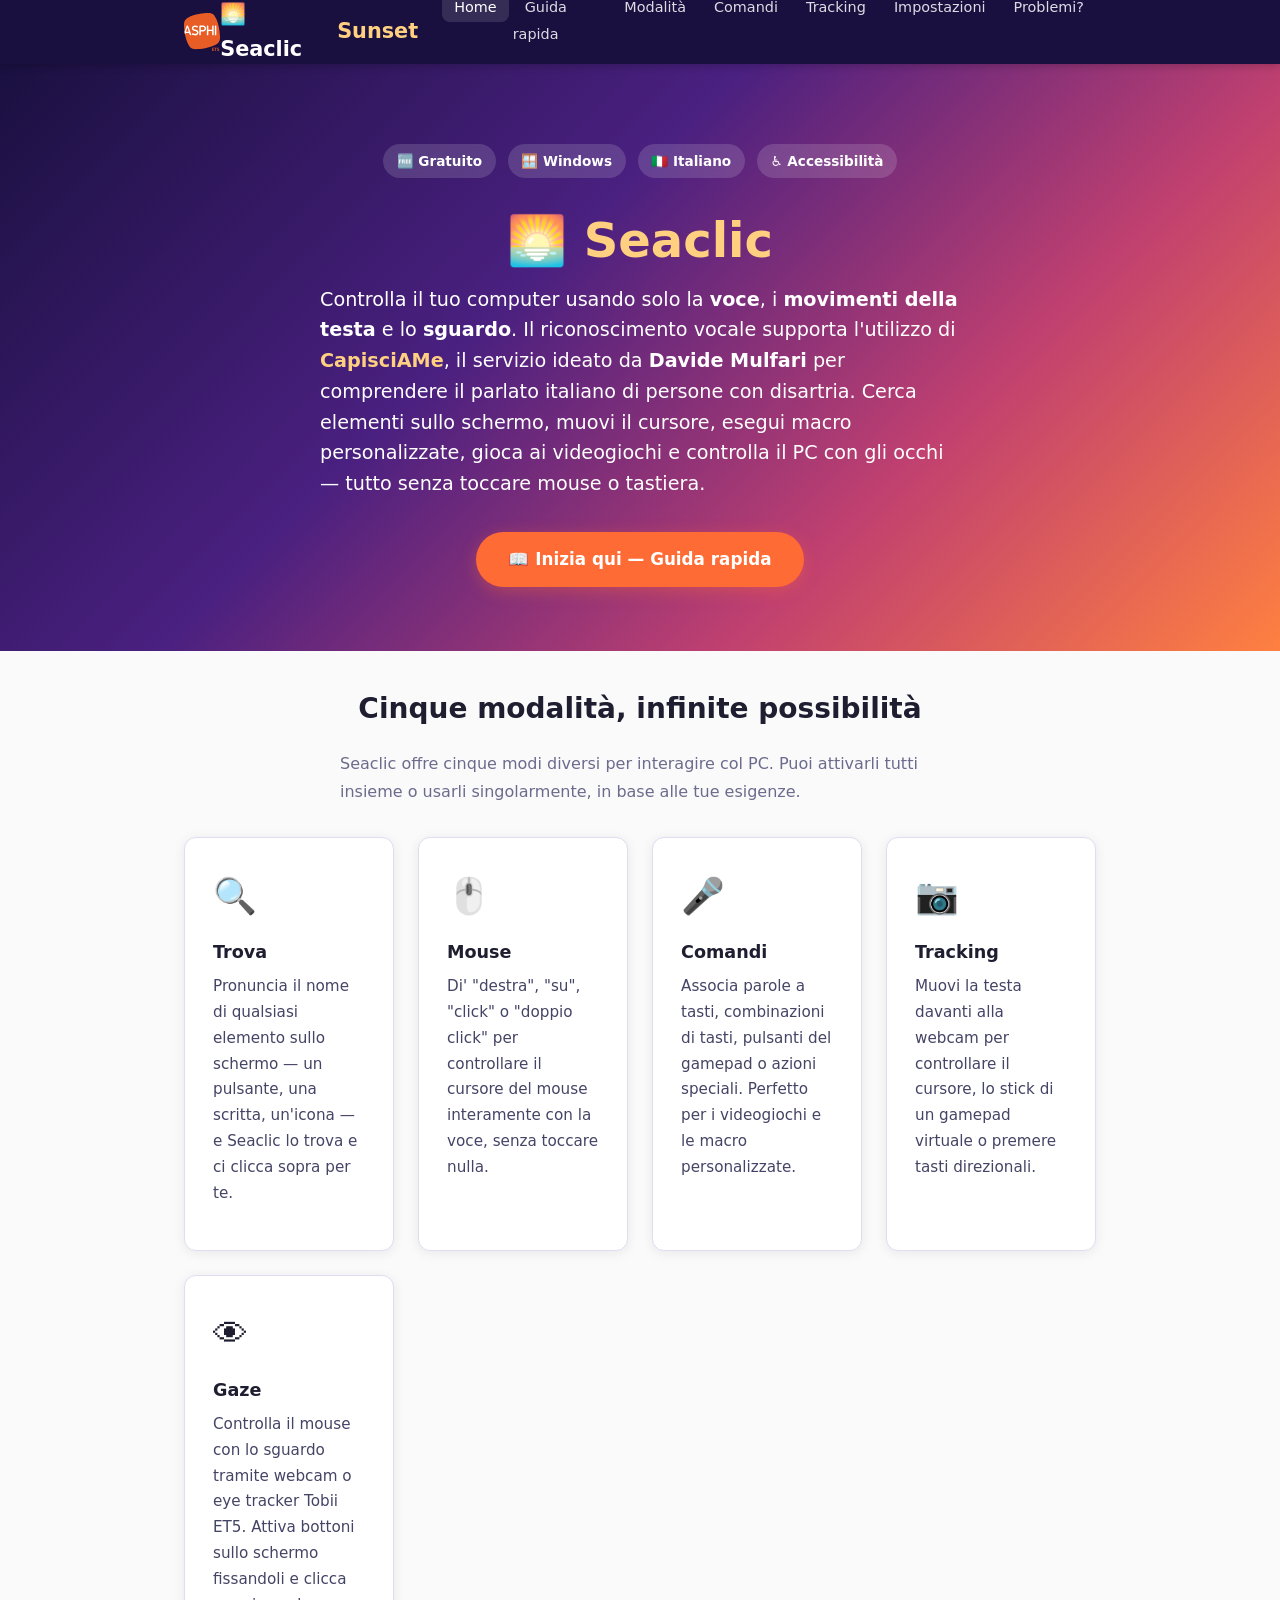
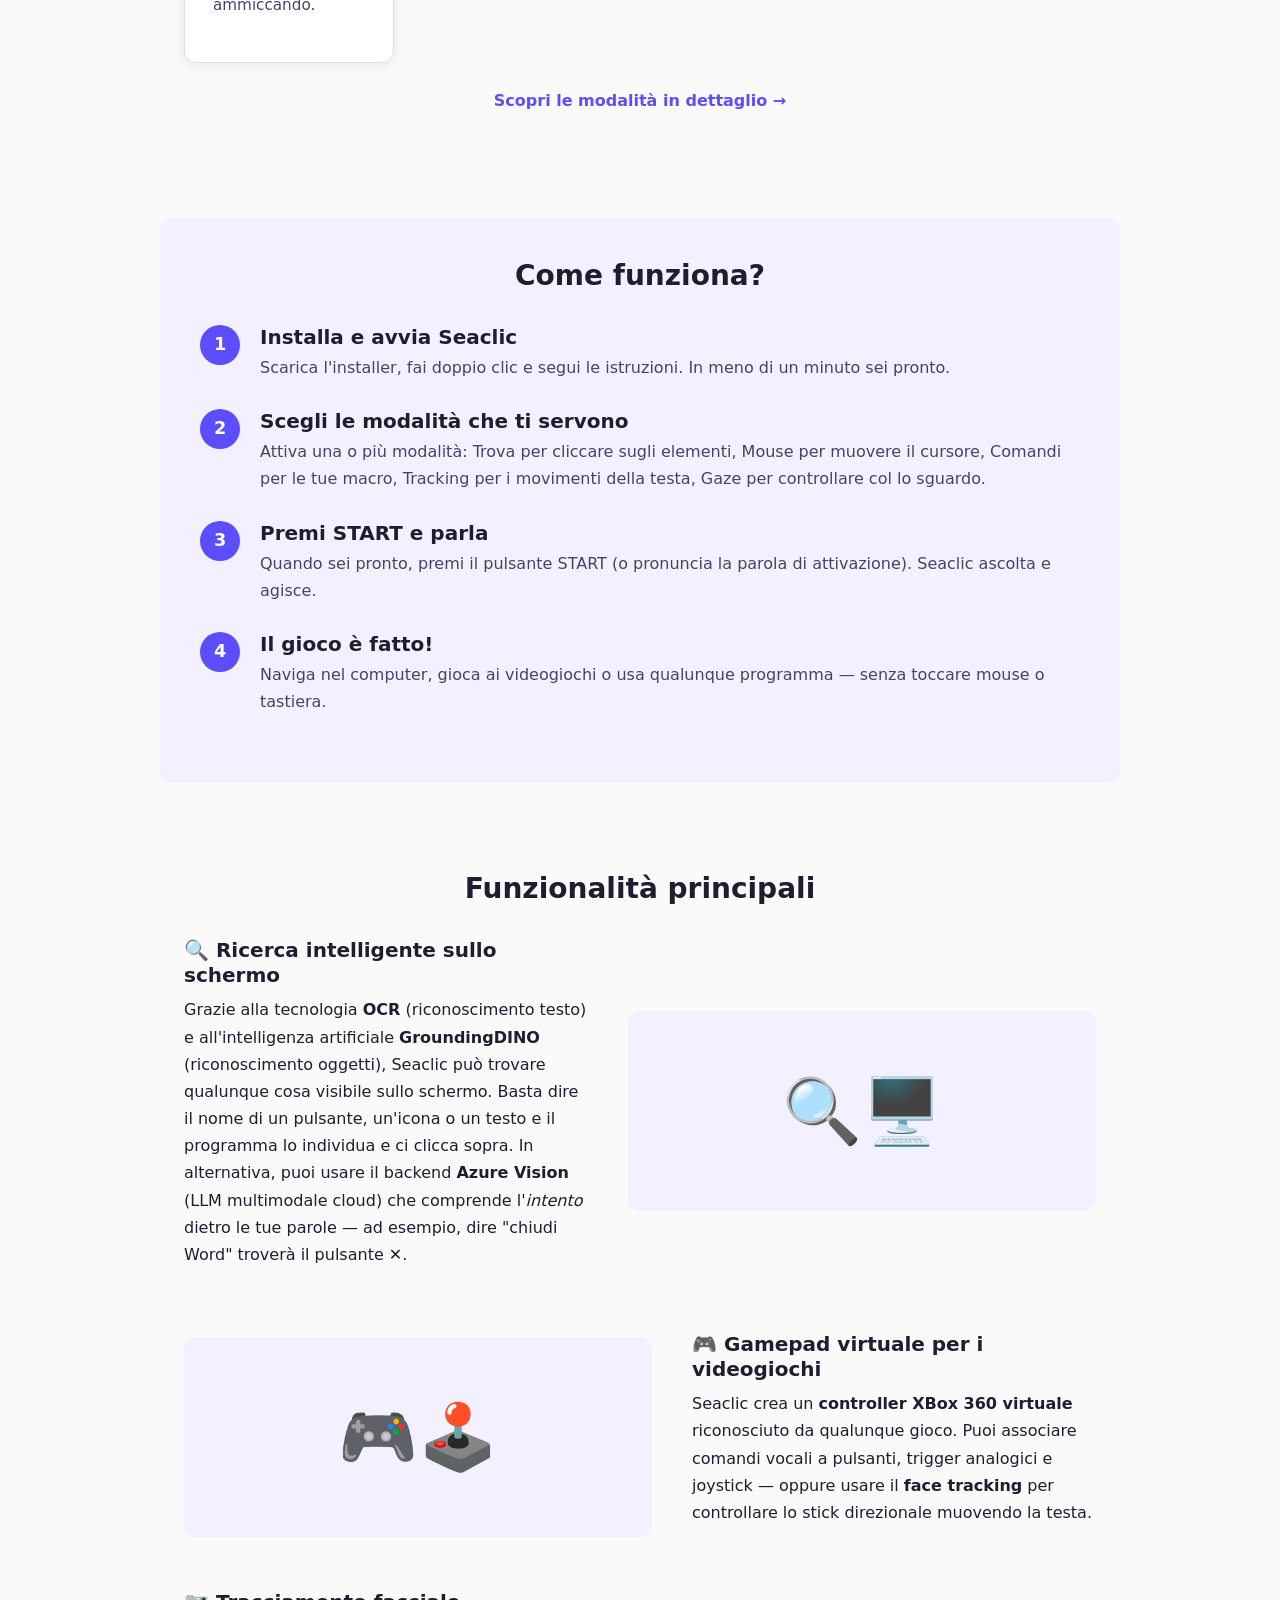
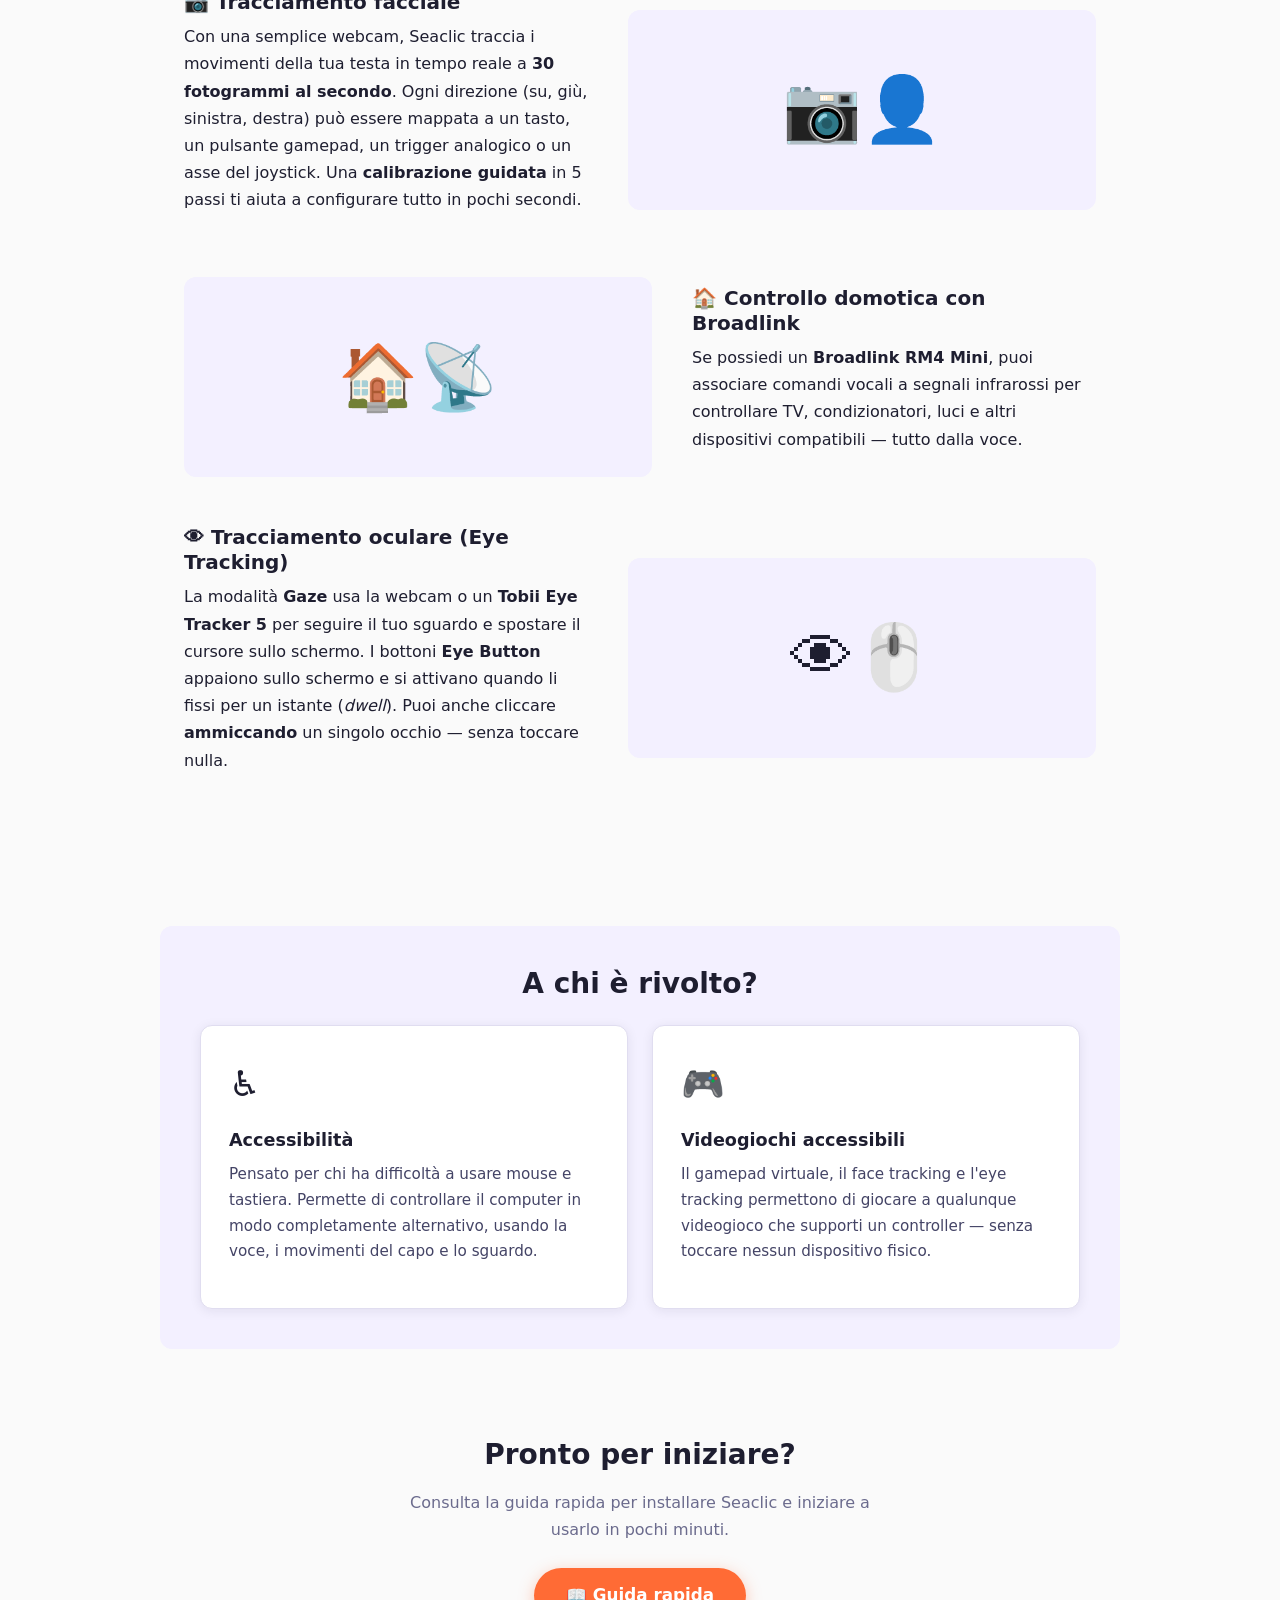
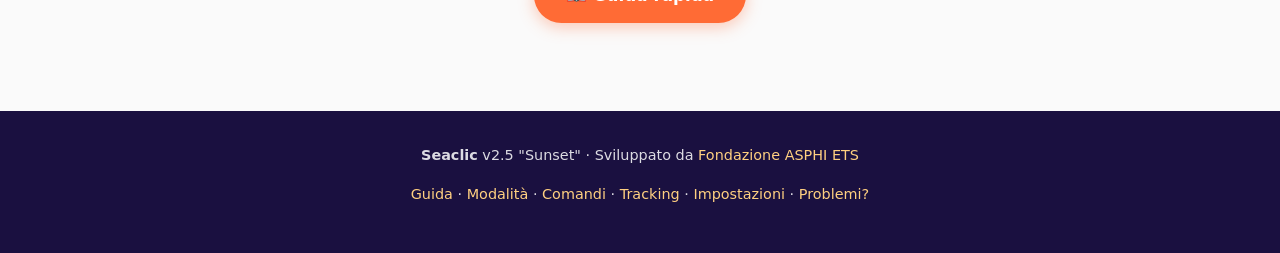
<file: index.html>
<!DOCTYPE html>
<html lang="it">
<head>
  <meta charset="UTF-8">
  <meta name="viewport" content="width=device-width, initial-scale=1.0">
  <title>Seaclic — Controlla il computer con la voce</title>
  <meta name="description" content="Seaclic è un assistente vocale per l'accessibilità che usa il riconoscimento vocale CapisciAMe di Davide Mulfari: controlla il PC con la voce, cerca elementi sullo schermo, muovi il cursore, usa comandi personalizzati, tracciamento facciale e tracciamento oculare (eye tracking).">
  <link rel="stylesheet" href="css/style.css">
</head>
<body>

<a class="skip-link" href="#main-content">Vai al contenuto principale</a>

<!-- ═══ NAVIGAZIONE ══════════════════════════════════════════ -->
<nav class="nav" role="navigation" aria-label="Navigazione principale">
  <div class="nav__inner">
    <a class="nav__asphi" href="https://www.asphi.it/" target="_blank" rel="noopener" aria-label="Fondazione ASPHI ETS"><img src="img/ASPHI_logo.svg" alt="ASPHI" class="nav__logo"></a>
    <a class="nav__brand" href="index.html">🌅 Seaclic <span>Sunset</span></a>
    <button class="nav__toggle" aria-label="Apri menu" aria-expanded="false">☰</button>
    <ul class="nav__links" role="list">
      <li><a href="index.html" class="active">Home</a></li>
      <li><a href="guida.html">Guida rapida</a></li>
      <li><a href="modalita.html">Modalità</a></li>
      <li><a href="comandi.html">Comandi</a></li>
      <li><a href="tracking.html">Tracking</a></li>
      <li><a href="impostazioni.html">Impostazioni</a></li>
      <li><a href="problemi.html">Problemi?</a></li>
    </ul>
  </div>
</nav>

<main id="main-content">

<!-- ═══ HERO ═════════════════════════════════════════════════ -->
<header class="hero">
  <div class="hero__badges">
    <span class="badge">🆓 Gratuito</span>
    <span class="badge">🪟 Windows</span>
    <span class="badge">🇮🇹 Italiano</span>
    <span class="badge">♿ Accessibilità</span>
  </div>
  <h1>🌅 <span>Seaclic</span></h1>
  <p class="hero__sub">
    Controlla il tuo computer usando solo la <strong>voce</strong>, i <strong>movimenti della testa</strong>
    e lo <strong>sguardo</strong>.
    Il riconoscimento vocale supporta l'utilizzo di
    <a href="https://www.maketocare.it/story/capisciame" target="_blank" rel="noopener" style="color:var(--clr-sunset-5)"><strong>CapisciAMe</strong></a>,
    il servizio ideato da <strong>Davide Mulfari</strong> per comprendere il parlato italiano di persone con disartria.
    Cerca elementi sullo schermo, muovi il cursore, esegui macro personalizzate, gioca ai videogiochi
    e controlla il PC con gli occhi — tutto senza toccare mouse o tastiera.
  </p>
  <a class="hero__cta" href="guida.html">📖 Inizia qui — Guida rapida</a>
</header>

<!-- ═══ LE 4 MODALITÀ ════════════════════════════════════════ -->
<section class="container section">
  <h2 class="text-center" style="margin-bottom:1.5rem">Cinque modalità, infinite possibilità</h2>
  <p class="text-muted" style="max-width:600px;margin:0 auto 2rem">
    Seaclic offre cinque modi diversi per interagire col PC. Puoi attivarli tutti insieme o usarli singolarmente, in base alle tue esigenze.
  </p>

  <div class="cards cards--5">
    <div class="card">
      <div class="card__icon">🔍</div>
      <div class="card__title">Trova</div>
      <p class="card__text">
        Pronuncia il nome di qualsiasi elemento sullo schermo — un pulsante, una scritta, un'icona — e Seaclic lo trova e ci clicca sopra per te.
      </p>
    </div>
    <div class="card">
      <div class="card__icon">🖱️</div>
      <div class="card__title">Mouse</div>
      <p class="card__text">
        Di' "destra", "su", "click" o "doppio click" per controllare il cursore del mouse interamente con la voce, senza toccare nulla.
      </p>
    </div>
    <div class="card">
      <div class="card__icon">🎤</div>
      <div class="card__title">Comandi</div>
      <p class="card__text">
        Associa parole a tasti, combinazioni di tasti, pulsanti del gamepad o azioni speciali. Perfetto per i videogiochi e le macro personalizzate.
      </p>
    </div>
    <div class="card">
      <div class="card__icon">📷</div>
      <div class="card__title">Tracking</div>
      <p class="card__text">
        Muovi la testa davanti alla webcam per controllare il cursore, lo stick di un gamepad virtuale o premere tasti direzionali.
      </p>
    </div>
    <div class="card">
      <div class="card__icon">👁</div>
      <div class="card__title">Gaze</div>
      <p class="card__text">
        Controlla il mouse con lo sguardo tramite webcam o eye tracker Tobii ET5. Attiva bottoni sullo schermo fissandoli e clicca ammiccando.
      </p>
    </div>
  </div>

  <p class="text-center" style="margin-top:1.5rem">
    <a href="modalita.html" style="font-weight:600">Scopri le modalità in dettaglio →</a>
  </p>
</section>

<!-- ═══ COME FUNZIONA ════════════════════════════════════════ -->
<section class="container section" style="background:var(--clr-surface-2);border-radius:var(--radius);padding:2.5rem">
  <h2 class="text-center" style="margin-bottom:2rem">Come funziona?</h2>
  <div class="steps">
    <div class="step">
      <div class="step__body">
        <h3>Installa e avvia Seaclic</h3>
        <p>Scarica l'installer, fai doppio clic e segui le istruzioni. In meno di un minuto sei pronto.</p>
      </div>
    </div>
    <div class="step">
      <div class="step__body">
        <h3>Scegli le modalità che ti servono</h3>
        <p>Attiva una o più modalità: Trova per cliccare sugli elementi, Mouse per muovere il cursore, Comandi per le tue macro, Tracking per i movimenti della testa, Gaze per controllare col lo sguardo.</p>
      </div>
    </div>
    <div class="step">
      <div class="step__body">
        <h3>Premi START e parla</h3>
        <p>Quando sei pronto, premi il pulsante START (o pronuncia la parola di attivazione). Seaclic ascolta e agisce.</p>
      </div>
    </div>
    <div class="step">
      <div class="step__body">
        <h3>Il gioco è fatto!</h3>
        <p>Naviga nel computer, gioca ai videogiochi o usa qualunque programma — senza toccare mouse o tastiera.</p>
      </div>
    </div>
  </div>
</section>

<!-- ═══ FEATURE HIGHLIGHTS ═══════════════════════════════════ -->
<section class="container section">
  <h2 class="text-center" style="margin-bottom:2rem">Funzionalità principali</h2>

  <div class="feature-row">
    <div class="feature-row__content">
      <h3>🔍 Ricerca intelligente sullo schermo</h3>
      <p>
        Grazie alla tecnologia <strong>OCR</strong> (riconoscimento testo) e all'intelligenza artificiale
        <strong>GroundingDINO</strong> (riconoscimento oggetti), Seaclic può trovare qualunque cosa visibile sullo schermo.
        Basta dire il nome di un pulsante, un'icona o un testo e il programma lo individua e ci clicca sopra.
        In alternativa, puoi usare il backend <strong>Azure Vision</strong> (LLM multimodale cloud)
        che comprende l'<em>intento</em> dietro le tue parole — ad esempio, dire "chiudi Word" troverà il pulsante ✕.
      </p>
    </div>
    <div class="feature-row__media">🔍🖥️</div>
  </div>

  <div class="feature-row feature-row--reverse">
    <div class="feature-row__content">
      <h3>🎮 Gamepad virtuale per i videogiochi</h3>
      <p>
        Seaclic crea un <strong>controller XBox 360 virtuale</strong> riconosciuto da qualunque gioco.
        Puoi associare comandi vocali a pulsanti, trigger analogici e joystick — oppure usare il <strong>face tracking</strong>
        per controllare lo stick direzionale muovendo la testa.
      </p>
    </div>
    <div class="feature-row__media">🎮🕹️</div>
  </div>

  <div class="feature-row">
    <div class="feature-row__content">
      <h3>📷 Tracciamento facciale</h3>
      <p>
        Con una semplice webcam, Seaclic traccia i movimenti della tua testa in tempo reale a <strong>30 fotogrammi al secondo</strong>.
        Ogni direzione (su, giù, sinistra, destra) può essere mappata a un tasto, un pulsante gamepad, un trigger analogico
        o un asse del joystick. Una <strong>calibrazione guidata</strong> in 5 passi ti aiuta a configurare tutto in pochi secondi.
      </p>
    </div>
    <div class="feature-row__media">📷👤</div>
  </div>

  <div class="feature-row feature-row--reverse">
    <div class="feature-row__content">
      <h3>🏠 Controllo domotica con Broadlink</h3>
      <p>
        Se possiedi un <strong>Broadlink RM4 Mini</strong>, puoi associare comandi vocali a segnali infrarossi
        per controllare TV, condizionatori, luci e altri dispositivi compatibili — tutto dalla voce.
      </p>
    </div>
    <div class="feature-row__media">🏠📡</div>
  </div>

  <div class="feature-row">
    <div class="feature-row__content">
      <h3>👁 Tracciamento oculare (Eye Tracking)</h3>
      <p>
        La modalità <strong>Gaze</strong> usa la webcam o un <strong>Tobii Eye Tracker 5</strong>
        per seguire il tuo sguardo e spostare il cursore sullo schermo.
        I bottoni <strong>Eye Button</strong> appaiono sullo schermo e si attivano quando li fissi per un istante (<em>dwell</em>).
        Puoi anche cliccare <strong>ammiccando</strong> un singolo occhio — senza toccare nulla.
      </p>
    </div>
    <div class="feature-row__media">👁🖱️</div>
  </div>
</section>

<!-- ═══ A CHI È RIVOLTO ══════════════════════════════════════ -->
<section class="container section" style="background:var(--clr-surface-2);border-radius:var(--radius);padding:2.5rem">
  <h2 class="text-center" style="margin-bottom:1.5rem">A chi è rivolto?</h2>
  <div class="cards cards--2">
    <div class="card">
      <div class="card__icon">♿</div>
      <div class="card__title">Accessibilità</div>
      <p class="card__text">
        Pensato per chi ha difficoltà a usare mouse e tastiera. Permette di controllare il computer
        in modo completamente alternativo, usando la voce, i movimenti del capo e lo sguardo.
      </p>
    </div>
    <div class="card">
      <div class="card__icon">🎮</div>
      <div class="card__title">Videogiochi accessibili</div>
      <p class="card__text">
        Il gamepad virtuale, il face tracking e l'eye tracking permettono di giocare a qualunque videogioco
        che supporti un controller — senza toccare nessun dispositivo fisico.
      </p>
    </div>
  </div>
</section>

<!-- ═══ CTA FINALE ═══════════════════════════════════════════ -->
<section class="container section text-center">
  <h2>Pronto per iniziare?</h2>
  <p class="text-muted" style="max-width:500px;margin:.5rem auto 1.5rem">
    Consulta la guida rapida per installare Seaclic e iniziare a usarlo in pochi minuti.
  </p>
  <a class="hero__cta" href="guida.html">📖 Guida rapida</a>
</section>

</main>

<!-- ═══ FOOTER ═══════════════════════════════════════════════ -->
<footer class="footer">
  <p>
    <strong>Seaclic</strong> v2.5 "Sunset" · Sviluppato da
    <a href="https://www.asphi.it/" target="_blank" rel="noopener">Fondazione ASPHI ETS</a>
  </p>
  <p style="margin-top:.5rem">
    <a href="guida.html">Guida</a> · <a href="modalita.html">Modalità</a> · <a href="comandi.html">Comandi</a> ·
    <a href="tracking.html">Tracking</a> · <a href="impostazioni.html">Impostazioni</a> · <a href="problemi.html">Problemi?</a>
  </p>
</footer>

<script src="js/main.js"></script>
</body>
</html>
</file>
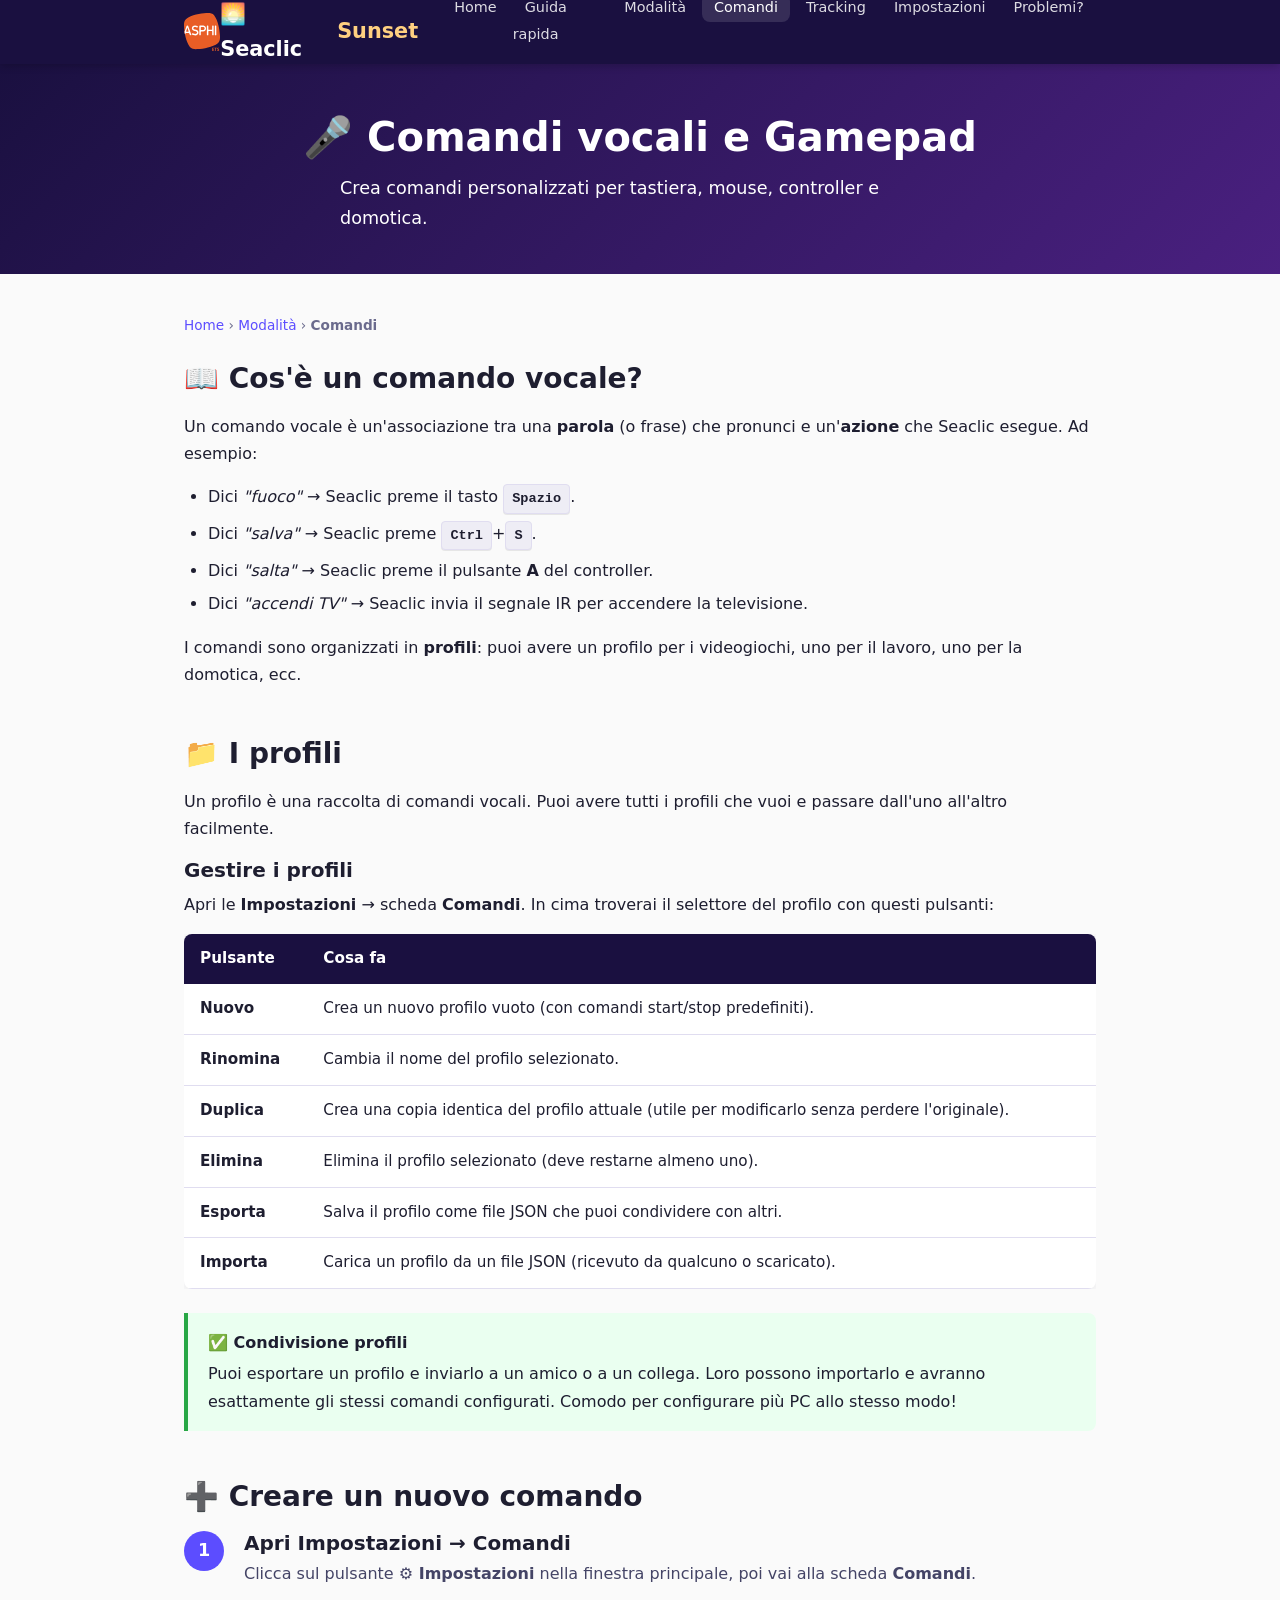
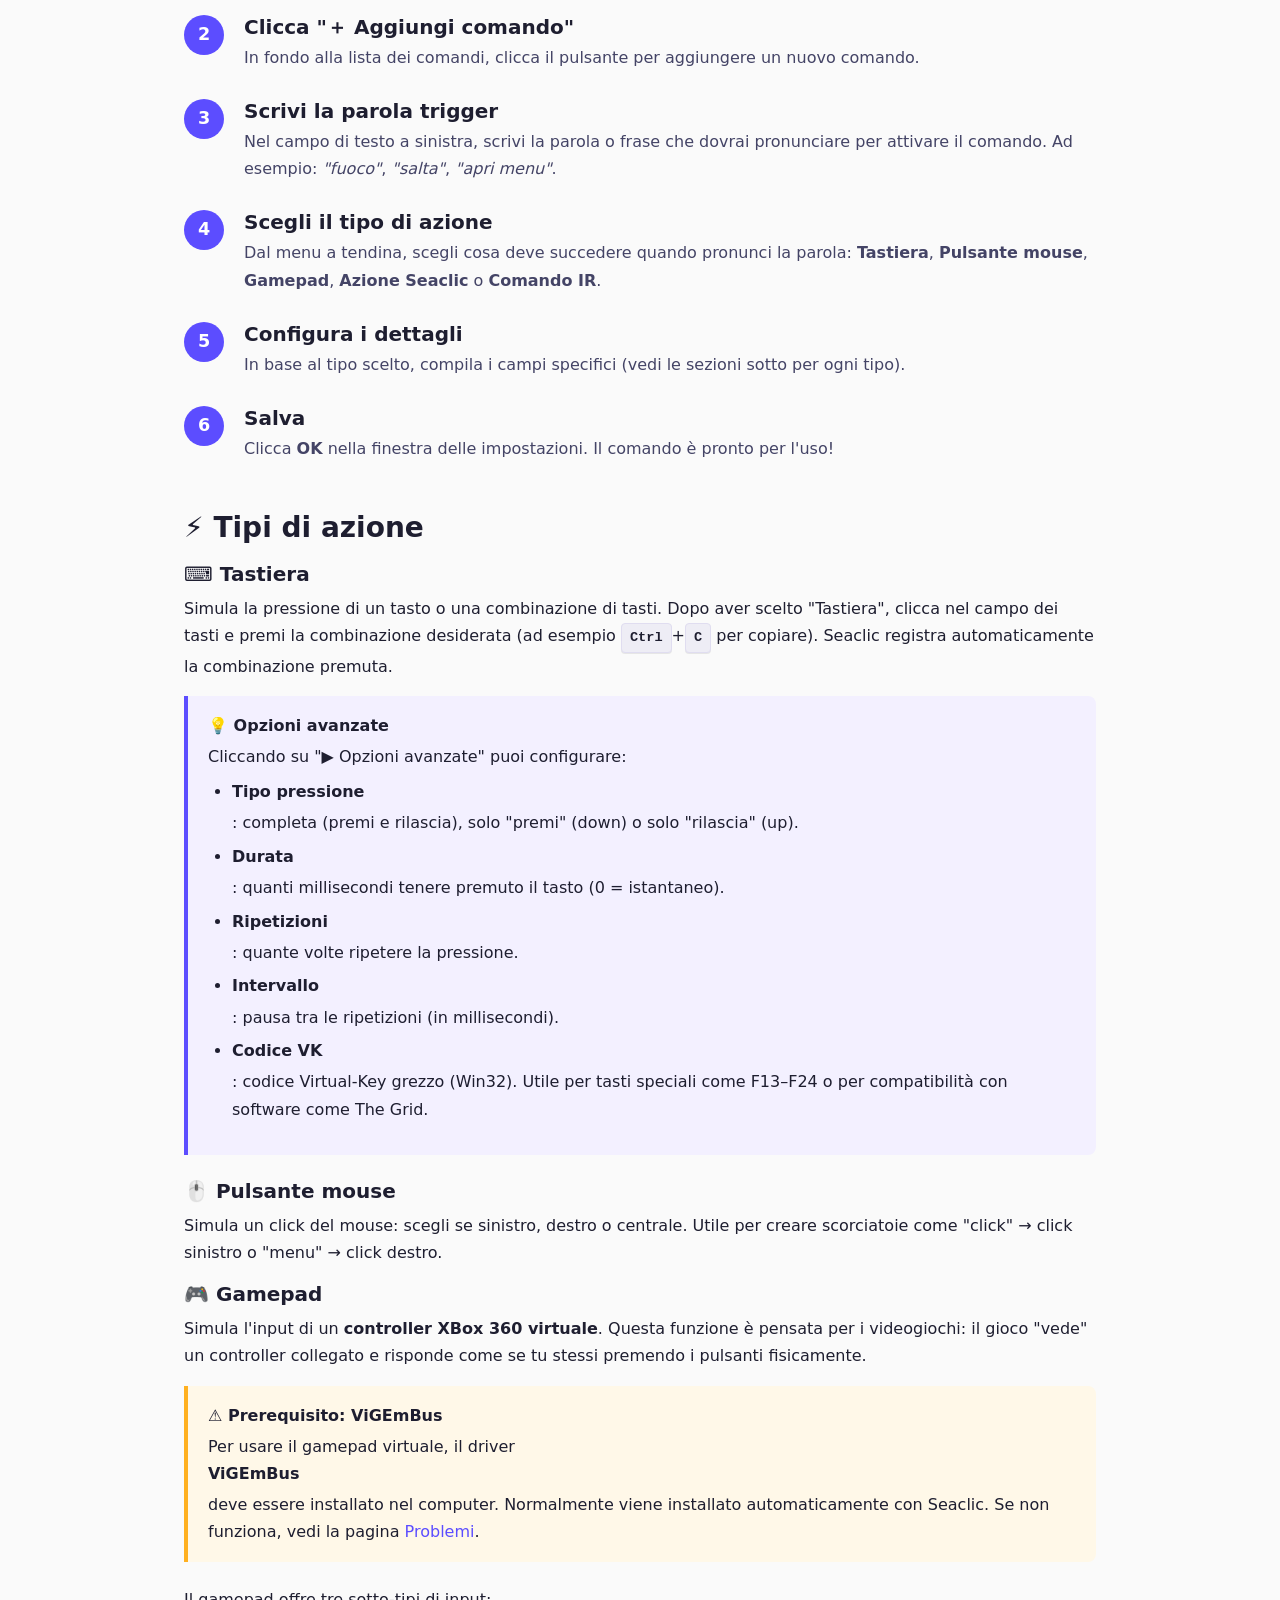
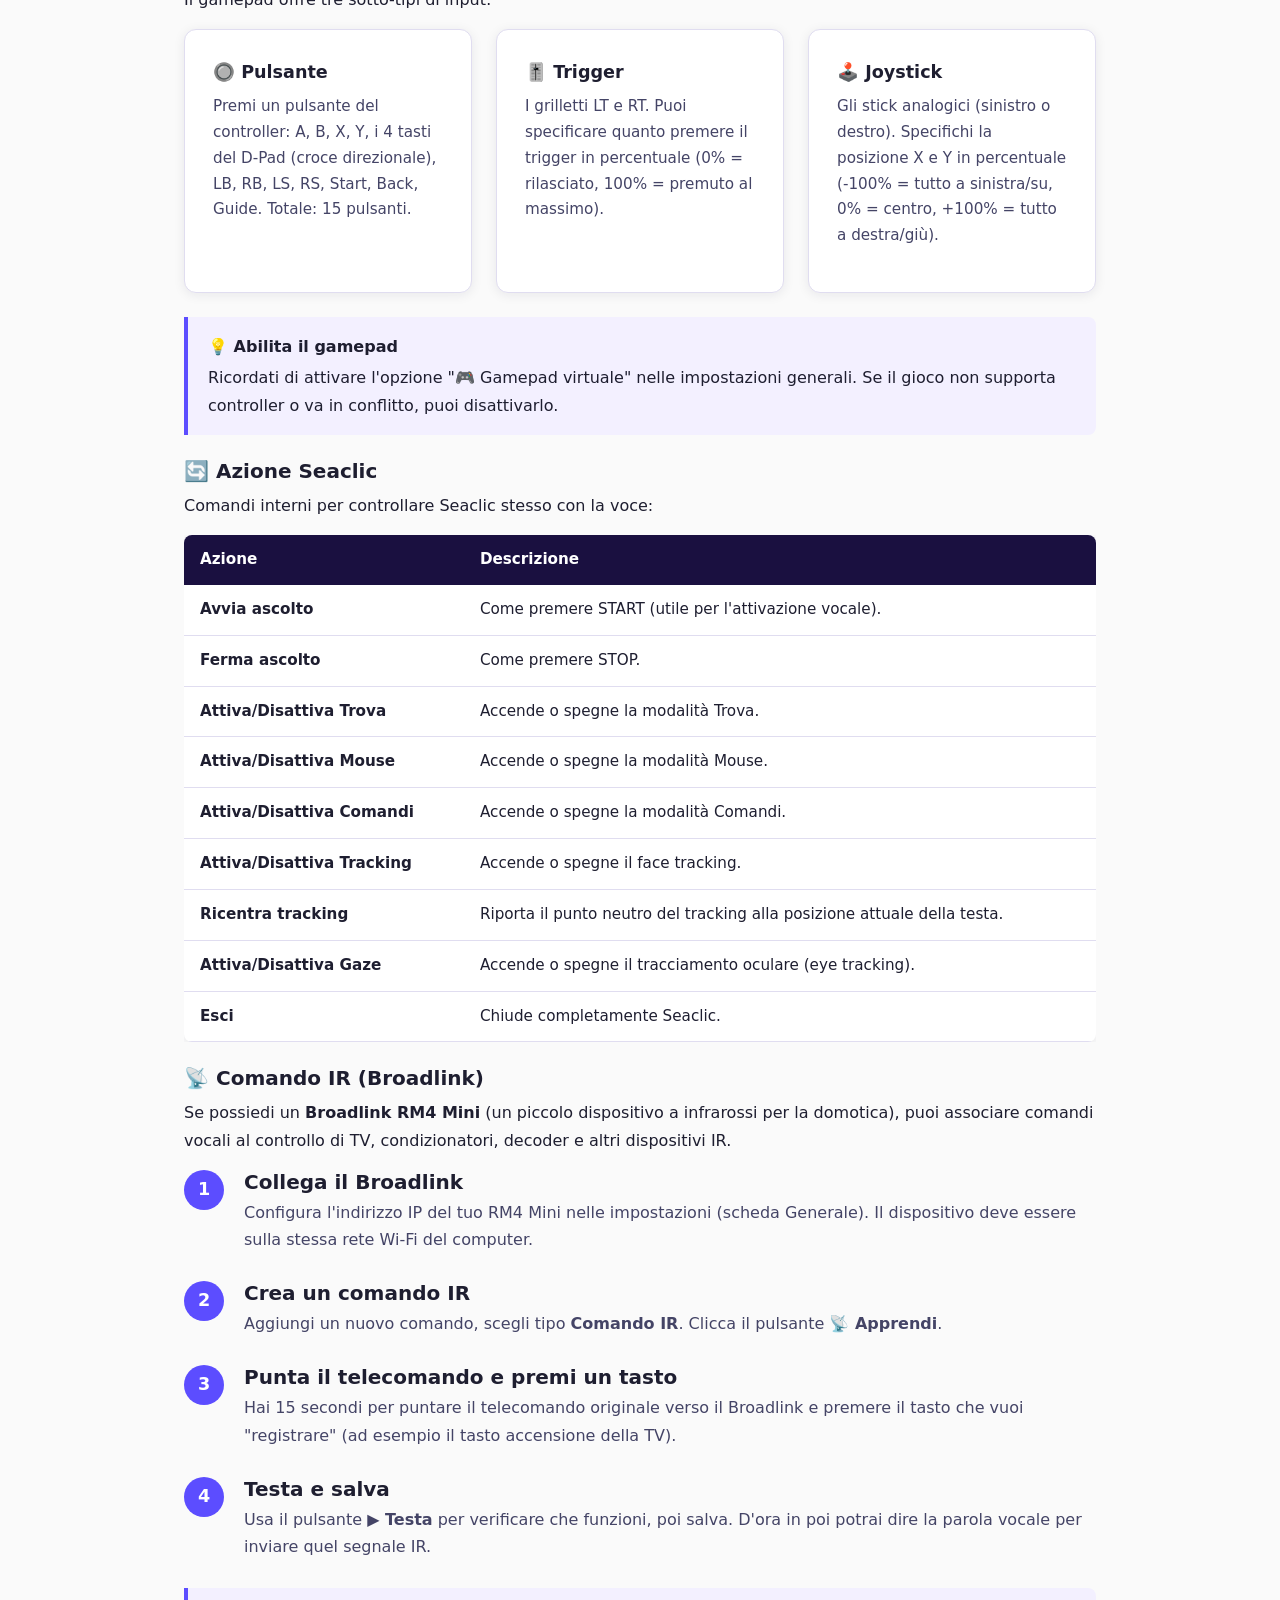
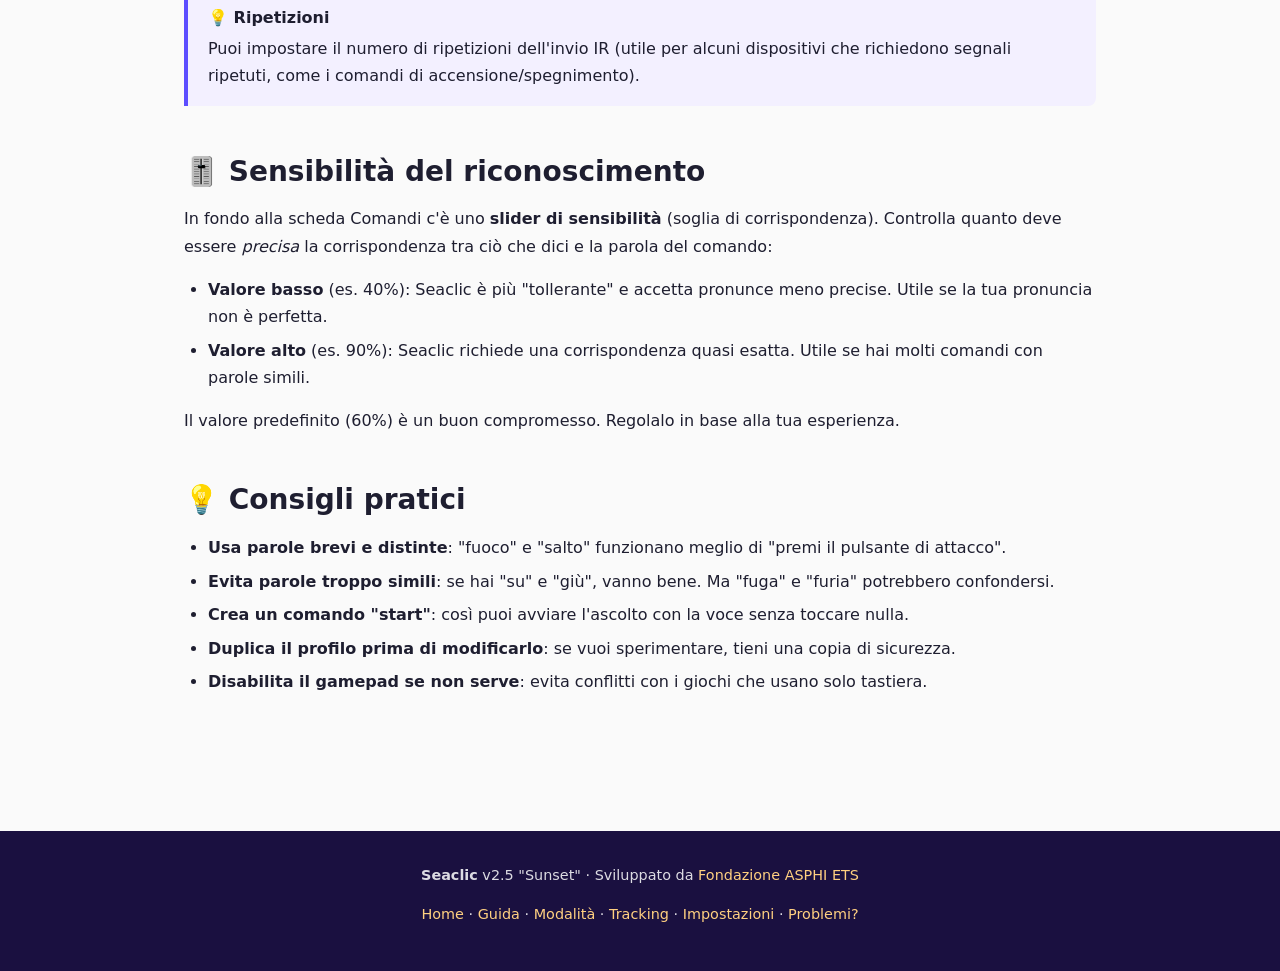
<file: comandi.html>
<!DOCTYPE html>
<html lang="it">
<head>
  <meta charset="UTF-8">
  <meta name="viewport" content="width=device-width, initial-scale=1.0">
  <title>Comandi vocali e Gamepad — Seaclic</title>
  <meta name="description" content="Come creare, gestire e usare i comandi vocali personalizzati in Seaclic, inclusi i profili, il gamepad virtuale e i comandi IR.">
  <link rel="stylesheet" href="css/style.css">
</head>
<body>

<a class="skip-link" href="#main-content">Vai al contenuto principale</a>

<nav class="nav" role="navigation" aria-label="Navigazione principale">
  <div class="nav__inner">
    <a class="nav__asphi" href="https://www.asphi.it/" target="_blank" rel="noopener" aria-label="Fondazione ASPHI ETS"><img src="img/ASPHI_logo.svg" alt="ASPHI" class="nav__logo"></a>
    <a class="nav__brand" href="index.html">🌅 Seaclic <span>Sunset</span></a>
    <button class="nav__toggle" aria-label="Apri menu" aria-expanded="false">☰</button>
    <ul class="nav__links" role="list">
      <li><a href="index.html">Home</a></li>
      <li><a href="guida.html">Guida rapida</a></li>
      <li><a href="modalita.html">Modalità</a></li>
      <li><a href="comandi.html" class="active">Comandi</a></li>
      <li><a href="tracking.html">Tracking</a></li>
      <li><a href="impostazioni.html">Impostazioni</a></li>
      <li><a href="problemi.html">Problemi?</a></li>
    </ul>
  </div>
</nav>

<main id="main-content">

<header class="page-header">
  <h1>🎤 Comandi vocali e Gamepad</h1>
  <p>Crea comandi personalizzati per tastiera, mouse, controller e domotica.</p>
</header>

<div class="container">
  <nav class="breadcrumb" aria-label="Percorso">
    <a href="index.html">Home</a> › <a href="modalita.html">Modalità</a> › <strong>Comandi</strong>
  </nav>

  <!-- ═══ PANORAMICA ═══════════════════════════════════════════ -->
  <section class="section" id="panoramica">
    <h2>📖 Cos'è un comando vocale?</h2>
    <p>
      Un comando vocale è un'associazione tra una <strong>parola</strong> (o frase) che pronunci
      e un'<strong>azione</strong> che Seaclic esegue. Ad esempio:
    </p>
    <ul>
      <li>Dici <em>"fuoco"</em> → Seaclic preme il tasto <kbd>Spazio</kbd>.</li>
      <li>Dici <em>"salva"</em> → Seaclic preme <kbd>Ctrl</kbd>+<kbd>S</kbd>.</li>
      <li>Dici <em>"salta"</em> → Seaclic preme il pulsante <strong>A</strong> del controller.</li>
      <li>Dici <em>"accendi TV"</em> → Seaclic invia il segnale IR per accendere la televisione.</li>
    </ul>
    <p>
      I comandi sono organizzati in <strong>profili</strong>: puoi avere un profilo per i videogiochi,
      uno per il lavoro, uno per la domotica, ecc.
    </p>
  </section>

  <!-- ═══ PROFILI ══════════════════════════════════════════════ -->
  <section class="section" id="profili">
    <h2>📁 I profili</h2>

    <p>
      Un profilo è una raccolta di comandi vocali. Puoi avere tutti i profili che vuoi e passare
      dall'uno all'altro facilmente.
    </p>

    <h3>Gestire i profili</h3>
    <p>
      Apri le <strong>Impostazioni</strong> → scheda <strong>Comandi</strong>.
      In cima troverai il selettore del profilo con questi pulsanti:
    </p>

    <div class="table-wrap">
      <table>
        <thead>
          <tr><th>Pulsante</th><th>Cosa fa</th></tr>
        </thead>
        <tbody>
          <tr><td><strong>Nuovo</strong></td><td>Crea un nuovo profilo vuoto (con comandi start/stop predefiniti).</td></tr>
          <tr><td><strong>Rinomina</strong></td><td>Cambia il nome del profilo selezionato.</td></tr>
          <tr><td><strong>Duplica</strong></td><td>Crea una copia identica del profilo attuale (utile per modificarlo senza perdere l'originale).</td></tr>
          <tr><td><strong>Elimina</strong></td><td>Elimina il profilo selezionato (deve restarne almeno uno).</td></tr>
          <tr><td><strong>Esporta</strong></td><td>Salva il profilo come file JSON che puoi condividere con altri.</td></tr>
          <tr><td><strong>Importa</strong></td><td>Carica un profilo da un file JSON (ricevuto da qualcuno o scaricato).</td></tr>
        </tbody>
      </table>
    </div>

    <div class="info-box info-box--success">
      <strong>✅ Condivisione profili</strong>
      Puoi esportare un profilo e inviarlo a un amico o a un collega. Loro possono importarlo
      e avranno esattamente gli stessi comandi configurati. Comodo per configurare più PC allo stesso modo!
    </div>
  </section>

  <!-- ═══ CREARE UN COMANDO ═══════════════════════════════════ -->
  <section class="section" id="creare-comando">
    <h2>➕ Creare un nuovo comando</h2>

    <div class="steps">
      <div class="step">
        <div class="step__body">
          <h3>Apri Impostazioni → Comandi</h3>
          <p>Clicca sul pulsante <strong>⚙ Impostazioni</strong> nella finestra principale, poi vai alla scheda <strong>Comandi</strong>.</p>
        </div>
      </div>
      <div class="step">
        <div class="step__body">
          <h3>Clicca "＋ Aggiungi comando"</h3>
          <p>In fondo alla lista dei comandi, clicca il pulsante per aggiungere un nuovo comando.</p>
        </div>
      </div>
      <div class="step">
        <div class="step__body">
          <h3>Scrivi la parola trigger</h3>
          <p>
            Nel campo di testo a sinistra, scrivi la parola o frase che dovrai pronunciare per attivare il comando.
            Ad esempio: <em>"fuoco"</em>, <em>"salta"</em>, <em>"apri menu"</em>.
          </p>
        </div>
      </div>
      <div class="step">
        <div class="step__body">
          <h3>Scegli il tipo di azione</h3>
          <p>
            Dal menu a tendina, scegli cosa deve succedere quando pronunci la parola:
            <strong>Tastiera</strong>, <strong>Pulsante mouse</strong>, <strong>Gamepad</strong>,
            <strong>Azione Seaclic</strong> o <strong>Comando IR</strong>.
          </p>
        </div>
      </div>
      <div class="step">
        <div class="step__body">
          <h3>Configura i dettagli</h3>
          <p>In base al tipo scelto, compila i campi specifici (vedi le sezioni sotto per ogni tipo).</p>
        </div>
      </div>
      <div class="step">
        <div class="step__body">
          <h3>Salva</h3>
          <p>Clicca <strong>OK</strong> nella finestra delle impostazioni. Il comando è pronto per l'uso!</p>
        </div>
      </div>
    </div>
  </section>

  <!-- ═══ TIPI DI AZIONE ══════════════════════════════════════ -->
  <section class="section" id="tipi-azione">
    <h2>⚡ Tipi di azione</h2>

    <!-- Tastiera -->
    <h3 id="tastiera">⌨️ Tastiera</h3>
    <p>
      Simula la pressione di un tasto o una combinazione di tasti. Dopo aver scelto "Tastiera",
      clicca nel campo dei tasti e premi la combinazione desiderata (ad esempio <kbd>Ctrl</kbd>+<kbd>C</kbd>
      per copiare). Seaclic registra automaticamente la combinazione premuta.
    </p>
    <div class="info-box">
      <strong>💡 Opzioni avanzate</strong>
      Cliccando su "▶ Opzioni avanzate" puoi configurare:
      <ul style="margin-top:.5rem">
        <li><strong>Tipo pressione</strong>: completa (premi e rilascia), solo "premi" (down) o solo "rilascia" (up).</li>
        <li><strong>Durata</strong>: quanti millisecondi tenere premuto il tasto (0 = istantaneo).</li>
        <li><strong>Ripetizioni</strong>: quante volte ripetere la pressione.</li>
        <li><strong>Intervallo</strong>: pausa tra le ripetizioni (in millisecondi).</li>
        <li><strong>Codice VK</strong>: codice Virtual-Key grezzo (Win32). Utile per tasti speciali come F13–F24 o per compatibilità con software come The Grid.</li>
      </ul>
    </div>

    <!-- Mouse -->
    <h3 id="mouse-button">🖱️ Pulsante mouse</h3>
    <p>
      Simula un click del mouse: scegli se sinistro, destro o centrale. Utile per creare scorciatoie
      come "click" → click sinistro o "menu" → click destro.
    </p>

    <!-- Gamepad -->
    <h3 id="gamepad">🎮 Gamepad</h3>
    <p>
      Simula l'input di un <strong>controller XBox 360 virtuale</strong>. Questa funzione è pensata
      per i videogiochi: il gioco "vede" un controller collegato e risponde come se tu stessi premendo
      i pulsanti fisicamente.
    </p>

    <div class="info-box info-box--warning">
      <strong>⚠️ Prerequisito: ViGEmBus</strong>
      Per usare il gamepad virtuale, il driver <strong>ViGEmBus</strong> deve essere installato nel computer.
      Normalmente viene installato automaticamente con Seaclic. Se non funziona,
      vedi la pagina <a href="problemi.html">Problemi</a>.
    </div>

    <p>Il gamepad offre tre sotto-tipi di input:</p>

    <div class="cards cards--2" style="margin-bottom:1.5rem">
      <div class="card">
        <div class="card__title">🔘 Pulsante</div>
        <p class="card__text">
          Premi un pulsante del controller: A, B, X, Y, i 4 tasti del D-Pad (croce direzionale),
          LB, RB, LS, RS, Start, Back, Guide. Totale: 15 pulsanti.
        </p>
      </div>
      <div class="card">
        <div class="card__title">🎚️ Trigger</div>
        <p class="card__text">
          I grilletti LT e RT. Puoi specificare quanto premere il trigger in percentuale (0% = rilasciato, 100% = premuto al massimo).
        </p>
      </div>
      <div class="card">
        <div class="card__title">🕹️ Joystick</div>
        <p class="card__text">
          Gli stick analogici (sinistro o destro). Specifichi la posizione X e Y in percentuale
          (-100% = tutto a sinistra/su, 0% = centro, +100% = tutto a destra/giù).
        </p>
      </div>
    </div>

    <div class="info-box">
      <strong>💡 Abilita il gamepad</strong>
      Ricordati di attivare l'opzione "🎮 Gamepad virtuale" nelle impostazioni generali.
      Se il gioco non supporta controller o va in conflitto, puoi disattivarlo.
    </div>

    <!-- Azione Seaclic -->
    <h3 id="seaclic-action">🔄 Azione Seaclic</h3>
    <p>
      Comandi interni per controllare Seaclic stesso con la voce:
    </p>
    <div class="table-wrap">
      <table>
        <thead>
          <tr><th>Azione</th><th>Descrizione</th></tr>
        </thead>
        <tbody>
          <tr><td><strong>Avvia ascolto</strong></td><td>Come premere START (utile per l'attivazione vocale).</td></tr>
          <tr><td><strong>Ferma ascolto</strong></td><td>Come premere STOP.</td></tr>
          <tr><td><strong>Attiva/Disattiva Trova</strong></td><td>Accende o spegne la modalità Trova.</td></tr>
          <tr><td><strong>Attiva/Disattiva Mouse</strong></td><td>Accende o spegne la modalità Mouse.</td></tr>
          <tr><td><strong>Attiva/Disattiva Comandi</strong></td><td>Accende o spegne la modalità Comandi.</td></tr>
          <tr><td><strong>Attiva/Disattiva Tracking</strong></td><td>Accende o spegne il face tracking.</td></tr>
          <tr><td><strong>Ricentra tracking</strong></td><td>Riporta il punto neutro del tracking alla posizione attuale della testa.</td></tr>
          <tr><td><strong>Attiva/Disattiva Gaze</strong></td><td>Accende o spegne il tracciamento oculare (eye tracking).</td></tr>
          <tr><td><strong>Esci</strong></td><td>Chiude completamente Seaclic.</td></tr>
        </tbody>
      </table>
    </div>

    <!-- Comando IR -->
    <h3 id="ir-command">📡 Comando IR (Broadlink)</h3>
    <p>
      Se possiedi un <strong>Broadlink RM4 Mini</strong> (un piccolo dispositivo a infrarossi per la domotica),
      puoi associare comandi vocali al controllo di TV, condizionatori, decoder e altri dispositivi IR.
    </p>

    <div class="steps">
      <div class="step">
        <div class="step__body">
          <h3>Collega il Broadlink</h3>
          <p>
            Configura l'indirizzo IP del tuo RM4 Mini nelle impostazioni (scheda Generale).
            Il dispositivo deve essere sulla stessa rete Wi-Fi del computer.
          </p>
        </div>
      </div>
      <div class="step">
        <div class="step__body">
          <h3>Crea un comando IR</h3>
          <p>
            Aggiungi un nuovo comando, scegli tipo <strong>Comando IR</strong>.
            Clicca il pulsante <strong>📡 Apprendi</strong>.
          </p>
        </div>
      </div>
      <div class="step">
        <div class="step__body">
          <h3>Punta il telecomando e premi un tasto</h3>
          <p>
            Hai 15 secondi per puntare il telecomando originale verso il Broadlink e premere il tasto
            che vuoi "registrare" (ad esempio il tasto accensione della TV).
          </p>
        </div>
      </div>
      <div class="step">
        <div class="step__body">
          <h3>Testa e salva</h3>
          <p>
            Usa il pulsante <strong>▶ Testa</strong> per verificare che funzioni, poi salva.
            D'ora in poi potrai dire la parola vocale per inviare quel segnale IR.
          </p>
        </div>
      </div>
    </div>

    <div class="info-box">
      <strong>💡 Ripetizioni</strong>
      Puoi impostare il numero di ripetizioni dell'invio IR (utile per alcuni dispositivi che richiedono
      segnali ripetuti, come i comandi di accensione/spegnimento).
    </div>
  </section>

  <!-- ═══ SENSIBILITÀ ══════════════════════════════════════════ -->
  <section class="section" id="sensibilita">
    <h2>🎚️ Sensibilità del riconoscimento</h2>

    <p>
      In fondo alla scheda Comandi c'è uno <strong>slider di sensibilità</strong> (soglia di corrispondenza).
      Controlla quanto deve essere <em>precisa</em> la corrispondenza tra ciò che dici e la parola del comando:
    </p>
    <ul>
      <li><strong>Valore basso</strong> (es. 40%): Seaclic è più "tollerante" e accetta pronunce meno precise. Utile se la tua pronuncia non è perfetta.</li>
      <li><strong>Valore alto</strong> (es. 90%): Seaclic richiede una corrispondenza quasi esatta. Utile se hai molti comandi con parole simili.</li>
    </ul>
    <p>Il valore predefinito (60%) è un buon compromesso. Regolalo in base alla tua esperienza.</p>
  </section>

  <!-- ═══ CONSIGLI ═════════════════════════════════════════════ -->
  <section class="section" id="consigli">
    <h2>💡 Consigli pratici</h2>
    <ul>
      <li><strong>Usa parole brevi e distinte</strong>: "fuoco" e "salto" funzionano meglio di "premi il pulsante di attacco".</li>
      <li><strong>Evita parole troppo simili</strong>: se hai "su" e "giù", vanno bene. Ma "fuga" e "furia" potrebbero confondersi.</li>
      <li><strong>Crea un comando "start"</strong>: così puoi avviare l'ascolto con la voce senza toccare nulla.</li>
      <li><strong>Duplica il profilo prima di modificarlo</strong>: se vuoi sperimentare, tieni una copia di sicurezza.</li>
      <li><strong>Disabilita il gamepad se non serve</strong>: evita conflitti con i giochi che usano solo tastiera.</li>
    </ul>
  </section>
</div>

</main>

<footer class="footer">
  <p>
    <strong>Seaclic</strong> v2.5 "Sunset" · Sviluppato da
    <a href="https://www.asphi.it/" target="_blank" rel="noopener">Fondazione ASPHI ETS</a>
  </p>
  <p style="margin-top:.5rem">
    <a href="index.html">Home</a> · <a href="guida.html">Guida</a> · <a href="modalita.html">Modalità</a> ·
    <a href="tracking.html">Tracking</a> · <a href="impostazioni.html">Impostazioni</a> · <a href="problemi.html">Problemi?</a>
  </p>
</footer>

<script src="js/main.js"></script>
</body>
</html>
</file>
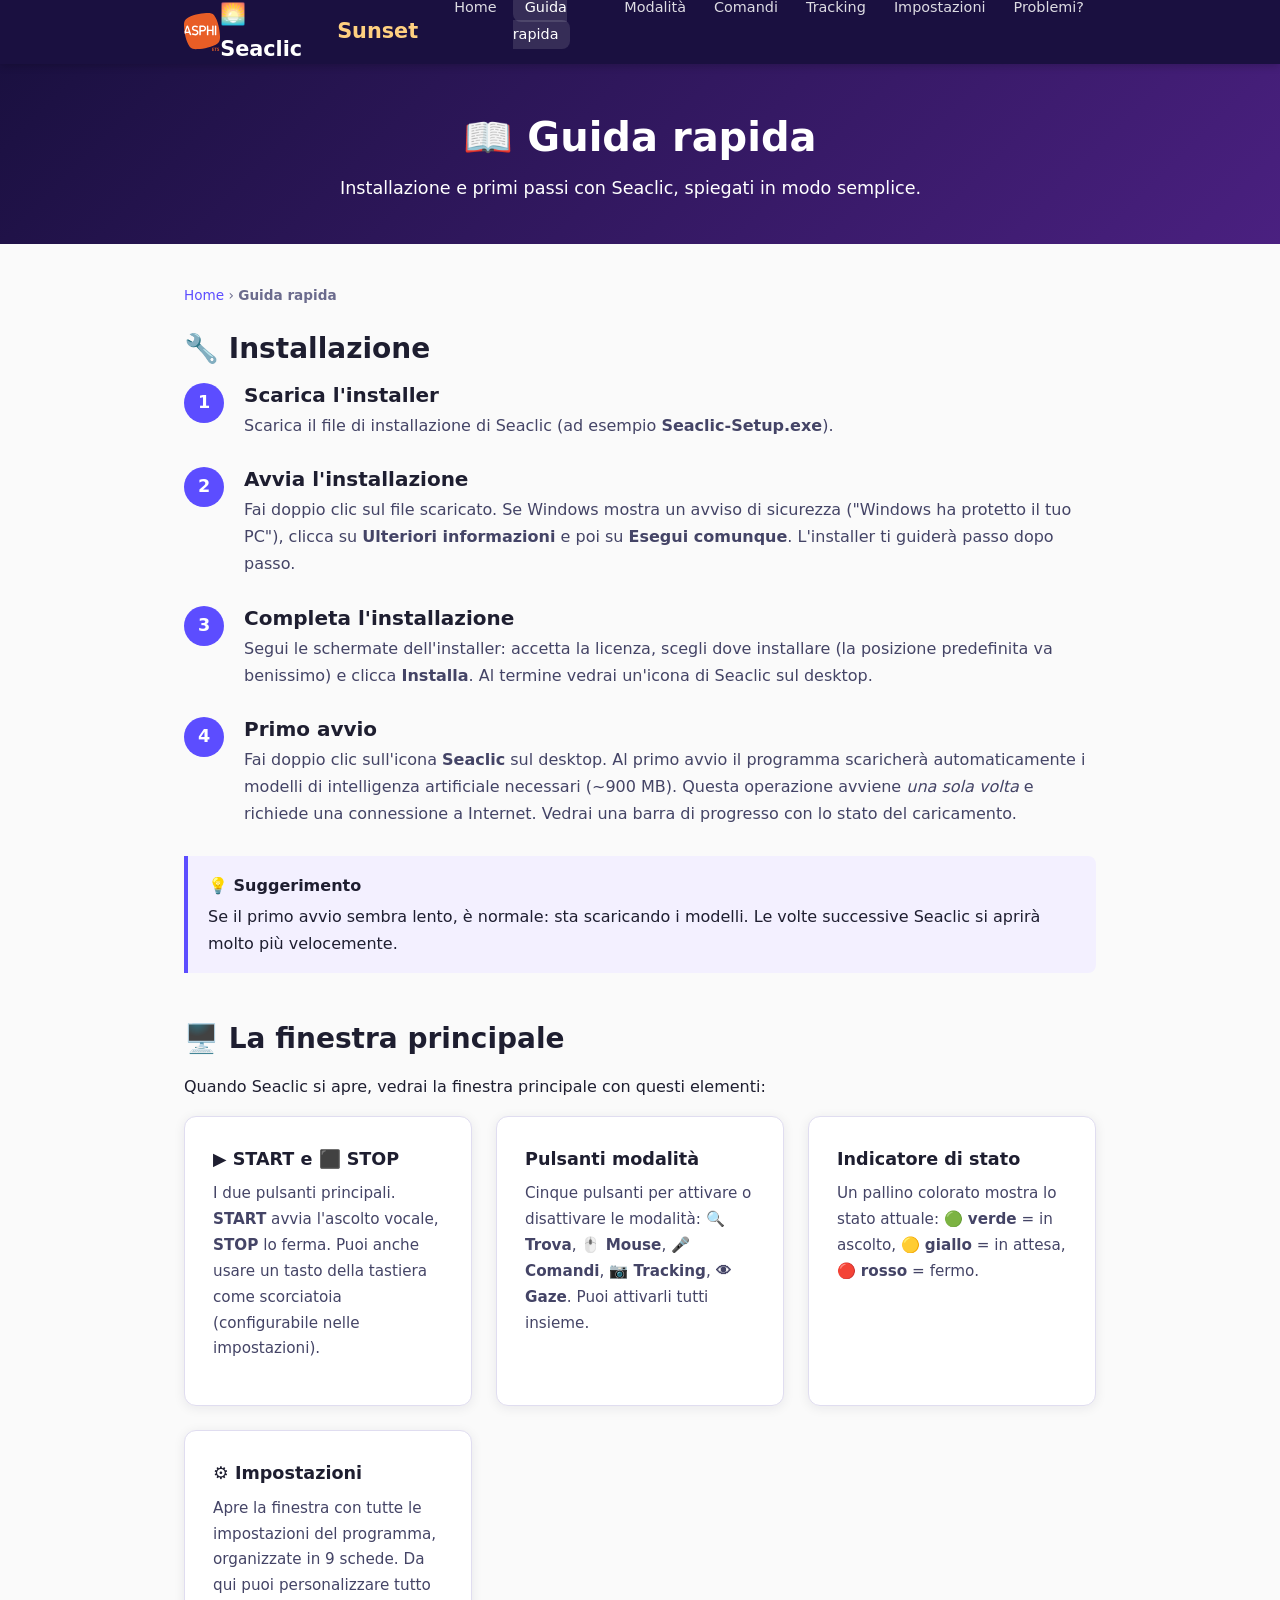
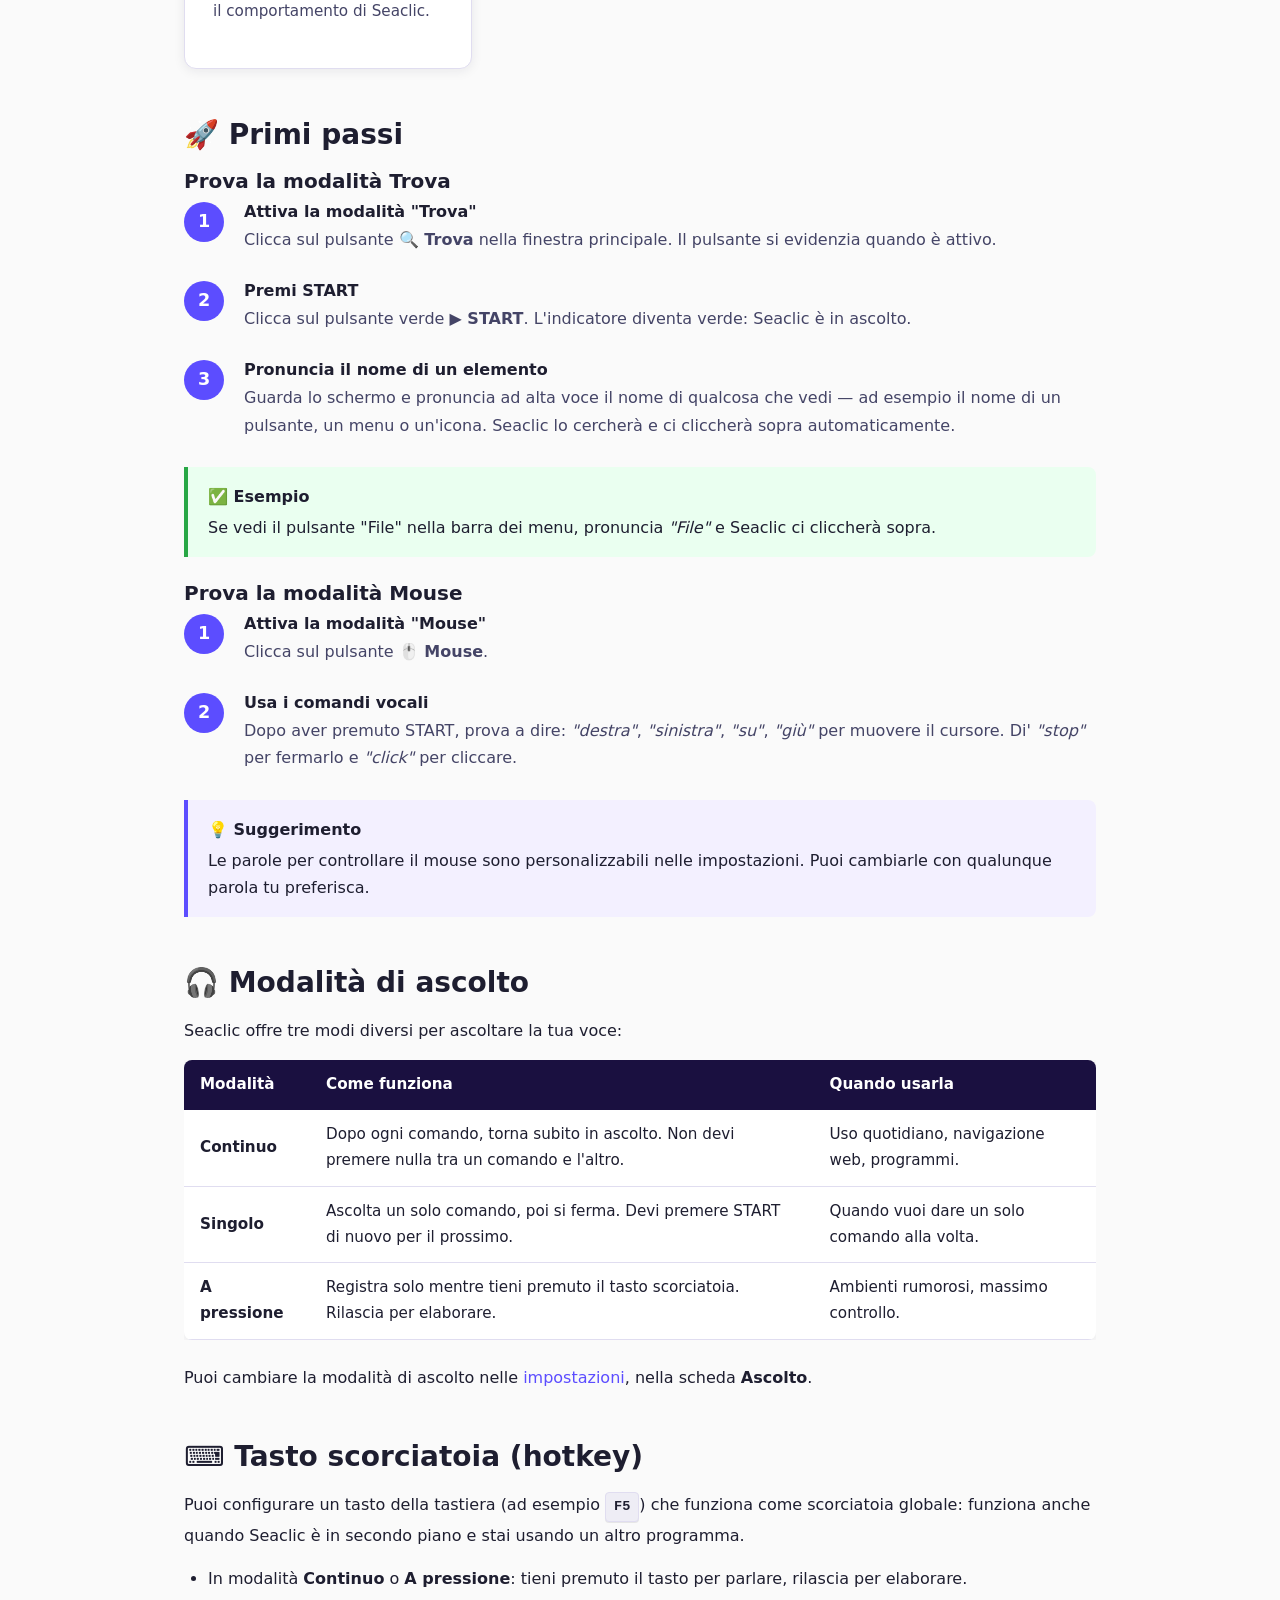
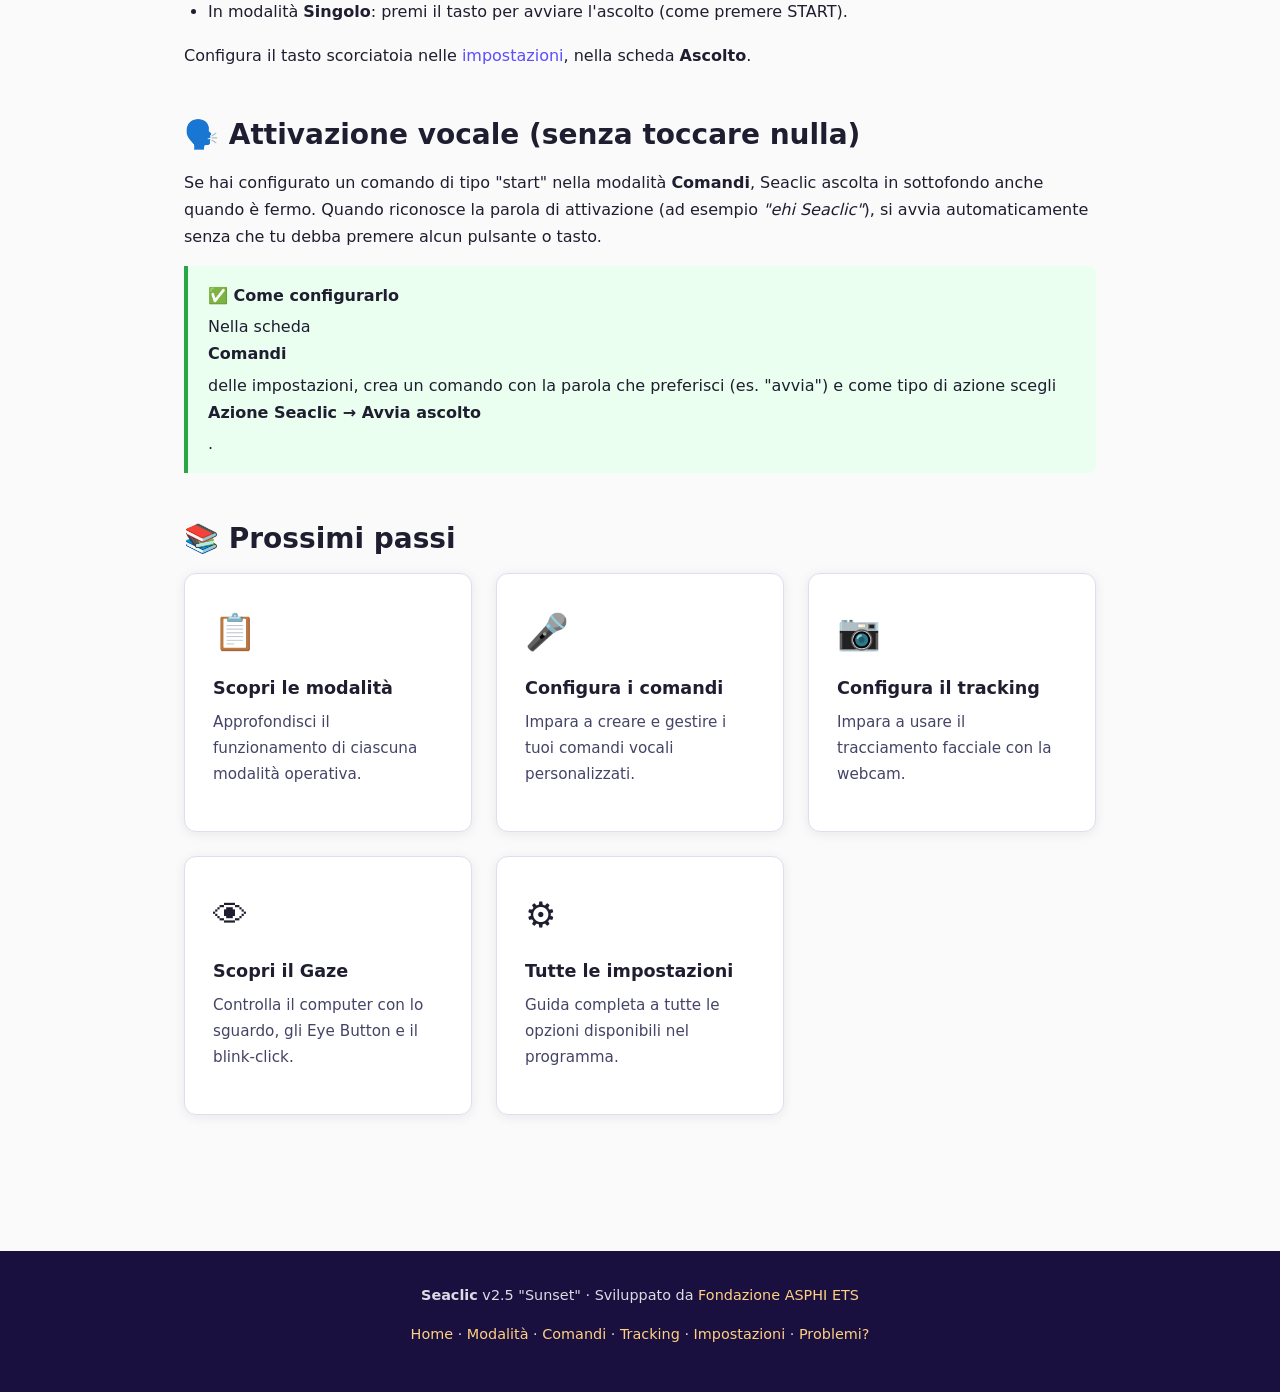
<file: guida.html>
<!DOCTYPE html>
<html lang="it">
<head>
  <meta charset="UTF-8">
  <meta name="viewport" content="width=device-width, initial-scale=1.0">
  <title>Guida rapida — Seaclic</title>
  <meta name="description" content="Come installare e iniziare a usare Seaclic: guida passo passo per utenti principianti.">
  <link rel="stylesheet" href="css/style.css">
</head>
<body>

<a class="skip-link" href="#main-content">Vai al contenuto principale</a>

<nav class="nav" role="navigation" aria-label="Navigazione principale">
  <div class="nav__inner">
    <a class="nav__asphi" href="https://www.asphi.it/" target="_blank" rel="noopener" aria-label="Fondazione ASPHI ETS"><img src="img/ASPHI_logo.svg" alt="ASPHI" class="nav__logo"></a>
    <a class="nav__brand" href="index.html">🌅 Seaclic <span>Sunset</span></a>
    <button class="nav__toggle" aria-label="Apri menu" aria-expanded="false">☰</button>
    <ul class="nav__links" role="list">
      <li><a href="index.html">Home</a></li>
      <li><a href="guida.html" class="active">Guida rapida</a></li>
      <li><a href="modalita.html">Modalità</a></li>
      <li><a href="comandi.html">Comandi</a></li>
      <li><a href="tracking.html">Tracking</a></li>
      <li><a href="impostazioni.html">Impostazioni</a></li>
      <li><a href="problemi.html">Problemi?</a></li>
    </ul>
  </div>
</nav>

<main id="main-content">

<header class="page-header">
  <h1>📖 Guida rapida</h1>
  <p>Installazione e primi passi con Seaclic, spiegati in modo semplice.</p>
</header>

<div class="container">
  <nav class="breadcrumb" aria-label="Percorso">
    <a href="index.html">Home</a> › <strong>Guida rapida</strong>
  </nav>

  <!-- ═══ INSTALLAZIONE ════════════════════════════════════════ -->
  <section class="section" id="installazione">
    <h2>🔧 Installazione</h2>

    <div class="steps">
      <div class="step">
        <div class="step__body">
          <h3>Scarica l'installer</h3>
          <p>
            Scarica il file di installazione di Seaclic (ad esempio <strong>Seaclic-Setup.exe</strong>).
          </p>
        </div>
      </div>

      <div class="step">
        <div class="step__body">
          <h3>Avvia l'installazione</h3>
          <p>
            Fai doppio clic sul file scaricato. Se Windows mostra un avviso di sicurezza
            ("Windows ha protetto il tuo PC"), clicca su <strong>Ulteriori informazioni</strong>
            e poi su <strong>Esegui comunque</strong>. L'installer ti guiderà passo dopo passo.
          </p>
        </div>
      </div>

      <div class="step">
        <div class="step__body">
          <h3>Completa l'installazione</h3>
          <p>
            Segui le schermate dell'installer: accetta la licenza, scegli dove installare
            (la posizione predefinita va benissimo) e clicca <strong>Installa</strong>.
            Al termine vedrai un'icona di Seaclic sul desktop.
          </p>
        </div>
      </div>

      <div class="step">
        <div class="step__body">
          <h3>Primo avvio</h3>
          <p>
            Fai doppio clic sull'icona <strong>Seaclic</strong> sul desktop. Al primo avvio
            il programma scaricherà automaticamente i modelli di intelligenza artificiale necessari
            (~900 MB). Questa operazione avviene <em>una sola volta</em> e richiede una connessione a Internet.
            Vedrai una barra di progresso con lo stato del caricamento.
          </p>
        </div>
      </div>
    </div>

    <div class="info-box">
      <strong>💡 Suggerimento</strong>
      Se il primo avvio sembra lento, è normale: sta scaricando i modelli. Le volte successive
      Seaclic si aprirà molto più velocemente.
    </div>
  </section>

  <!-- ═══ INTERFACCIA PRINCIPALE ═══════════════════════════════ -->
  <section class="section" id="interfaccia">
    <h2>🖥️ La finestra principale</h2>

    <p>Quando Seaclic si apre, vedrai la finestra principale con questi elementi:</p>

    <div class="cards cards--2">
      <div class="card">
        <div class="card__title">▶ START e ⬛ STOP</div>
        <p class="card__text">
          I due pulsanti principali. <strong>START</strong> avvia l'ascolto vocale,
          <strong>STOP</strong> lo ferma. Puoi anche usare un tasto della tastiera come scorciatoia
          (configurabile nelle impostazioni).
        </p>
      </div>
      <div class="card">
        <div class="card__title">Pulsanti modalità</div>
        <p class="card__text">
          Cinque pulsanti per attivare o disattivare le modalità:
          <strong>🔍 Trova</strong>, <strong>🖱️ Mouse</strong>,
          <strong>🎤 Comandi</strong>, <strong>📷 Tracking</strong>,
          <strong>👁 Gaze</strong>.
          Puoi attivarli tutti insieme.
        </p>
      </div>
      <div class="card">
        <div class="card__title">Indicatore di stato</div>
        <p class="card__text">
          Un pallino colorato mostra lo stato attuale:
          🟢 <strong>verde</strong> = in ascolto,
          🟡 <strong>giallo</strong> = in attesa,
          🔴 <strong>rosso</strong> = fermo.
        </p>
      </div>
      <div class="card">
        <div class="card__title">⚙ Impostazioni</div>
        <p class="card__text">
          Apre la finestra con tutte le impostazioni del programma, organizzate in 9 schede.
          Da qui puoi personalizzare tutto il comportamento di Seaclic.
        </p>
      </div>
    </div>
  </section>

  <!-- ═══ PRIMI PASSI ══════════════════════════════════════════ -->
  <section class="section" id="primi-passi">
    <h2>🚀 Primi passi</h2>

    <h3>Prova la modalità Trova</h3>
    <div class="steps">
      <div class="step">
        <div class="step__body">
          <h4>Attiva la modalità "Trova"</h4>
          <p>
            Clicca sul pulsante <strong>🔍 Trova</strong> nella finestra principale.
            Il pulsante si evidenzia quando è attivo.
          </p>
        </div>
      </div>
      <div class="step">
        <div class="step__body">
          <h4>Premi START</h4>
          <p>Clicca sul pulsante verde <strong>▶ START</strong>. L'indicatore diventa verde: Seaclic è in ascolto.</p>
        </div>
      </div>
      <div class="step">
        <div class="step__body">
          <h4>Pronuncia il nome di un elemento</h4>
          <p>
            Guarda lo schermo e pronuncia ad alta voce il nome di qualcosa che vedi — ad esempio il nome
            di un pulsante, un menu o un'icona. Seaclic lo cercherà e ci cliccherà sopra automaticamente.
          </p>
        </div>
      </div>
    </div>

    <div class="info-box info-box--success">
      <strong>✅ Esempio</strong>
      Se vedi il pulsante "File" nella barra dei menu, pronuncia <em>"File"</em> e Seaclic ci cliccherà sopra.
    </div>

    <h3>Prova la modalità Mouse</h3>
    <div class="steps">
      <div class="step">
        <div class="step__body">
          <h4>Attiva la modalità "Mouse"</h4>
          <p>Clicca sul pulsante <strong>🖱️ Mouse</strong>.</p>
        </div>
      </div>
      <div class="step">
        <div class="step__body">
          <h4>Usa i comandi vocali</h4>
          <p>
            Dopo aver premuto START, prova a dire: <em>"destra"</em>, <em>"sinistra"</em>,
            <em>"su"</em>, <em>"giù"</em> per muovere il cursore. Di' <em>"stop"</em> per fermarlo
            e <em>"click"</em> per cliccare.
          </p>
        </div>
      </div>
    </div>

    <div class="info-box">
      <strong>💡 Suggerimento</strong>
      Le parole per controllare il mouse sono personalizzabili nelle impostazioni.
      Puoi cambiarle con qualunque parola tu preferisca.
    </div>
  </section>

  <!-- ═══ MODALITÀ DI ASCOLTO ══════════════════════════════════ -->
  <section class="section" id="ascolto">
    <h2>🎧 Modalità di ascolto</h2>

    <p>Seaclic offre tre modi diversi per ascoltare la tua voce:</p>

    <div class="table-wrap">
      <table>
        <thead>
          <tr><th>Modalità</th><th>Come funziona</th><th>Quando usarla</th></tr>
        </thead>
        <tbody>
          <tr>
            <td><strong>Continuo</strong></td>
            <td>Dopo ogni comando, torna subito in ascolto. Non devi premere nulla tra un comando e l'altro.</td>
            <td>Uso quotidiano, navigazione web, programmi.</td>
          </tr>
          <tr>
            <td><strong>Singolo</strong></td>
            <td>Ascolta un solo comando, poi si ferma. Devi premere START di nuovo per il prossimo.</td>
            <td>Quando vuoi dare un solo comando alla volta.</td>
          </tr>
          <tr>
            <td><strong>A pressione</strong></td>
            <td>Registra solo mentre tieni premuto il tasto scorciatoia. Rilascia per elaborare.</td>
            <td>Ambienti rumorosi, massimo controllo.</td>
          </tr>
        </tbody>
      </table>
    </div>

    <p>
      Puoi cambiare la modalità di ascolto nelle <a href="impostazioni.html">impostazioni</a>,
      nella scheda <strong>Ascolto</strong>.
    </p>
  </section>

  <!-- ═══ TASTO SCORCIATOIA ════════════════════════════════════ -->
  <section class="section" id="hotkey">
    <h2>⌨️ Tasto scorciatoia (hotkey)</h2>

    <p>
      Puoi configurare un tasto della tastiera (ad esempio <kbd>F5</kbd>) che funziona come
      scorciatoia globale: funziona anche quando Seaclic è in secondo piano e stai usando
      un altro programma.
    </p>

    <ul>
      <li>In modalità <strong>Continuo</strong> o <strong>A pressione</strong>: tieni premuto il tasto per parlare, rilascia per elaborare.</li>
      <li>In modalità <strong>Singolo</strong>: premi il tasto per avviare l'ascolto (come premere START).</li>
    </ul>

    <p>
      Configura il tasto scorciatoia nelle <a href="impostazioni.html">impostazioni</a>,
      nella scheda <strong>Ascolto</strong>.
    </p>
  </section>

  <!-- ═══ ATTIVAZIONE VOCALE ═══════════════════════════════════ -->
  <section class="section" id="attivazione-vocale">
    <h2>🗣️ Attivazione vocale (senza toccare nulla)</h2>

    <p>
      Se hai configurato un comando di tipo "start" nella modalità <strong>Comandi</strong>,
      Seaclic ascolta in sottofondo anche quando è fermo. Quando riconosce la parola di attivazione
      (ad esempio <em>"ehi Seaclic"</em>), si avvia automaticamente senza che tu debba premere
      alcun pulsante o tasto.
    </p>

    <div class="info-box info-box--success">
      <strong>✅ Come configurarlo</strong>
      Nella scheda <strong>Comandi</strong> delle impostazioni, crea un comando con la parola che preferisci
      (es. "avvia") e come tipo di azione scegli <strong>Azione Seaclic → Avvia ascolto</strong>.
    </div>
  </section>

  <!-- ═══ PROSSIMI PASSI ═══════════════════════════════════════ -->
  <section class="section" id="prossimi-passi">
    <h2>📚 Prossimi passi</h2>
    <div class="cards cards--2">
      <div class="card">
        <a href="modalita.html" style="text-decoration:none;color:inherit">
          <div class="card__icon">📋</div>
          <div class="card__title">Scopri le modalità</div>
          <p class="card__text">Approfondisci il funzionamento di ciascuna modalità operativa.</p>
        </a>
      </div>
      <div class="card">
        <a href="comandi.html" style="text-decoration:none;color:inherit">
          <div class="card__icon">🎤</div>
          <div class="card__title">Configura i comandi</div>
          <p class="card__text">Impara a creare e gestire i tuoi comandi vocali personalizzati.</p>
        </a>
      </div>
      <div class="card">
        <a href="tracking.html" style="text-decoration:none;color:inherit">
          <div class="card__icon">📷</div>
          <div class="card__title">Configura il tracking</div>
          <p class="card__text">Impara a usare il tracciamento facciale con la webcam.</p>
        </a>
      </div>
      <div class="card">
        <a href="modalita.html#gaze" style="text-decoration:none;color:inherit">
          <div class="card__icon">👁</div>
          <div class="card__title">Scopri il Gaze</div>
          <p class="card__text">Controlla il computer con lo sguardo, gli Eye Button e il blink-click.</p>
        </a>
      </div>
      <div class="card">
        <a href="impostazioni.html" style="text-decoration:none;color:inherit">
          <div class="card__icon">⚙️</div>
          <div class="card__title">Tutte le impostazioni</div>
          <p class="card__text">Guida completa a tutte le opzioni disponibili nel programma.</p>
        </a>
      </div>
    </div>
  </section>
</div>

</main>

<footer class="footer">
  <p>
    <strong>Seaclic</strong> v2.5 "Sunset" · Sviluppato da
    <a href="https://www.asphi.it/" target="_blank" rel="noopener">Fondazione ASPHI ETS</a>
  </p>
  <p style="margin-top:.5rem">
    <a href="index.html">Home</a> · <a href="modalita.html">Modalità</a> · <a href="comandi.html">Comandi</a> ·
    <a href="tracking.html">Tracking</a> · <a href="impostazioni.html">Impostazioni</a> · <a href="problemi.html">Problemi?</a>
  </p>
</footer>

<script src="js/main.js"></script>
</body>
</html>
</file>
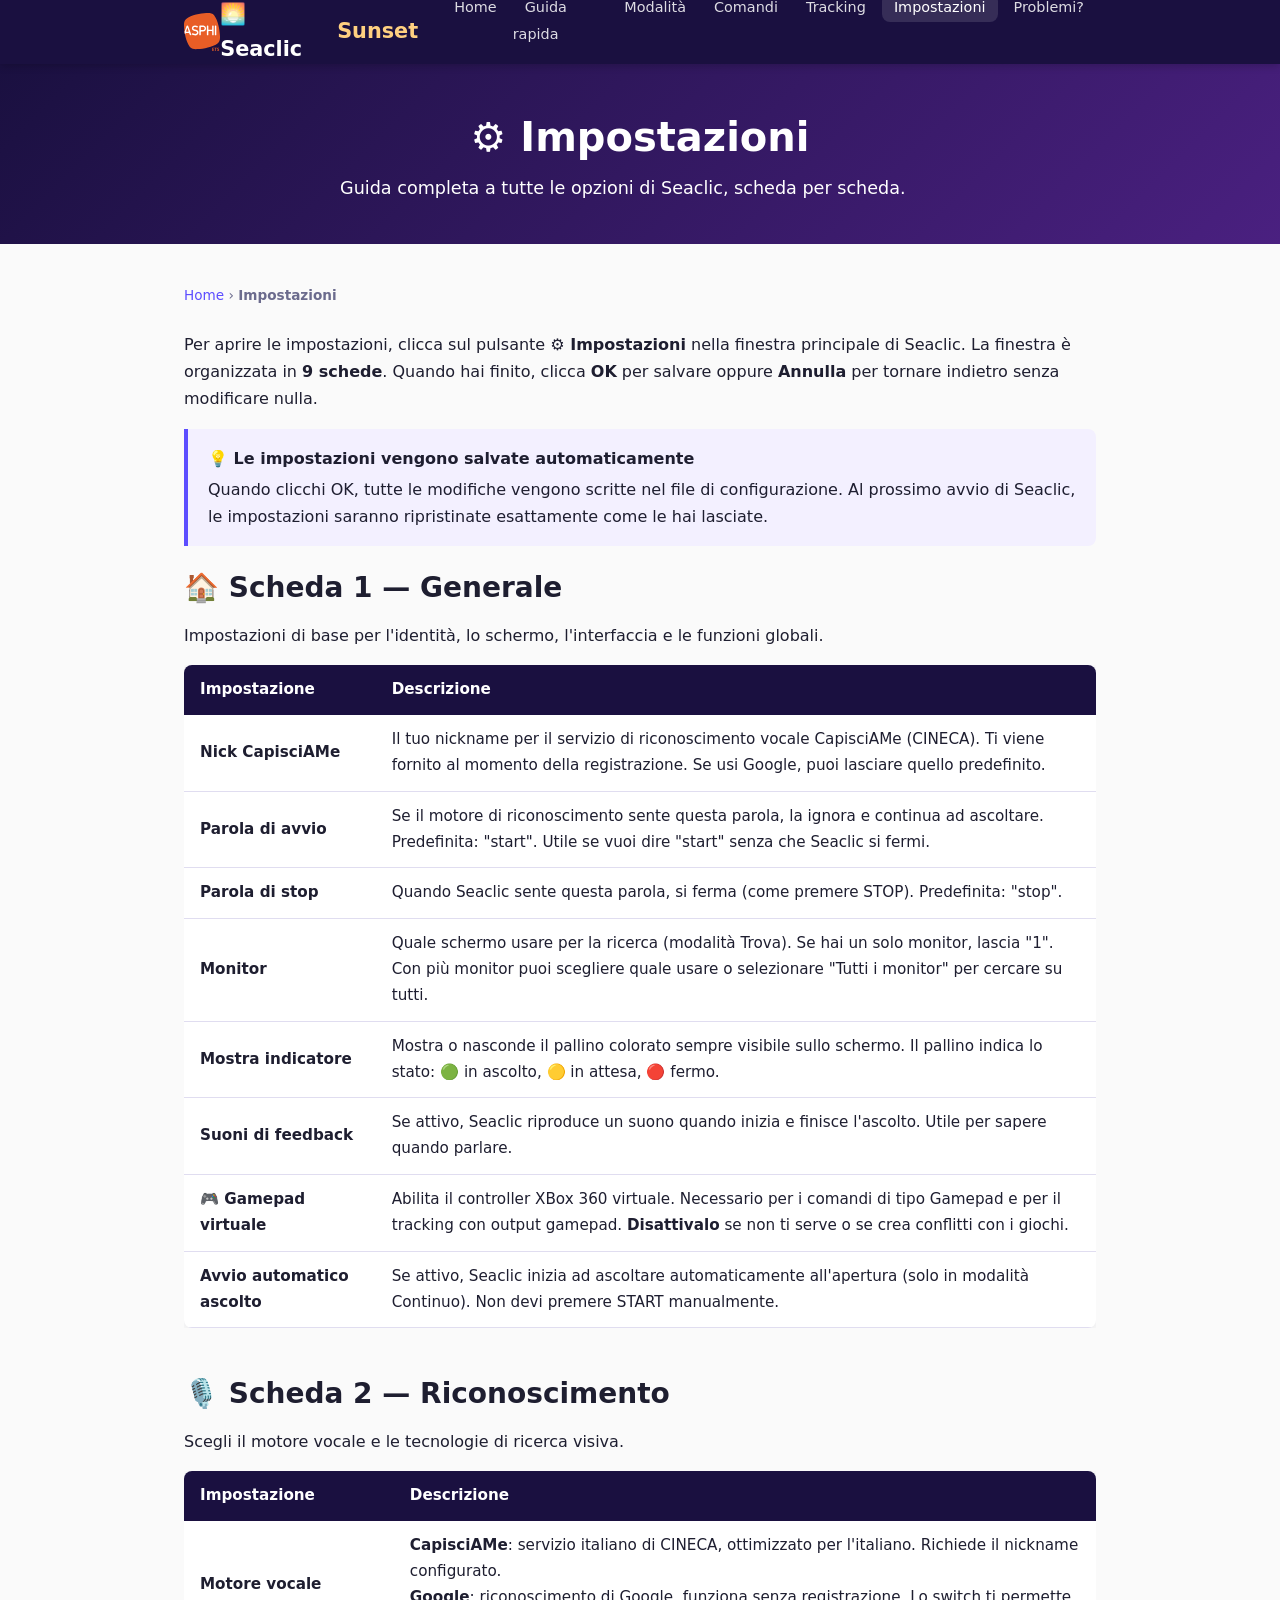
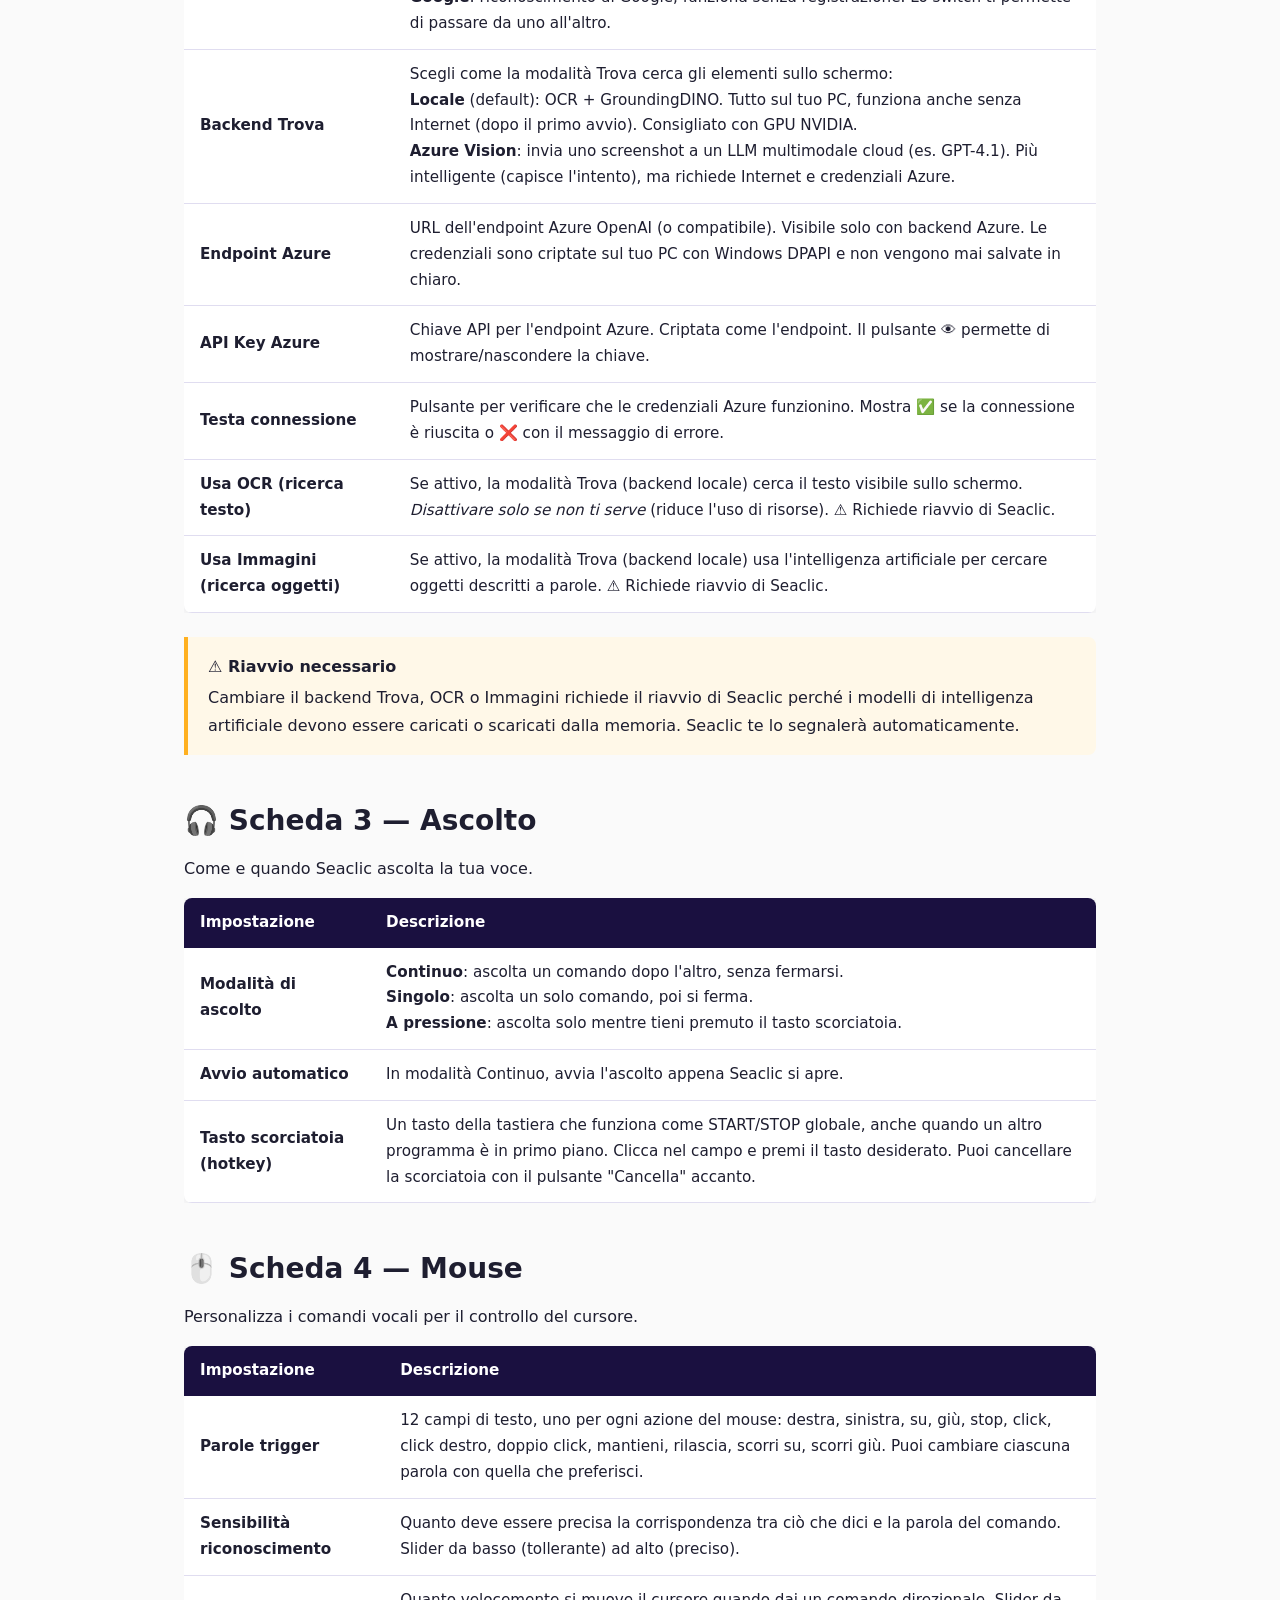
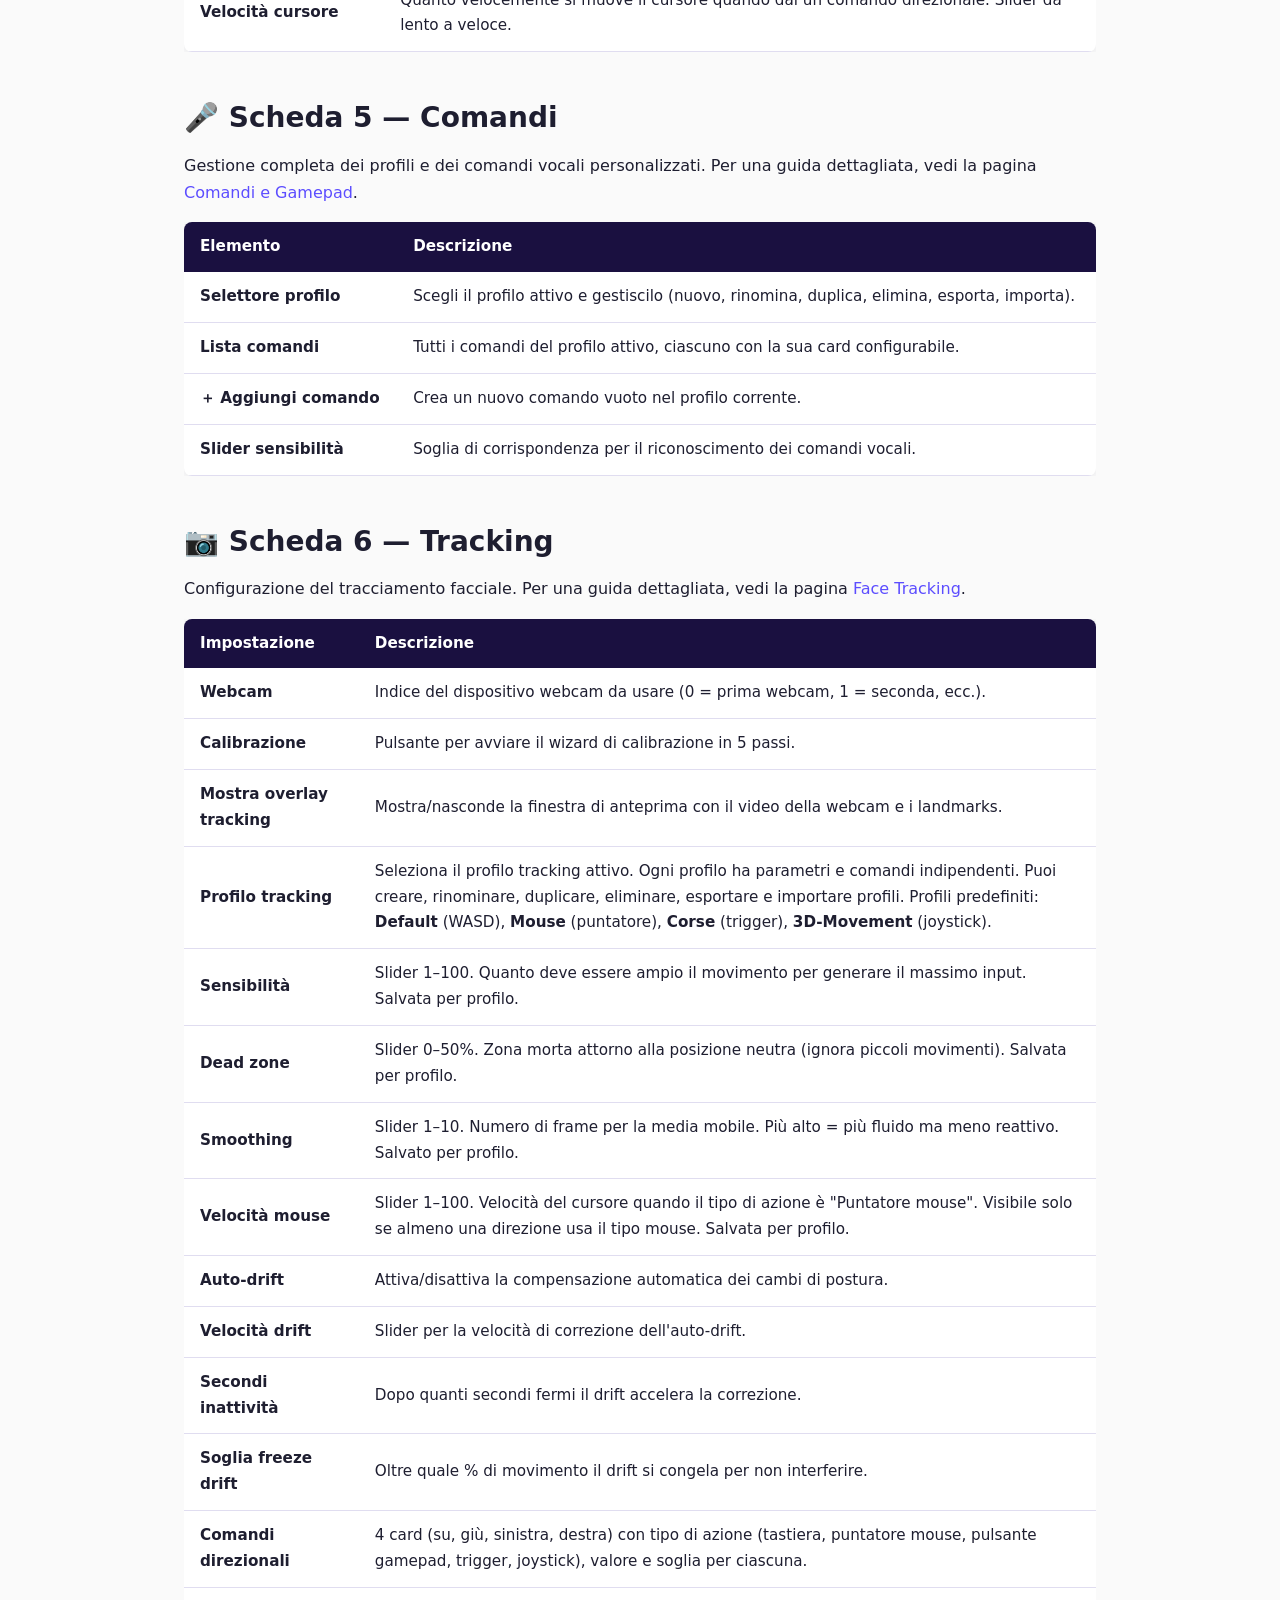
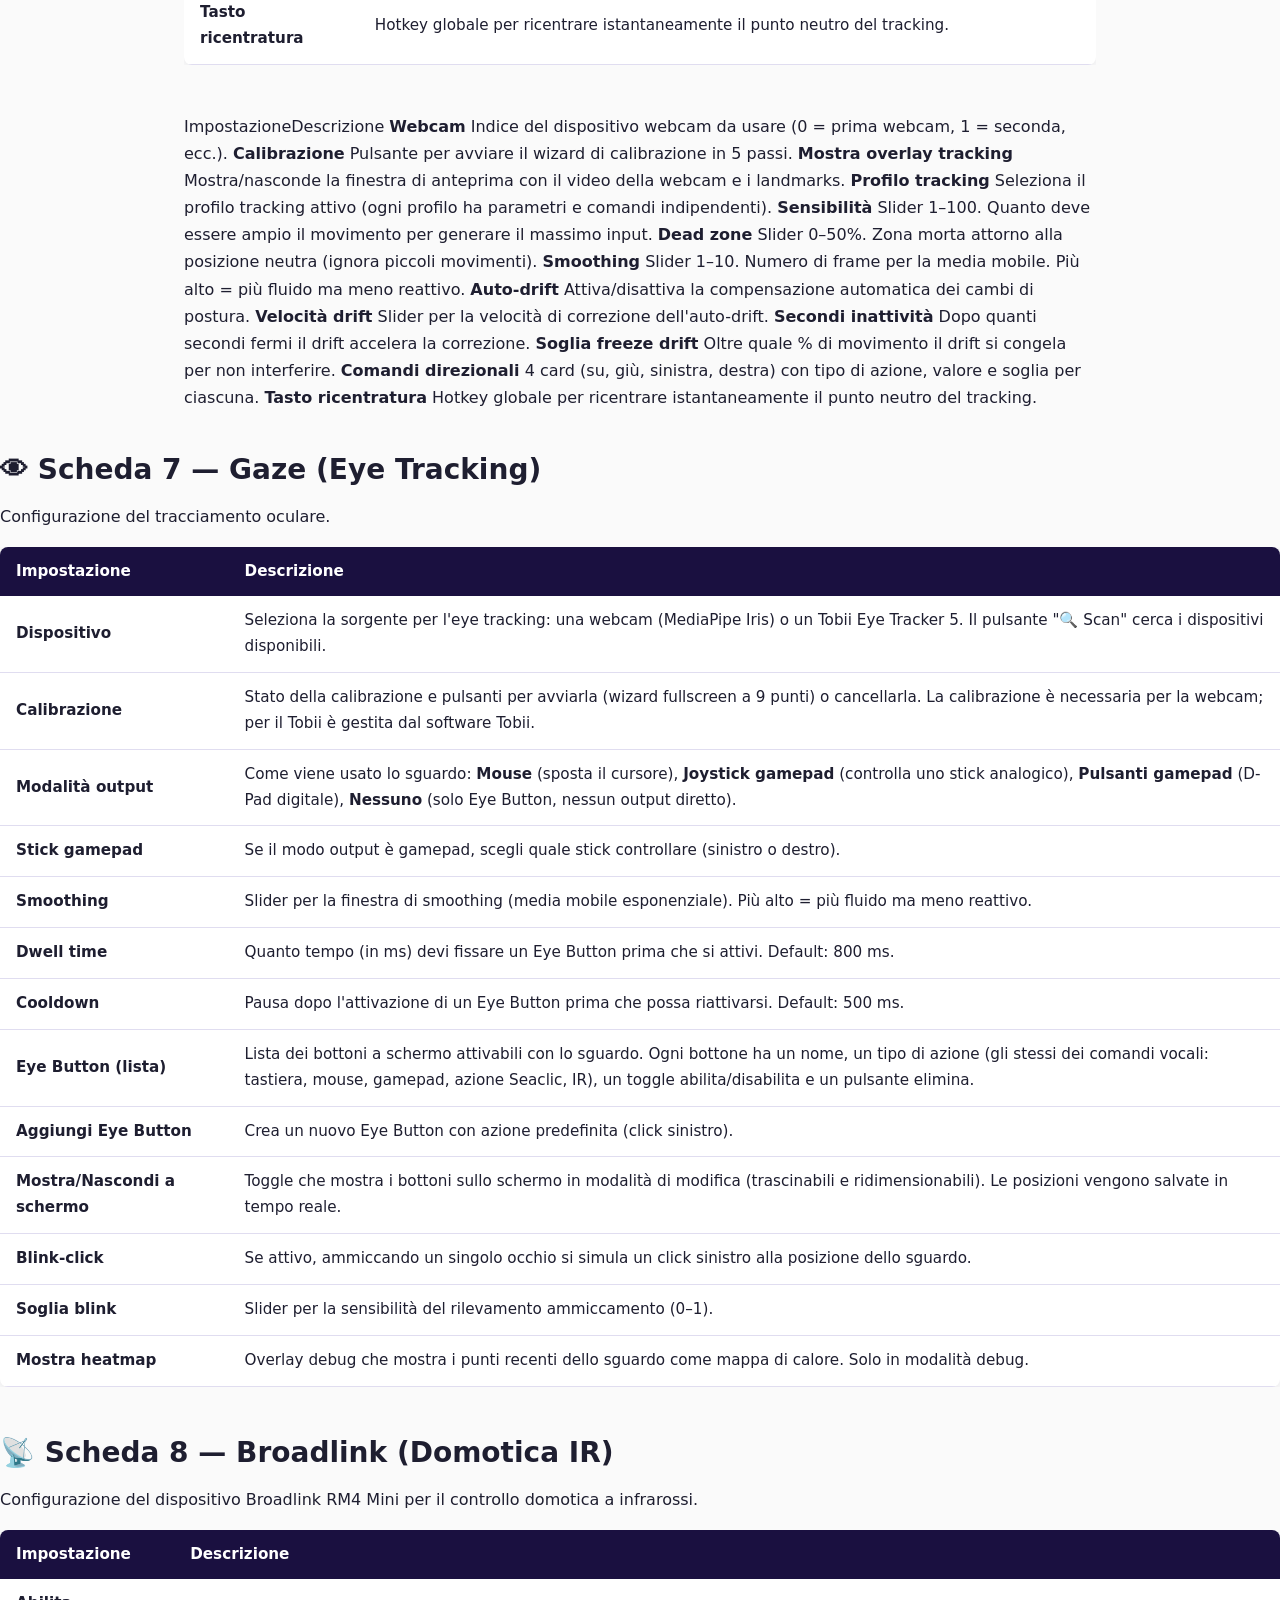
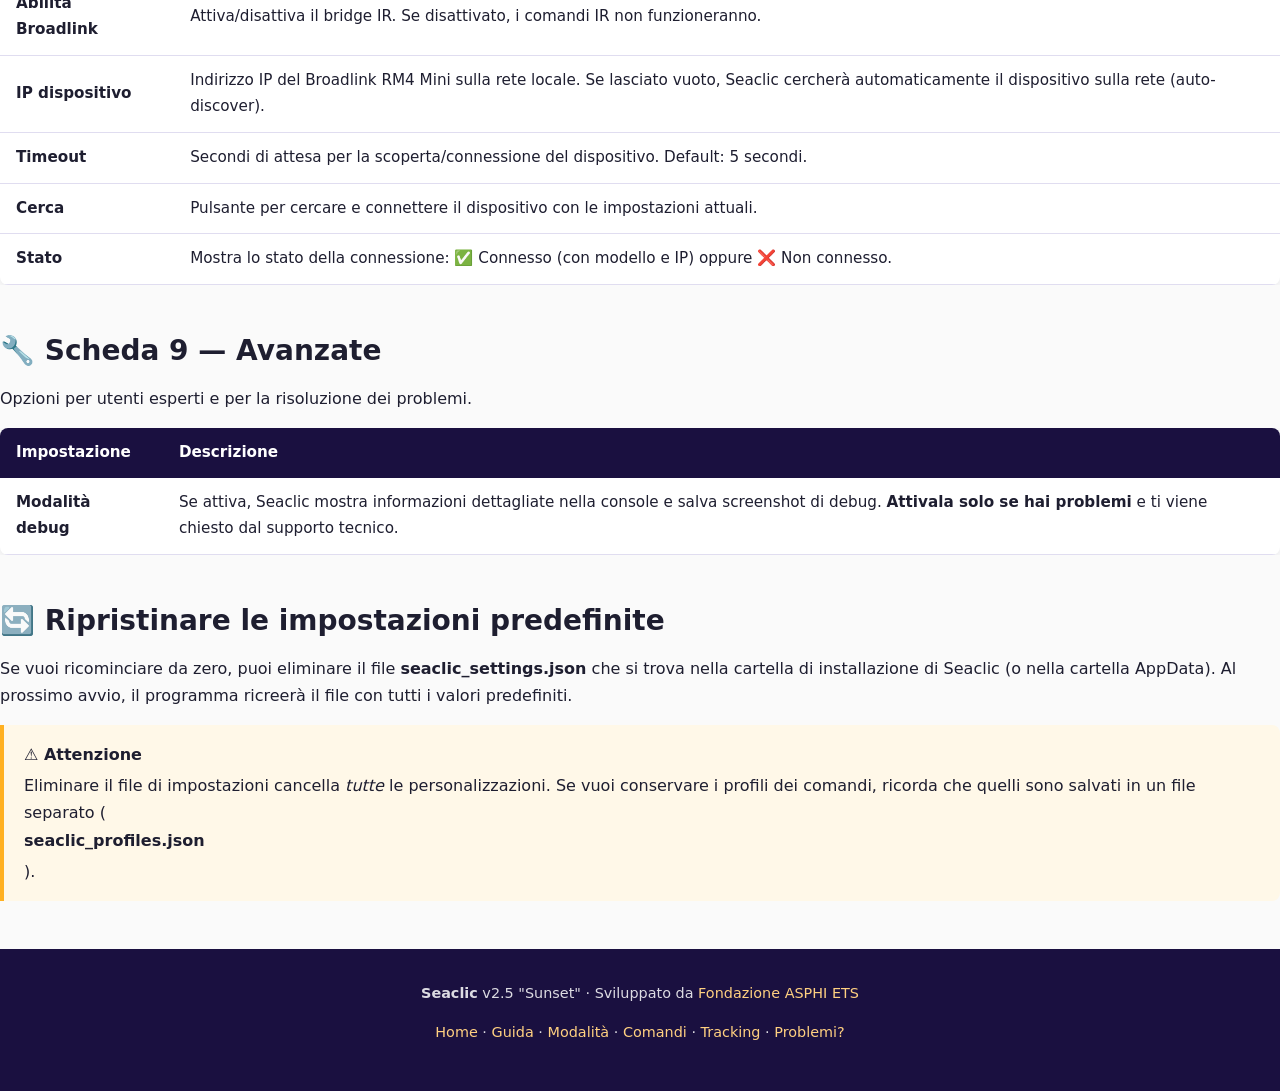
<file: impostazioni.html>
<!DOCTYPE html>
<html lang="it">
<head>
  <meta charset="UTF-8">
  <meta name="viewport" content="width=device-width, initial-scale=1.0">
  <title>Impostazioni — Seaclic</title>
  <meta name="description" content="Guida completa a tutte le impostazioni di Seaclic, organizzate per scheda.">
  <link rel="stylesheet" href="css/style.css">
</head>
<body>

<a class="skip-link" href="#main-content">Vai al contenuto principale</a>

<nav class="nav" role="navigation" aria-label="Navigazione principale">
  <div class="nav__inner">
    <a class="nav__asphi" href="https://www.asphi.it/" target="_blank" rel="noopener" aria-label="Fondazione ASPHI ETS"><img src="img/ASPHI_logo.svg" alt="ASPHI" class="nav__logo"></a>
    <a class="nav__brand" href="index.html">🌅 Seaclic <span>Sunset</span></a>
    <button class="nav__toggle" aria-label="Apri menu" aria-expanded="false">☰</button>
    <ul class="nav__links" role="list">
      <li><a href="index.html">Home</a></li>
      <li><a href="guida.html">Guida rapida</a></li>
      <li><a href="modalita.html">Modalità</a></li>
      <li><a href="comandi.html">Comandi</a></li>
      <li><a href="tracking.html">Tracking</a></li>
      <li><a href="impostazioni.html" class="active">Impostazioni</a></li>
      <li><a href="problemi.html">Problemi?</a></li>
    </ul>
  </div>
</nav>

<main id="main-content">

<header class="page-header">
  <h1>⚙️ Impostazioni</h1>
  <p>Guida completa a tutte le opzioni di Seaclic, scheda per scheda.</p>
</header>

<div class="container">
  <nav class="breadcrumb" aria-label="Percorso">
    <a href="index.html">Home</a> › <strong>Impostazioni</strong>
  </nav>

  <p>
    Per aprire le impostazioni, clicca sul pulsante <strong>⚙ Impostazioni</strong> nella finestra principale di Seaclic.
    La finestra è organizzata in <strong>9 schede</strong>. Quando hai finito, clicca <strong>OK</strong> per salvare
    oppure <strong>Annulla</strong> per tornare indietro senza modificare nulla.
  </p>

  <div class="info-box">
    <strong>💡 Le impostazioni vengono salvate automaticamente</strong>
    Quando clicchi OK, tutte le modifiche vengono scritte nel file di configurazione. Al prossimo avvio
    di Seaclic, le impostazioni saranno ripristinate esattamente come le hai lasciate.
  </div>

  <!-- ═══ TAB 1: GENERALE ═════════════════════════════════════ -->
  <section class="section" id="generale">
    <h2>🏠 Scheda 1 — Generale</h2>
    <p>Impostazioni di base per l'identità, lo schermo, l'interfaccia e le funzioni globali.</p>

    <div class="table-wrap">
      <table>
        <thead>
          <tr><th>Impostazione</th><th>Descrizione</th></tr>
        </thead>
        <tbody>
          <tr>
            <td><strong>Nick CapisciAMe</strong></td>
            <td>
              Il tuo nickname per il servizio di riconoscimento vocale CapisciAMe (CINECA).
              Ti viene fornito al momento della registrazione. Se usi Google, puoi lasciare quello predefinito.
            </td>
          </tr>
          <tr>
            <td><strong>Parola di avvio</strong></td>
            <td>
              Se il motore di riconoscimento sente questa parola, la ignora e continua ad ascoltare.
              Predefinita: "start". Utile se vuoi dire "start" senza che Seaclic si fermi.
            </td>
          </tr>
          <tr>
            <td><strong>Parola di stop</strong></td>
            <td>
              Quando Seaclic sente questa parola, si ferma (come premere STOP). Predefinita: "stop".
            </td>
          </tr>
          <tr>
            <td><strong>Monitor</strong></td>
            <td>
              Quale schermo usare per la ricerca (modalità Trova). Se hai un solo monitor, lascia "1".
              Con più monitor puoi scegliere quale usare o selezionare "Tutti i monitor" per cercare su tutti.
            </td>
          </tr>
          <tr>
            <td><strong>Mostra indicatore</strong></td>
            <td>
              Mostra o nasconde il pallino colorato sempre visibile sullo schermo. Il pallino indica
              lo stato: 🟢 in ascolto, 🟡 in attesa, 🔴 fermo.
            </td>
          </tr>
          <tr>
            <td><strong>Suoni di feedback</strong></td>
            <td>
              Se attivo, Seaclic riproduce un suono quando inizia e finisce l'ascolto.
              Utile per sapere quando parlare.
            </td>
          </tr>
          <tr>
            <td><strong>🎮 Gamepad virtuale</strong></td>
            <td>
              Abilita il controller XBox 360 virtuale. Necessario per i comandi di tipo Gamepad
              e per il tracking con output gamepad.
              <strong>Disattivalo</strong> se non ti serve o se crea conflitti con i giochi.
            </td>
          </tr>
          <tr>
            <td><strong>Avvio automatico ascolto</strong></td>
            <td>
              Se attivo, Seaclic inizia ad ascoltare automaticamente all'apertura (solo in modalità Continuo).
              Non devi premere START manualmente.
            </td>
          </tr>
        </tbody>
      </table>
    </div>
  </section>

  <!-- ═══ TAB 2: RICONOSCIMENTO ════════════════════════════════ -->
  <section class="section" id="riconoscimento">
    <h2>🎙️ Scheda 2 — Riconoscimento</h2>
    <p>Scegli il motore vocale e le tecnologie di ricerca visiva.</p>

    <div class="table-wrap">
      <table>
        <thead>
          <tr><th>Impostazione</th><th>Descrizione</th></tr>
        </thead>
        <tbody>
          <tr>
            <td><strong>Motore vocale</strong></td>
            <td>
              <strong>CapisciAMe</strong>: servizio italiano di CINECA, ottimizzato per l'italiano. Richiede il nickname configurato.<br>
              <strong>Google</strong>: riconoscimento di Google, funziona senza registrazione.
              Lo switch ti permette di passare da uno all'altro.
            </td>
          </tr>
          <tr>
            <td><strong>Backend Trova</strong></td>
            <td>
              Scegli come la modalità Trova cerca gli elementi sullo schermo:<br>
              <strong>Locale</strong> (default): OCR + GroundingDINO. Tutto sul tuo PC, funziona anche senza Internet (dopo il primo avvio). Consigliato con GPU NVIDIA.<br>
              <strong>Azure Vision</strong>: invia uno screenshot a un LLM multimodale cloud (es. GPT-4.1). Più intelligente (capisce l'intento), ma richiede Internet e credenziali Azure.
            </td>
          </tr>
          <tr>
            <td><strong>Endpoint Azure</strong></td>
            <td>
              URL dell'endpoint Azure OpenAI (o compatibile). Visibile solo con backend Azure.
              Le credenziali sono criptate sul tuo PC con Windows DPAPI e non vengono mai salvate in chiaro.
            </td>
          </tr>
          <tr>
            <td><strong>API Key Azure</strong></td>
            <td>
              Chiave API per l'endpoint Azure. Criptata come l'endpoint.
              Il pulsante 👁 permette di mostrare/nascondere la chiave.
            </td>
          </tr>
          <tr>
            <td><strong>Testa connessione</strong></td>
            <td>
              Pulsante per verificare che le credenziali Azure funzionino.
              Mostra ✅ se la connessione è riuscita o ❌ con il messaggio di errore.
            </td>
          </tr>
          <tr>
            <td><strong>Usa OCR (ricerca testo)</strong></td>
            <td>
              Se attivo, la modalità Trova (backend locale) cerca il testo visibile sullo schermo.
              <em>Disattivare solo se non ti serve</em> (riduce l'uso di risorse).
              ⚠️ Richiede riavvio di Seaclic.
            </td>
          </tr>
          <tr>
            <td><strong>Usa Immagini (ricerca oggetti)</strong></td>
            <td>
              Se attivo, la modalità Trova (backend locale) usa l'intelligenza artificiale per cercare oggetti
              descritti a parole.
              ⚠️ Richiede riavvio di Seaclic.
            </td>
          </tr>
        </tbody>
      </table>
    </div>

    <div class="info-box info-box--warning">
      <strong>⚠️ Riavvio necessario</strong>
      Cambiare il backend Trova, OCR o Immagini richiede il riavvio di Seaclic perché i modelli di intelligenza artificiale
      devono essere caricati o scaricati dalla memoria. Seaclic te lo segnalerà automaticamente.
    </div>
  </section>

  <!-- ═══ TAB 3: ASCOLTO ══════════════════════════════════════ -->
  <section class="section" id="ascolto">
    <h2>🎧 Scheda 3 — Ascolto</h2>
    <p>Come e quando Seaclic ascolta la tua voce.</p>

    <div class="table-wrap">
      <table>
        <thead>
          <tr><th>Impostazione</th><th>Descrizione</th></tr>
        </thead>
        <tbody>
          <tr>
            <td><strong>Modalità di ascolto</strong></td>
            <td>
              <strong>Continuo</strong>: ascolta un comando dopo l'altro, senza fermarsi.<br>
              <strong>Singolo</strong>: ascolta un solo comando, poi si ferma.<br>
              <strong>A pressione</strong>: ascolta solo mentre tieni premuto il tasto scorciatoia.
            </td>
          </tr>
          <tr>
            <td><strong>Avvio automatico</strong></td>
            <td>
              In modalità Continuo, avvia l'ascolto appena Seaclic si apre.
            </td>
          </tr>
          <tr>
            <td><strong>Tasto scorciatoia (hotkey)</strong></td>
            <td>
              Un tasto della tastiera che funziona come START/STOP globale, anche quando
              un altro programma è in primo piano. Clicca nel campo e premi il tasto desiderato.
              Puoi cancellare la scorciatoia con il pulsante "Cancella" accanto.
            </td>
          </tr>
        </tbody>
      </table>
    </div>
  </section>

  <!-- ═══ TAB 4: MOUSE ════════════════════════════════════════ -->
  <section class="section" id="mouse">
    <h2>🖱️ Scheda 4 — Mouse</h2>
    <p>Personalizza i comandi vocali per il controllo del cursore.</p>

    <div class="table-wrap">
      <table>
        <thead>
          <tr><th>Impostazione</th><th>Descrizione</th></tr>
        </thead>
        <tbody>
          <tr>
            <td><strong>Parole trigger</strong></td>
            <td>
              12 campi di testo, uno per ogni azione del mouse: destra, sinistra, su, giù, stop,
              click, click destro, doppio click, mantieni, rilascia, scorri su, scorri giù.
              Puoi cambiare ciascuna parola con quella che preferisci.
            </td>
          </tr>
          <tr>
            <td><strong>Sensibilità riconoscimento</strong></td>
            <td>
              Quanto deve essere precisa la corrispondenza tra ciò che dici e la parola del comando.
              Slider da basso (tollerante) ad alto (preciso).
            </td>
          </tr>
          <tr>
            <td><strong>Velocità cursore</strong></td>
            <td>
              Quanto velocemente si muove il cursore quando dai un comando direzionale.
              Slider da lento a veloce.
            </td>
          </tr>
        </tbody>
      </table>
    </div>
  </section>

  <!-- ═══ TAB 5: COMANDI ══════════════════════════════════════ -->
  <section class="section" id="comandi">
    <h2>🎤 Scheda 5 — Comandi</h2>
    <p>
      Gestione completa dei profili e dei comandi vocali personalizzati.
      Per una guida dettagliata, vedi la pagina <a href="comandi.html">Comandi e Gamepad</a>.
    </p>

    <div class="table-wrap">
      <table>
        <thead>
          <tr><th>Elemento</th><th>Descrizione</th></tr>
        </thead>
        <tbody>
          <tr>
            <td><strong>Selettore profilo</strong></td>
            <td>Scegli il profilo attivo e gestiscilo (nuovo, rinomina, duplica, elimina, esporta, importa).</td>
          </tr>
          <tr>
            <td><strong>Lista comandi</strong></td>
            <td>Tutti i comandi del profilo attivo, ciascuno con la sua card configurabile.</td>
          </tr>
          <tr>
            <td><strong>＋ Aggiungi comando</strong></td>
            <td>Crea un nuovo comando vuoto nel profilo corrente.</td>
          </tr>
          <tr>
            <td><strong>Slider sensibilità</strong></td>
            <td>Soglia di corrispondenza per il riconoscimento dei comandi vocali.</td>
          </tr>
        </tbody>
      </table>
    </div>
  </section>

  <!-- ═══ TAB 6: TRACKING ═════════════════════════════════════ -->
  <section class="section" id="tracking">
    <h2>📷 Scheda 6 — Tracking</h2>
    <p>
      Configurazione del tracciamento facciale. Per una guida dettagliata, vedi la pagina
      <a href="tracking.html">Face Tracking</a>.
    </p>

    <div class="table-wrap">
      <table>
        <thead>
          <tr><th>Impostazione</th><th>Descrizione</th></tr>
        </thead>
        <tbody>
          <tr>
            <td><strong>Webcam</strong></td>
            <td>Indice del dispositivo webcam da usare (0 = prima webcam, 1 = seconda, ecc.).</td>
          </tr>
          <tr>
            <td><strong>Calibrazione</strong></td>
            <td>Pulsante per avviare il wizard di calibrazione in 5 passi.</td>
          </tr>
          <tr>
            <td><strong>Mostra overlay tracking</strong></td>
            <td>Mostra/nasconde la finestra di anteprima con il video della webcam e i landmarks.</td>
          </tr>
          <tr>
            <td><strong>Profilo tracking</strong></td>
            <td>
              Seleziona il profilo tracking attivo. Ogni profilo ha parametri e comandi indipendenti.
              Puoi creare, rinominare, duplicare, eliminare, esportare e importare profili.
              Profili predefiniti: <strong>Default</strong> (WASD), <strong>Mouse</strong> (puntatore),
              <strong>Corse</strong> (trigger), <strong>3D-Movement</strong> (joystick).
            </td>
          </tr>
          <tr>
            <td><strong>Sensibilità</strong></td>
            <td>Slider 1–100. Quanto deve essere ampio il movimento per generare il massimo input. Salvata per profilo.</td>
          </tr>
          <tr>
            <td><strong>Dead zone</strong></td>
            <td>Slider 0–50%. Zona morta attorno alla posizione neutra (ignora piccoli movimenti). Salvata per profilo.</td>
          </tr>
          <tr>
            <td><strong>Smoothing</strong></td>
            <td>Slider 1–10. Numero di frame per la media mobile. Più alto = più fluido ma meno reattivo. Salvato per profilo.</td>
          </tr>
          <tr>
            <td><strong>Velocità mouse</strong></td>
            <td>Slider 1–100. Velocità del cursore quando il tipo di azione è "Puntatore mouse". Visibile solo se almeno una direzione usa il tipo mouse. Salvata per profilo.</td>
          </tr>
          <tr>
            <td><strong>Auto-drift</strong></td>
            <td>Attiva/disattiva la compensazione automatica dei cambi di postura.</td>
          </tr>
          <tr>
            <td><strong>Velocità drift</strong></td>
            <td>Slider per la velocità di correzione dell'auto-drift.</td>
          </tr>
          <tr>
            <td><strong>Secondi inattività</strong></td>
            <td>Dopo quanti secondi fermi il drift accelera la correzione.</td>
          </tr>
          <tr>
            <td><strong>Soglia freeze drift</strong></td>
            <td>Oltre quale % di movimento il drift si congela per non interferire.</td>
          </tr>
          <tr>
            <td><strong>Comandi direzionali</strong></td>
            <td>4 card (su, giù, sinistra, destra) con tipo di azione (tastiera, puntatore mouse, pulsante gamepad, trigger, joystick), valore e soglia per ciascuna.</td>
          </tr>
          <tr>
            <td><strong>Tasto ricentratura</strong></td>
            <td>Hotkey globale per ricentrare istantaneamente il punto neutro del tracking.</td>
          </tr>
        </tbody>
      </table>
    </div>
  </section>
        <thead>
          <tr><th>Impostazione</th><th>Descrizione</th></tr>
        </thead>
        <tbody>
          <tr>
            <td><strong>Webcam</strong></td>
            <td>Indice del dispositivo webcam da usare (0 = prima webcam, 1 = seconda, ecc.).</td>
          </tr>
          <tr>
            <td><strong>Calibrazione</strong></td>
            <td>Pulsante per avviare il wizard di calibrazione in 5 passi.</td>
          </tr>
          <tr>
            <td><strong>Mostra overlay tracking</strong></td>
            <td>Mostra/nasconde la finestra di anteprima con il video della webcam e i landmarks.</td>
          </tr>
          <tr>
            <td><strong>Profilo tracking</strong></td>
            <td>Seleziona il profilo tracking attivo (ogni profilo ha parametri e comandi indipendenti).</td>
          </tr>
          <tr>
            <td><strong>Sensibilità</strong></td>
            <td>Slider 1–100. Quanto deve essere ampio il movimento per generare il massimo input.</td>
          </tr>
          <tr>
            <td><strong>Dead zone</strong></td>
            <td>Slider 0–50%. Zona morta attorno alla posizione neutra (ignora piccoli movimenti).</td>
          </tr>
          <tr>
            <td><strong>Smoothing</strong></td>
            <td>Slider 1–10. Numero di frame per la media mobile. Più alto = più fluido ma meno reattivo.</td>
          </tr>
          <tr>
            <td><strong>Auto-drift</strong></td>
            <td>Attiva/disattiva la compensazione automatica dei cambi di postura.</td>
          </tr>
          <tr>
            <td><strong>Velocità drift</strong></td>
            <td>Slider per la velocità di correzione dell'auto-drift.</td>
          </tr>
          <tr>
            <td><strong>Secondi inattività</strong></td>
            <td>Dopo quanti secondi fermi il drift accelera la correzione.</td>
          </tr>
          <tr>
            <td><strong>Soglia freeze drift</strong></td>
            <td>Oltre quale % di movimento il drift si congela per non interferire.</td>
          </tr>
          <tr>
            <td><strong>Comandi direzionali</strong></td>
            <td>4 card (su, giù, sinistra, destra) con tipo di azione, valore e soglia per ciascuna.</td>
          </tr>
          <tr>
            <td><strong>Tasto ricentratura</strong></td>
            <td>Hotkey globale per ricentrare istantaneamente il punto neutro del tracking.</td>
          </tr>
        </tbody>
      </table>
    </div>
  </section>

  <!-- ═══ TAB 7: GAZE ═════════════════════════════════════════════ -->
  <section class="section" id="gaze">
    <h2>👁 Scheda 7 — Gaze (Eye Tracking)</h2>
    <p>Configurazione del tracciamento oculare.</p>

    <div class="table-wrap">
      <table>
        <thead>
          <tr><th>Impostazione</th><th>Descrizione</th></tr>
        </thead>
        <tbody>
          <tr>
            <td><strong>Dispositivo</strong></td>
            <td>
              Seleziona la sorgente per l'eye tracking: una webcam (MediaPipe Iris) o un Tobii Eye Tracker 5.
              Il pulsante "🔍 Scan" cerca i dispositivi disponibili.
            </td>
          </tr>
          <tr>
            <td><strong>Calibrazione</strong></td>
            <td>
              Stato della calibrazione e pulsanti per avviarla (wizard fullscreen a 9 punti) o cancellarla.
              La calibrazione è necessaria per la webcam; per il Tobii è gestita dal software Tobii.
            </td>
          </tr>
          <tr>
            <td><strong>Modalità output</strong></td>
            <td>
              Come viene usato lo sguardo: <strong>Mouse</strong> (sposta il cursore), <strong>Joystick gamepad</strong>
              (controlla uno stick analogico), <strong>Pulsanti gamepad</strong> (D-Pad digitale),
              <strong>Nessuno</strong> (solo Eye Button, nessun output diretto).
            </td>
          </tr>
          <tr>
            <td><strong>Stick gamepad</strong></td>
            <td>Se il modo output è gamepad, scegli quale stick controllare (sinistro o destro).</td>
          </tr>
          <tr>
            <td><strong>Smoothing</strong></td>
            <td>Slider per la finestra di smoothing (media mobile esponenziale). Più alto = più fluido ma meno reattivo.</td>
          </tr>
          <tr>
            <td><strong>Dwell time</strong></td>
            <td>Quanto tempo (in ms) devi fissare un Eye Button prima che si attivi. Default: 800 ms.</td>
          </tr>
          <tr>
            <td><strong>Cooldown</strong></td>
            <td>Pausa dopo l'attivazione di un Eye Button prima che possa riattivarsi. Default: 500 ms.</td>
          </tr>
          <tr>
            <td><strong>Eye Button (lista)</strong></td>
            <td>
              Lista dei bottoni a schermo attivabili con lo sguardo. Ogni bottone ha un nome, un tipo di azione
              (gli stessi dei comandi vocali: tastiera, mouse, gamepad, azione Seaclic, IR), un toggle abilita/disabilita
              e un pulsante elimina.
            </td>
          </tr>
          <tr>
            <td><strong>Aggiungi Eye Button</strong></td>
            <td>Crea un nuovo Eye Button con azione predefinita (click sinistro).</td>
          </tr>
          <tr>
            <td><strong>Mostra/Nascondi a schermo</strong></td>
            <td>
              Toggle che mostra i bottoni sullo schermo in modalità di modifica (trascinabili e ridimensionabili).
              Le posizioni vengono salvate in tempo reale.
            </td>
          </tr>
          <tr>
            <td><strong>Blink-click</strong></td>
            <td>Se attivo, ammiccando un singolo occhio si simula un click sinistro alla posizione dello sguardo.</td>
          </tr>
          <tr>
            <td><strong>Soglia blink</strong></td>
            <td>Slider per la sensibilità del rilevamento ammiccamento (0–1).</td>
          </tr>
          <tr>
            <td><strong>Mostra heatmap</strong></td>
            <td>Overlay debug che mostra i punti recenti dello sguardo come mappa di calore. Solo in modalità debug.</td>
          </tr>
        </tbody>
      </table>
    </div>
  </section>

  <!-- ═══ TAB 8: BROADLINK ════════════════════════════════════════ -->
  <section class="section" id="broadlink">
    <h2>📡 Scheda 8 — Broadlink (Domotica IR)</h2>
    <p>Configurazione del dispositivo Broadlink RM4 Mini per il controllo domotica a infrarossi.</p>

    <div class="table-wrap">
      <table>
        <thead>
          <tr><th>Impostazione</th><th>Descrizione</th></tr>
        </thead>
        <tbody>
          <tr>
            <td><strong>Abilita Broadlink</strong></td>
            <td>Attiva/disattiva il bridge IR. Se disattivato, i comandi IR non funzioneranno.</td>
          </tr>
          <tr>
            <td><strong>IP dispositivo</strong></td>
            <td>
              Indirizzo IP del Broadlink RM4 Mini sulla rete locale. Se lasciato vuoto,
              Seaclic cercherà automaticamente il dispositivo sulla rete (auto-discover).
            </td>
          </tr>
          <tr>
            <td><strong>Timeout</strong></td>
            <td>Secondi di attesa per la scoperta/connessione del dispositivo. Default: 5 secondi.</td>
          </tr>
          <tr>
            <td><strong>Cerca</strong></td>
            <td>Pulsante per cercare e connettere il dispositivo con le impostazioni attuali.</td>
          </tr>
          <tr>
            <td><strong>Stato</strong></td>
            <td>Mostra lo stato della connessione: ✅ Connesso (con modello e IP) oppure ❌ Non connesso.</td>
          </tr>
        </tbody>
      </table>
    </div>
  </section>

  <!-- ═══ TAB 9: AVANZATE ═════════════════════════════════════════ -->
  <section class="section" id="avanzate">
    <h2>🔧 Scheda 9 — Avanzate</h2>
    <p>Opzioni per utenti esperti e per la risoluzione dei problemi.</p>

    <div class="table-wrap">
      <table>
        <thead>
          <tr><th>Impostazione</th><th>Descrizione</th></tr>
        </thead>
        <tbody>
          <tr>
            <td><strong>Modalità debug</strong></td>
            <td>
              Se attiva, Seaclic mostra informazioni dettagliate nella console e salva screenshot di debug.
              <strong>Attivala solo se hai problemi</strong> e ti viene chiesto dal supporto tecnico.
            </td>
          </tr>
        </tbody>
      </table>
    </div>
  </section>

  <!-- ═══ RESET ════════════════════════════════════════════════ -->
  <section class="section" id="reset">
    <h2>🔄 Ripristinare le impostazioni predefinite</h2>
    <p>
      Se vuoi ricominciare da zero, puoi eliminare il file <strong>seaclic_settings.json</strong>
      che si trova nella cartella di installazione di Seaclic (o nella cartella AppData).
      Al prossimo avvio, il programma ricreerà il file con tutti i valori predefiniti.
    </p>
    <div class="info-box info-box--warning">
      <strong>⚠️ Attenzione</strong>
      Eliminare il file di impostazioni cancella <em>tutte</em> le personalizzazioni.
      Se vuoi conservare i profili dei comandi, ricorda che quelli sono salvati in un file separato
      (<strong>seaclic_profiles.json</strong>).
    </div>
  </section>
</div>

</main>

<footer class="footer">
  <p>
    <strong>Seaclic</strong> v2.5 "Sunset" · Sviluppato da
    <a href="https://www.asphi.it/" target="_blank" rel="noopener">Fondazione ASPHI ETS</a>
  </p>
  <p style="margin-top:.5rem">
    <a href="index.html">Home</a> · <a href="guida.html">Guida</a> · <a href="modalita.html">Modalità</a> ·
    <a href="comandi.html">Comandi</a> · <a href="tracking.html">Tracking</a> · <a href="problemi.html">Problemi?</a>
  </p>
</footer>

<script src="js/main.js"></script>
</body>
</html>
</file>
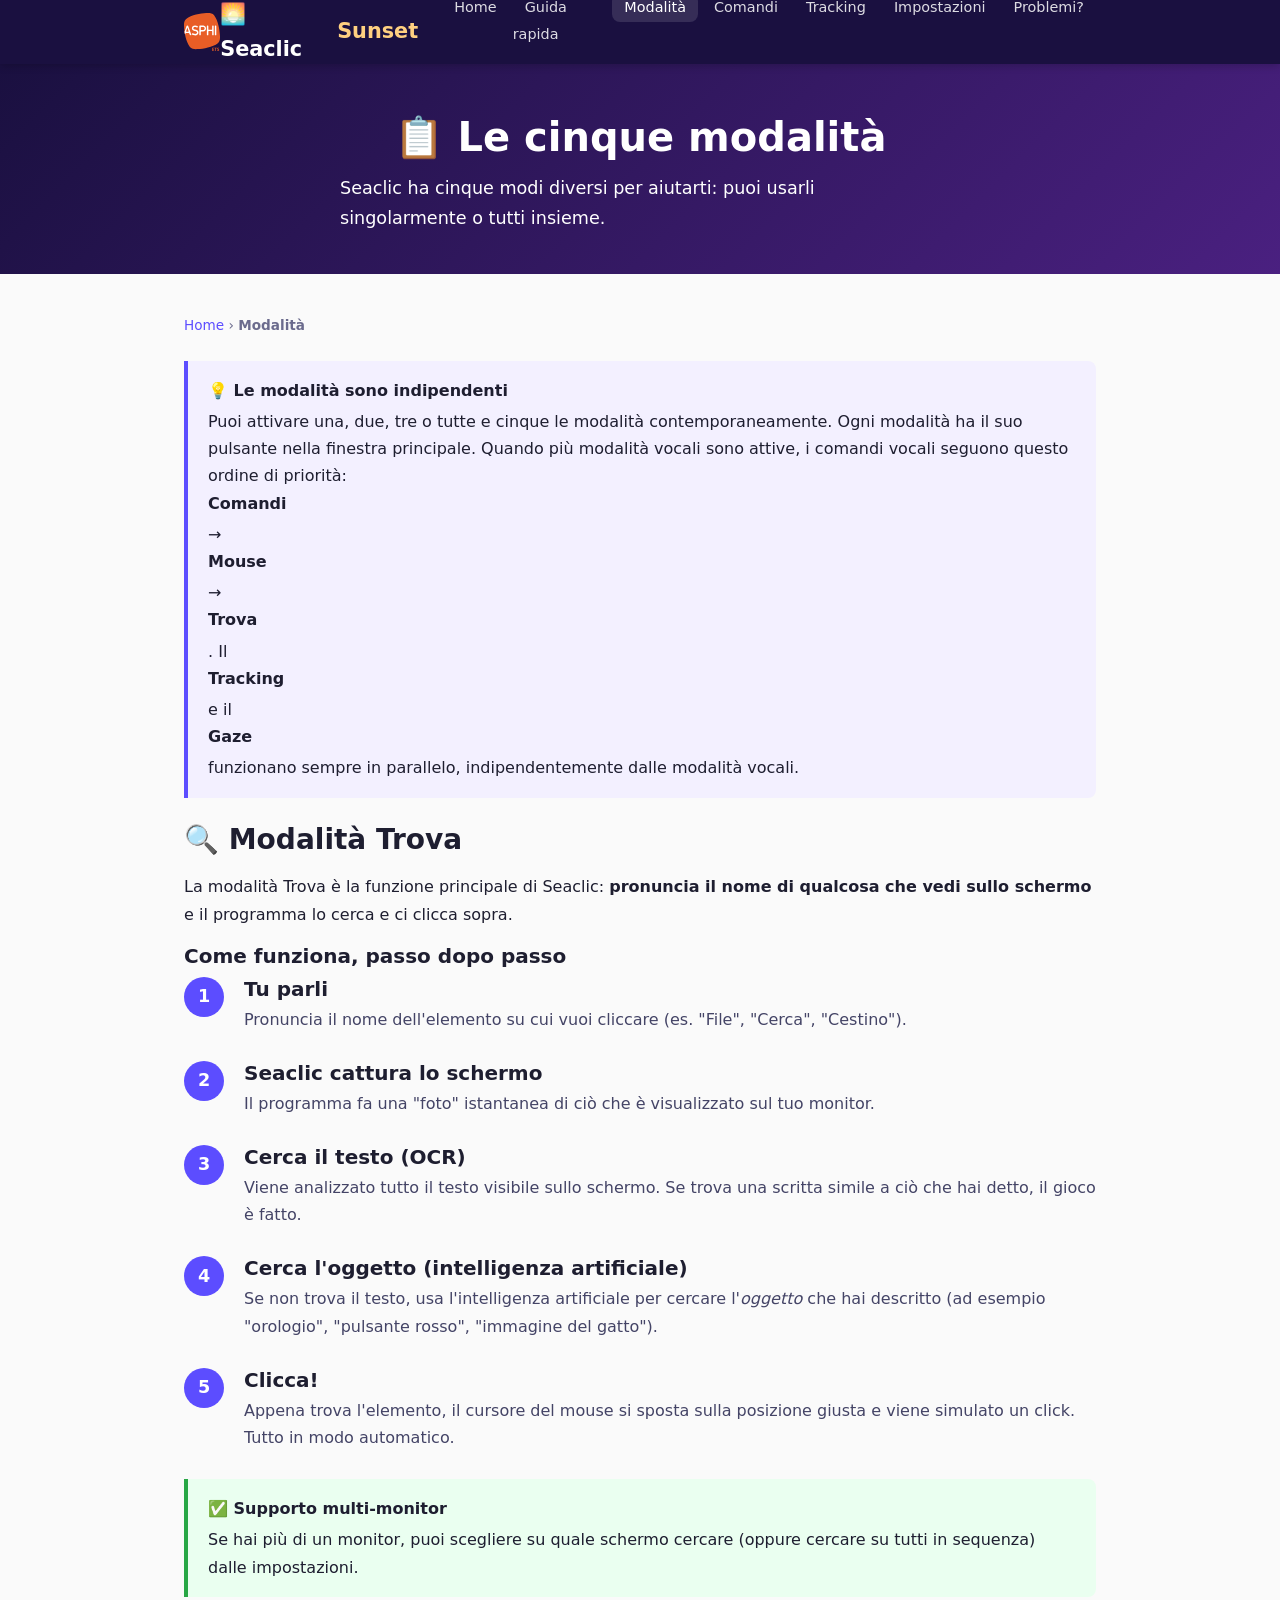
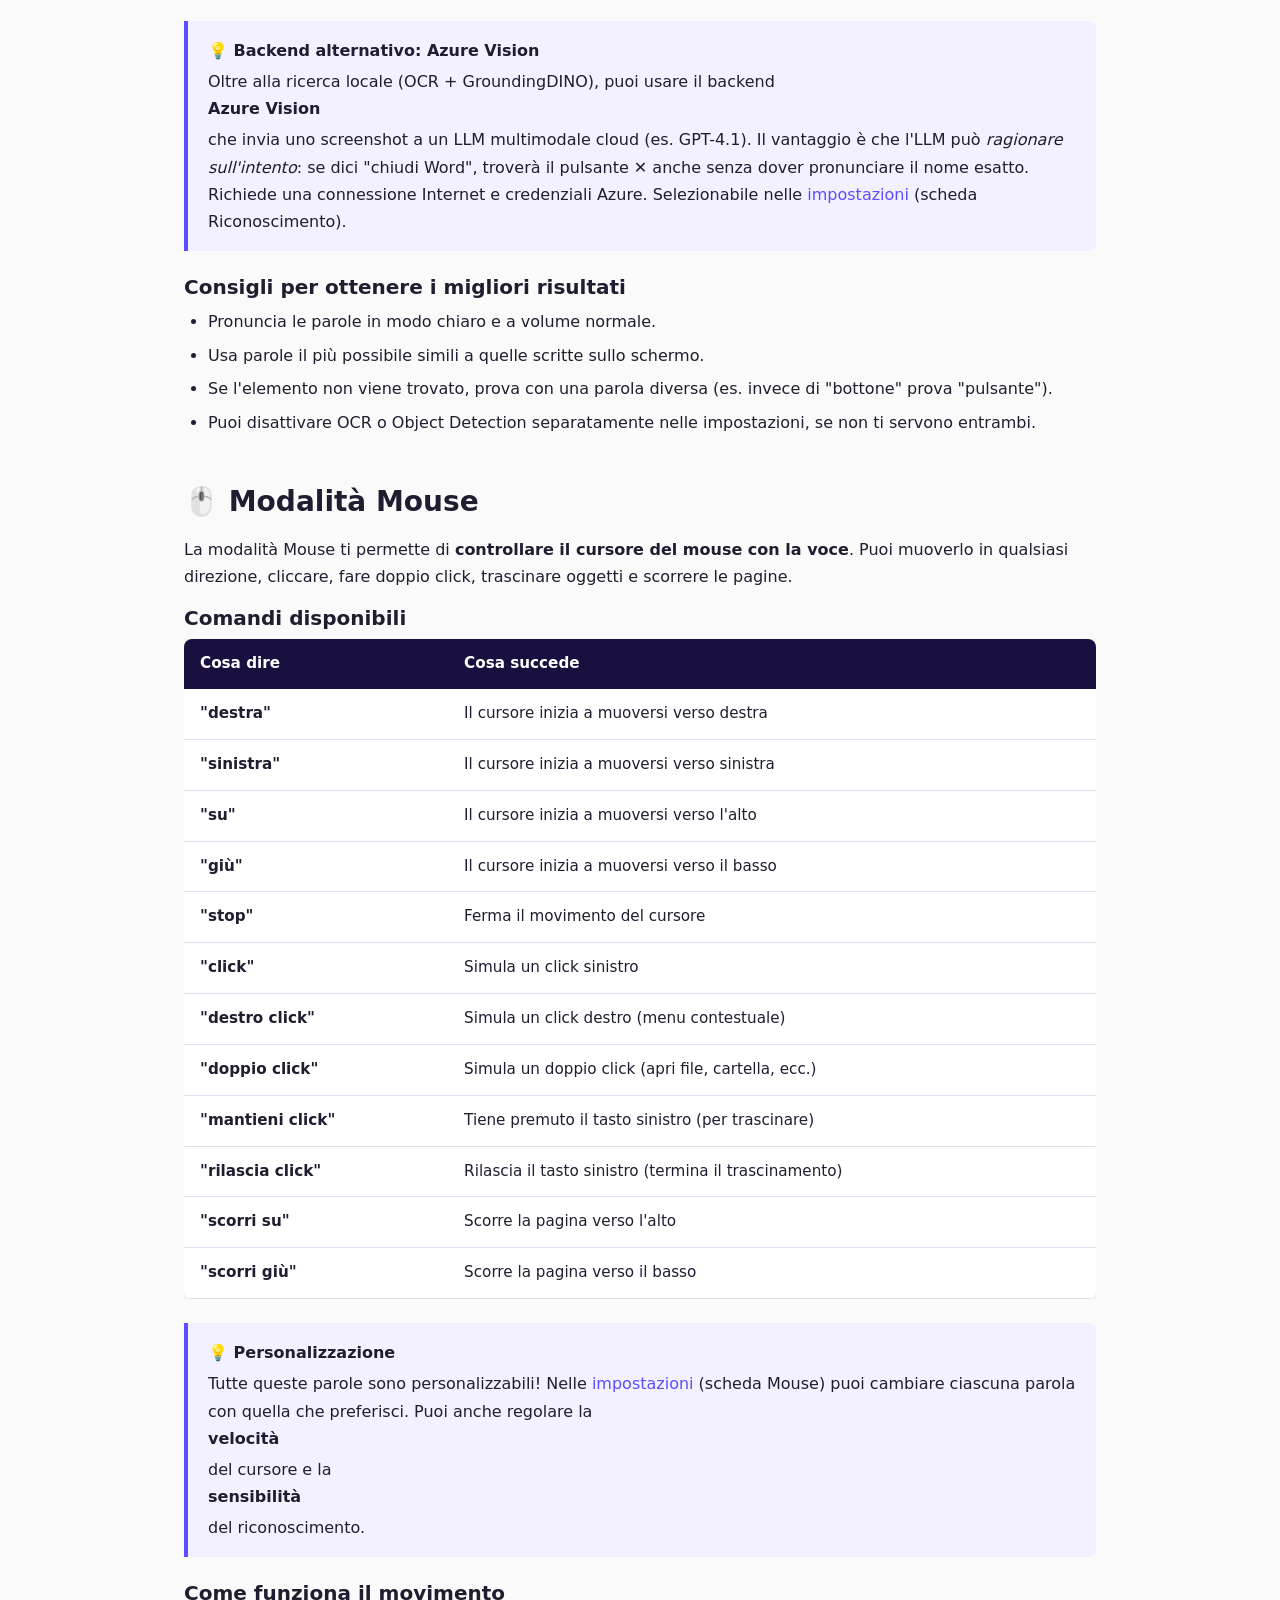
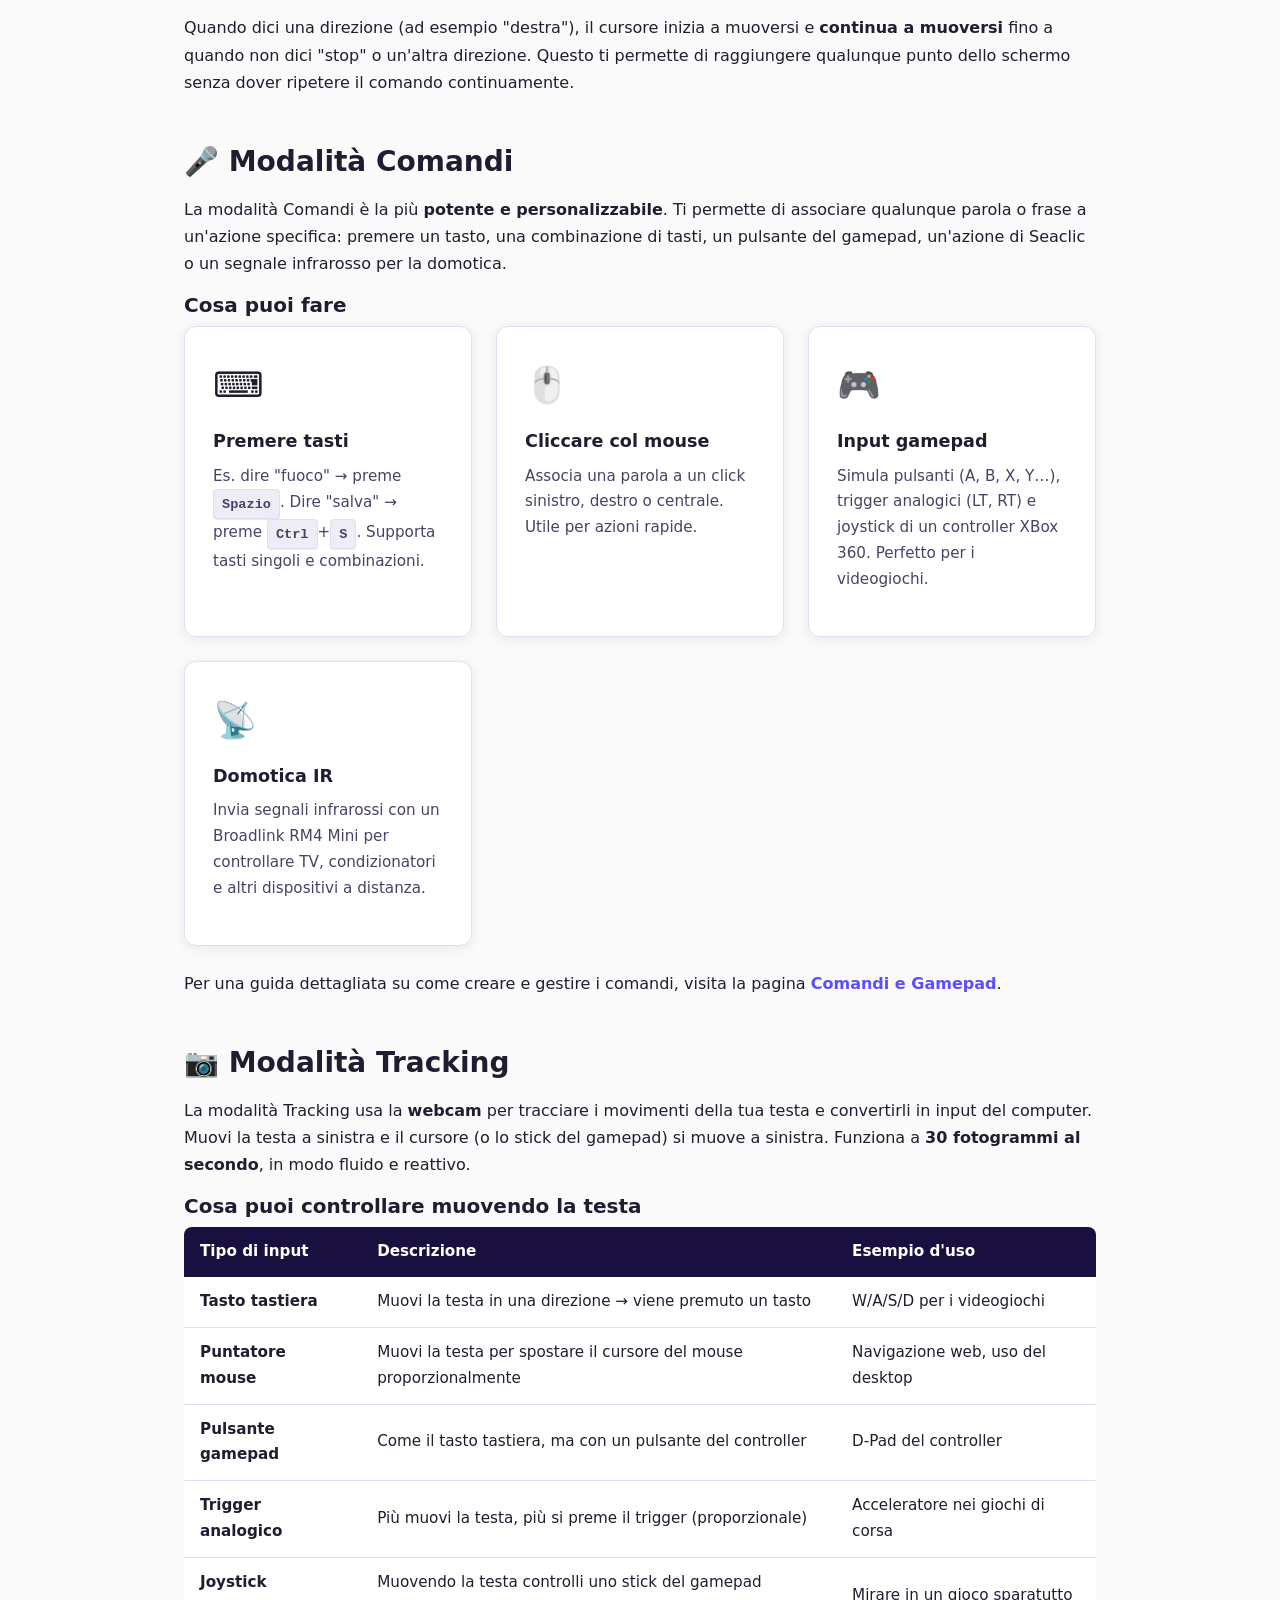
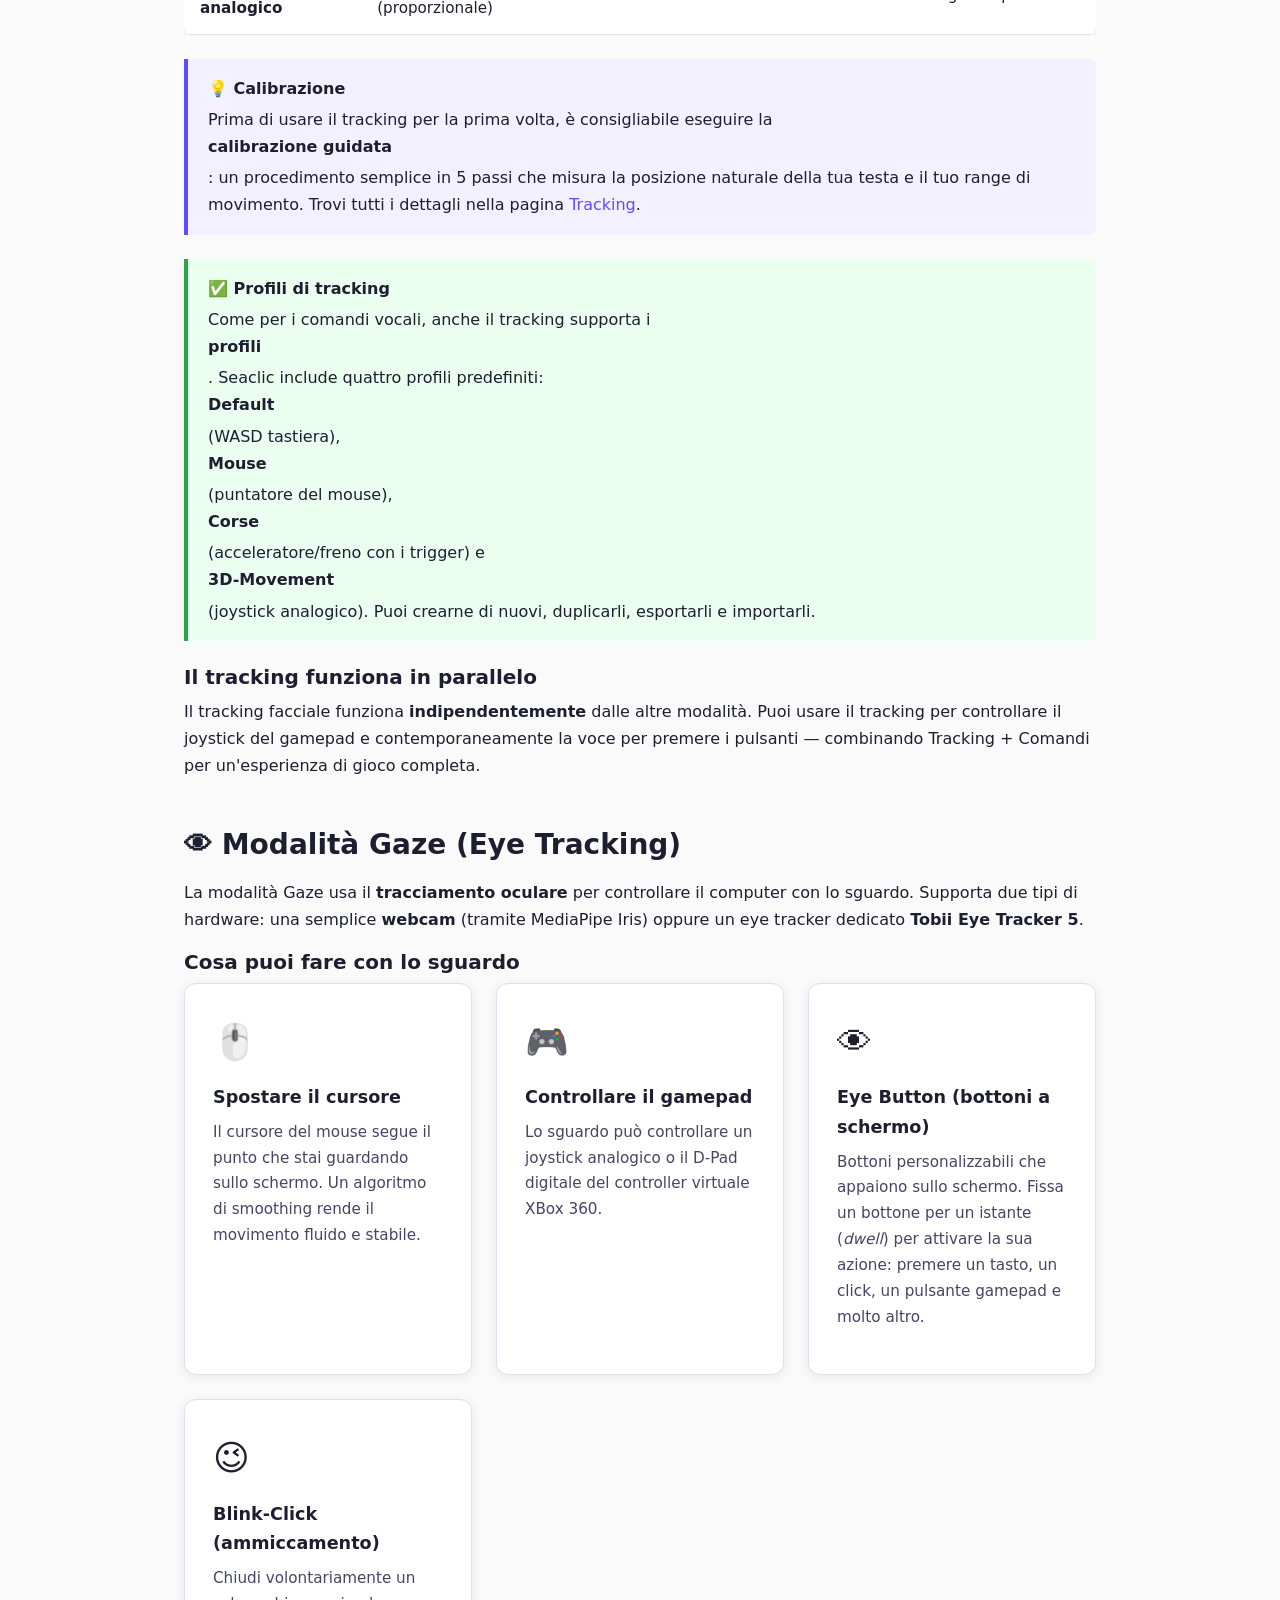
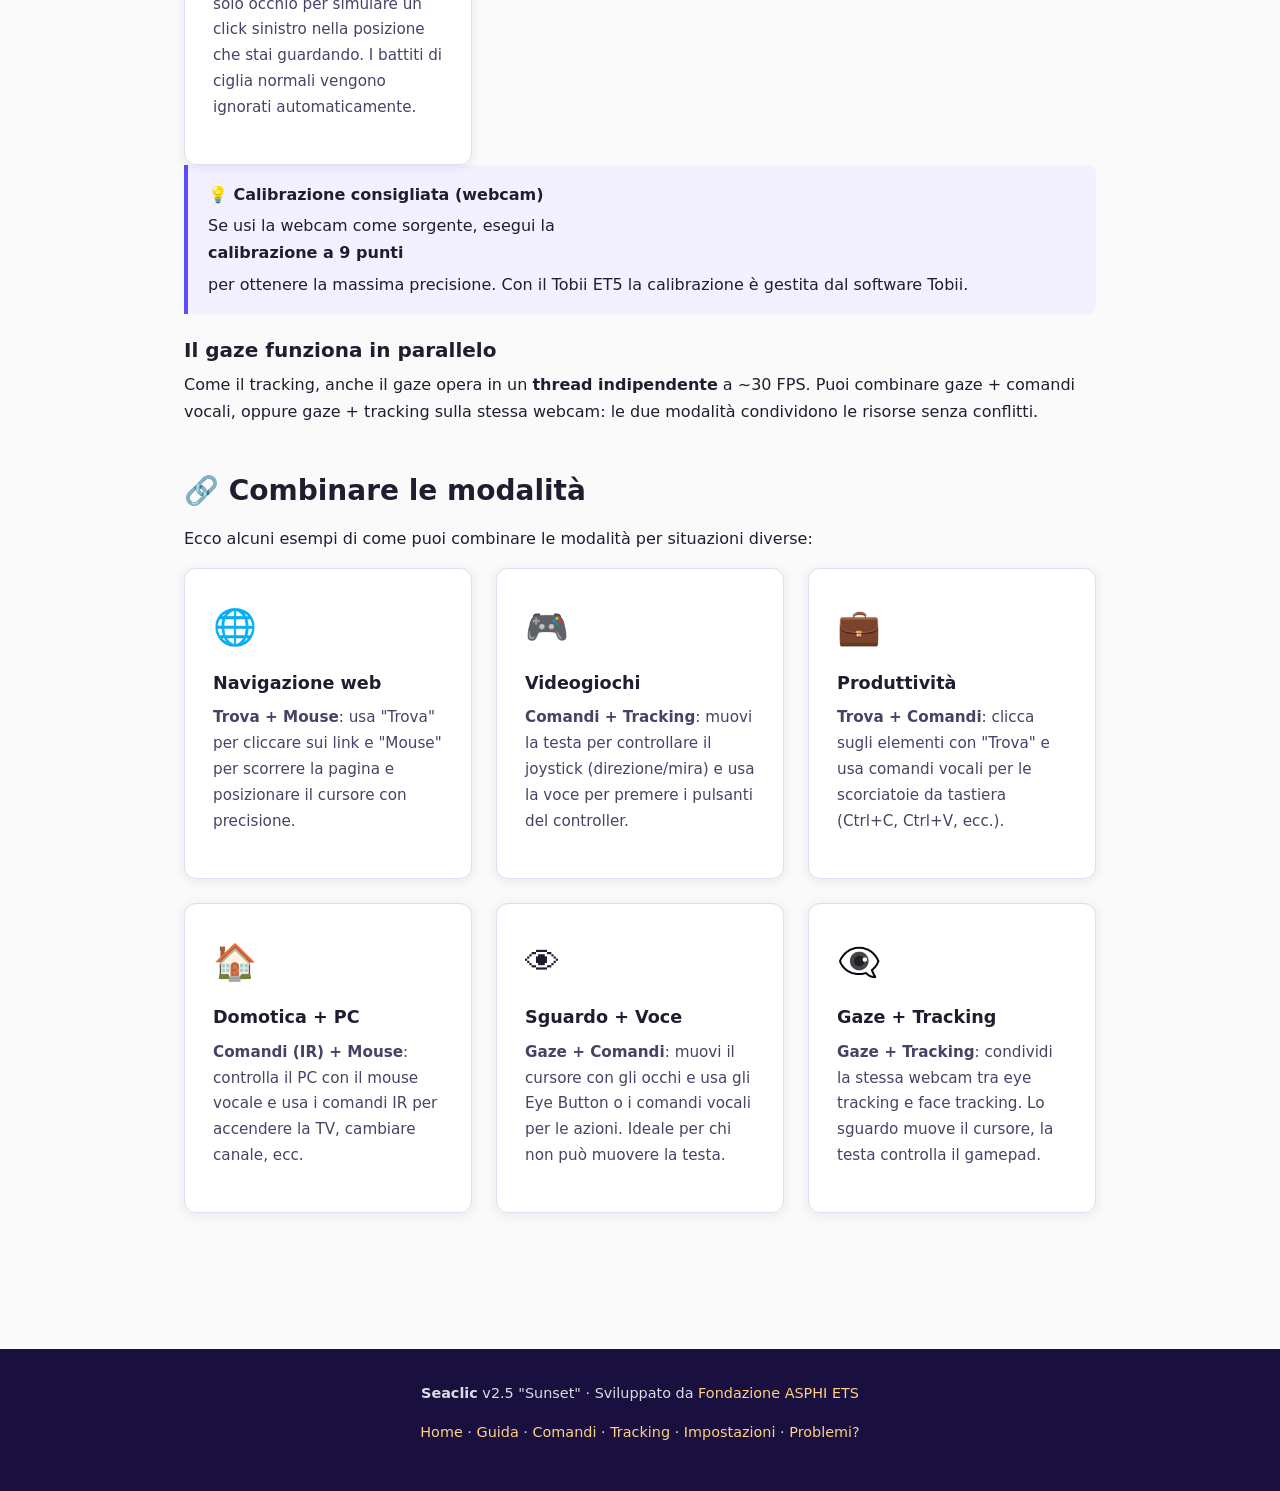
<file: modalita.html>
<!DOCTYPE html>
<html lang="it">
<head>
  <meta charset="UTF-8">
  <meta name="viewport" content="width=device-width, initial-scale=1.0">
  <title>Le 5 modalità — Seaclic</title>
  <meta name="description" content="Spiegazione dettagliata delle cinque modalità operative di Seaclic: Trova, Mouse, Comandi, Tracking e Gaze.">
  <link rel="stylesheet" href="css/style.css">
</head>
<body>

<a class="skip-link" href="#main-content">Vai al contenuto principale</a>

<nav class="nav" role="navigation" aria-label="Navigazione principale">
  <div class="nav__inner">
    <a class="nav__asphi" href="https://www.asphi.it/" target="_blank" rel="noopener" aria-label="Fondazione ASPHI ETS"><img src="img/ASPHI_logo.svg" alt="ASPHI" class="nav__logo"></a>
    <a class="nav__brand" href="index.html">🌅 Seaclic <span>Sunset</span></a>
    <button class="nav__toggle" aria-label="Apri menu" aria-expanded="false">☰</button>
    <ul class="nav__links" role="list">
      <li><a href="index.html">Home</a></li>
      <li><a href="guida.html">Guida rapida</a></li>
      <li><a href="modalita.html" class="active">Modalità</a></li>
      <li><a href="comandi.html">Comandi</a></li>
      <li><a href="tracking.html">Tracking</a></li>
      <li><a href="impostazioni.html">Impostazioni</a></li>
      <li><a href="problemi.html">Problemi?</a></li>
    </ul>
  </div>
</nav>

<main id="main-content">

<header class="page-header">
  <h1>📋 Le cinque modalità</h1>
  <p>Seaclic ha cinque modi diversi per aiutarti: puoi usarli singolarmente o tutti insieme.</p>
</header>

<div class="container">
  <nav class="breadcrumb" aria-label="Percorso">
    <a href="index.html">Home</a> › <strong>Modalità</strong>
  </nav>

  <div class="info-box">
    <strong>💡 Le modalità sono indipendenti</strong>
    Puoi attivare una, due, tre o tutte e cinque le modalità contemporaneamente.
    Ogni modalità ha il suo pulsante nella finestra principale.
    Quando più modalità vocali sono attive, i comandi vocali seguono questo ordine di priorità:
    <strong>Comandi</strong> → <strong>Mouse</strong> → <strong>Trova</strong>.
    Il <strong>Tracking</strong> e il <strong>Gaze</strong> funzionano sempre in parallelo, indipendentemente dalle modalità vocali.
  </div>

  <!-- ═══ TROVA ════════════════════════════════════════════════ -->
  <section class="section" id="trova">
    <h2>🔍 Modalità Trova</h2>

    <p>
      La modalità Trova è la funzione principale di Seaclic: <strong>pronuncia il nome di qualcosa
      che vedi sullo schermo</strong> e il programma lo cerca e ci clicca sopra.
    </p>

    <h3>Come funziona, passo dopo passo</h3>
    <div class="steps">
      <div class="step">
        <div class="step__body">
          <h3>Tu parli</h3>
          <p>Pronuncia il nome dell'elemento su cui vuoi cliccare (es. "File", "Cerca", "Cestino").</p>
        </div>
      </div>
      <div class="step">
        <div class="step__body">
          <h3>Seaclic cattura lo schermo</h3>
          <p>Il programma fa una "foto" istantanea di ciò che è visualizzato sul tuo monitor.</p>
        </div>
      </div>
      <div class="step">
        <div class="step__body">
          <h3>Cerca il testo (OCR)</h3>
          <p>
            Viene analizzato tutto il testo visibile sullo schermo. Se trova una scritta simile
            a ciò che hai detto, il gioco è fatto.
          </p>
        </div>
      </div>
      <div class="step">
        <div class="step__body">
          <h3>Cerca l'oggetto (intelligenza artificiale)</h3>
          <p>
            Se non trova il testo, usa l'intelligenza artificiale per cercare l'<em>oggetto</em>
            che hai descritto (ad esempio "orologio", "pulsante rosso", "immagine del gatto").
          </p>
        </div>
      </div>
      <div class="step">
        <div class="step__body">
          <h3>Clicca!</h3>
          <p>
            Appena trova l'elemento, il cursore del mouse si sposta sulla posizione giusta e viene
            simulato un click. Tutto in modo automatico.
          </p>
        </div>
      </div>
    </div>

    <div class="info-box info-box--success">
      <strong>✅ Supporto multi-monitor</strong>
      Se hai più di un monitor, puoi scegliere su quale schermo cercare (oppure cercare su tutti
      in sequenza) dalle impostazioni.
    </div>

    <div class="info-box">
      <strong>💡 Backend alternativo: Azure Vision</strong>
      Oltre alla ricerca locale (OCR + GroundingDINO), puoi usare il backend <strong>Azure Vision</strong>
      che invia uno screenshot a un LLM multimodale cloud (es. GPT-4.1). Il vantaggio è che l'LLM
      può <em>ragionare sull'intento</em>: se dici "chiudi Word", troverà il pulsante ✕ anche senza
      dover pronunciare il nome esatto. Richiede una connessione Internet e credenziali Azure.
      Selezionabile nelle <a href="impostazioni.html#riconoscimento">impostazioni</a> (scheda Riconoscimento).
    </div>

    <h3>Consigli per ottenere i migliori risultati</h3>
    <ul>
      <li>Pronuncia le parole in modo chiaro e a volume normale.</li>
      <li>Usa parole il più possibile simili a quelle scritte sullo schermo.</li>
      <li>Se l'elemento non viene trovato, prova con una parola diversa (es. invece di "bottone" prova "pulsante").</li>
      <li>Puoi disattivare OCR o Object Detection separatamente nelle impostazioni, se non ti servono entrambi.</li>
    </ul>
  </section>

  <!-- ═══ MOUSE ════════════════════════════════════════════════ -->
  <section class="section" id="mouse">
    <h2>🖱️ Modalità Mouse</h2>

    <p>
      La modalità Mouse ti permette di <strong>controllare il cursore del mouse con la voce</strong>.
      Puoi muoverlo in qualsiasi direzione, cliccare, fare doppio click, trascinare oggetti e scorrere le pagine.
    </p>

    <h3>Comandi disponibili</h3>

    <div class="table-wrap">
      <table>
        <thead>
          <tr><th>Cosa dire</th><th>Cosa succede</th></tr>
        </thead>
        <tbody>
          <tr><td><strong>"destra"</strong></td><td>Il cursore inizia a muoversi verso destra</td></tr>
          <tr><td><strong>"sinistra"</strong></td><td>Il cursore inizia a muoversi verso sinistra</td></tr>
          <tr><td><strong>"su"</strong></td><td>Il cursore inizia a muoversi verso l'alto</td></tr>
          <tr><td><strong>"giù"</strong></td><td>Il cursore inizia a muoversi verso il basso</td></tr>
          <tr><td><strong>"stop"</strong></td><td>Ferma il movimento del cursore</td></tr>
          <tr><td><strong>"click"</strong></td><td>Simula un click sinistro</td></tr>
          <tr><td><strong>"destro click"</strong></td><td>Simula un click destro (menu contestuale)</td></tr>
          <tr><td><strong>"doppio click"</strong></td><td>Simula un doppio click (apri file, cartella, ecc.)</td></tr>
          <tr><td><strong>"mantieni click"</strong></td><td>Tiene premuto il tasto sinistro (per trascinare)</td></tr>
          <tr><td><strong>"rilascia click"</strong></td><td>Rilascia il tasto sinistro (termina il trascinamento)</td></tr>
          <tr><td><strong>"scorri su"</strong></td><td>Scorre la pagina verso l'alto</td></tr>
          <tr><td><strong>"scorri giù"</strong></td><td>Scorre la pagina verso il basso</td></tr>
        </tbody>
      </table>
    </div>

    <div class="info-box">
      <strong>💡 Personalizzazione</strong>
      Tutte queste parole sono personalizzabili! Nelle <a href="impostazioni.html">impostazioni</a>
      (scheda Mouse) puoi cambiare ciascuna parola con quella che preferisci. Puoi anche regolare
      la <strong>velocità</strong> del cursore e la <strong>sensibilità</strong> del riconoscimento.
    </div>

    <h3>Come funziona il movimento</h3>
    <p>
      Quando dici una direzione (ad esempio "destra"), il cursore inizia a muoversi e
      <strong>continua a muoversi</strong> fino a quando non dici "stop" o un'altra direzione.
      Questo ti permette di raggiungere qualunque punto dello schermo senza dover ripetere
      il comando continuamente.
    </p>
  </section>

  <!-- ═══ COMANDI ══════════════════════════════════════════════ -->
  <section class="section" id="comandi">
    <h2>🎤 Modalità Comandi</h2>

    <p>
      La modalità Comandi è la più <strong>potente e personalizzabile</strong>. Ti permette di associare
      qualunque parola o frase a un'azione specifica: premere un tasto, una combinazione di tasti,
      un pulsante del gamepad, un'azione di Seaclic o un segnale infrarosso per la domotica.
    </p>

    <h3>Cosa puoi fare</h3>

    <div class="cards cards--2">
      <div class="card">
        <div class="card__icon">⌨️</div>
        <div class="card__title">Premere tasti</div>
        <p class="card__text">
          Es. dire "fuoco" → preme <kbd>Spazio</kbd>.
          Dire "salva" → preme <kbd>Ctrl</kbd>+<kbd>S</kbd>.
          Supporta tasti singoli e combinazioni.
        </p>
      </div>
      <div class="card">
        <div class="card__icon">🖱️</div>
        <div class="card__title">Cliccare col mouse</div>
        <p class="card__text">
          Associa una parola a un click sinistro, destro o centrale. Utile per azioni rapide.
        </p>
      </div>
      <div class="card">
        <div class="card__icon">🎮</div>
        <div class="card__title">Input gamepad</div>
        <p class="card__text">
          Simula pulsanti (A, B, X, Y…), trigger analogici (LT, RT) e joystick di un controller XBox 360.
          Perfetto per i videogiochi.
        </p>
      </div>
      <div class="card">
        <div class="card__icon">📡</div>
        <div class="card__title">Domotica IR</div>
        <p class="card__text">
          Invia segnali infrarossi con un Broadlink RM4 Mini per controllare TV, condizionatori
          e altri dispositivi a distanza.
        </p>
      </div>
    </div>

    <p style="margin-top:1.5rem">
      Per una guida dettagliata su come creare e gestire i comandi, visita la pagina
      <a href="comandi.html"><strong>Comandi e Gamepad</strong></a>.
    </p>
  </section>

  <!-- ═══ TRACKING ═════════════════════════════════════════════ -->
  <section class="section" id="tracking">
    <h2>📷 Modalità Tracking</h2>

    <p>
      La modalità Tracking usa la <strong>webcam</strong> per tracciare i movimenti della tua testa
      e convertirli in input del computer. Muovi la testa a sinistra e il cursore (o lo stick del gamepad)
      si muove a sinistra. Funziona a <strong>30 fotogrammi al secondo</strong>, in modo fluido e reattivo.
    </p>

    <h3>Cosa puoi controllare muovendo la testa</h3>

    <div class="table-wrap">
      <table>
        <thead>
          <tr><th>Tipo di input</th><th>Descrizione</th><th>Esempio d'uso</th></tr>
        </thead>
        <tbody>
          <tr>
            <td><strong>Tasto tastiera</strong></td>
            <td>Muovi la testa in una direzione → viene premuto un tasto</td>
            <td>W/A/S/D per i videogiochi</td>
          </tr>
          <tr>
            <td><strong>Puntatore mouse</strong></td>
            <td>Muovi la testa per spostare il cursore del mouse proporzionalmente</td>
            <td>Navigazione web, uso del desktop</td>
          </tr>
          <tr>
            <td><strong>Pulsante gamepad</strong></td>
            <td>Come il tasto tastiera, ma con un pulsante del controller</td>
            <td>D-Pad del controller</td>
          </tr>
          <tr>
            <td><strong>Trigger analogico</strong></td>
            <td>Più muovi la testa, più si preme il trigger (proporzionale)</td>
            <td>Acceleratore nei giochi di corsa</td>
          </tr>
          <tr>
            <td><strong>Joystick analogico</strong></td>
            <td>Muovendo la testa controlli uno stick del gamepad (proporzionale)</td>
            <td>Mirare in un gioco sparatutto</td>
          </tr>
        </tbody>
      </table>
    </div>

    <div class="info-box">
      <strong>💡 Calibrazione</strong>
      Prima di usare il tracking per la prima volta, è consigliabile eseguire la <strong>calibrazione
      guidata</strong>: un procedimento semplice in 5 passi che misura la posizione naturale della tua testa
      e il tuo range di movimento. Trovi tutti i dettagli nella pagina <a href="tracking.html">Tracking</a>.
    </div>

    <div class="info-box info-box--success">
      <strong>✅ Profili di tracking</strong>
      Come per i comandi vocali, anche il tracking supporta i <strong>profili</strong>.
      Seaclic include quattro profili predefiniti: <strong>Default</strong> (WASD tastiera),
      <strong>Mouse</strong> (puntatore del mouse), <strong>Corse</strong> (acceleratore/freno con i trigger)
      e <strong>3D-Movement</strong> (joystick analogico). Puoi crearne di nuovi, duplicarli,
      esportarli e importarli.
    </div>

    <h3>Il tracking funziona in parallelo</h3>
    <p>
      Il tracking facciale funziona <strong>indipendentemente</strong> dalle altre modalità.
      Puoi usare il tracking per controllare il joystick del gamepad e contemporaneamente
      la voce per premere i pulsanti — combinando Tracking + Comandi per un'esperienza di gioco completa.
    </p>
  </section>
  <!-- ═══ GAZE ═══════════════════════════════════════════════════════════ -->
  <section class="section" id="gaze">
    <h2>👁 Modalità Gaze (Eye Tracking)</h2>

    <p>
      La modalità Gaze usa il <strong>tracciamento oculare</strong> per controllare il computer con lo sguardo.
      Supporta due tipi di hardware: una semplice <strong>webcam</strong> (tramite MediaPipe Iris) oppure
      un eye tracker dedicato <strong>Tobii Eye Tracker 5</strong>.
    </p>

    <h3>Cosa puoi fare con lo sguardo</h3>

    <div class="cards cards--2">
      <div class="card">
        <div class="card__icon">🖱️</div>
        <div class="card__title">Spostare il cursore</div>
        <p class="card__text">
          Il cursore del mouse segue il punto che stai guardando sullo schermo.
          Un algoritmo di smoothing rende il movimento fluido e stabile.
        </p>
      </div>
      <div class="card">
        <div class="card__icon">🎮</div>
        <div class="card__title">Controllare il gamepad</div>
        <p class="card__text">
          Lo sguardo può controllare un joystick analogico o il D-Pad digitale
          del controller virtuale XBox 360.
        </p>
      </div>
      <div class="card">
        <div class="card__icon">👁</div>
        <div class="card__title">Eye Button (bottoni a schermo)</div>
        <p class="card__text">
          Bottoni personalizzabili che appaiono sullo schermo. Fissa un bottone per un istante (<em>dwell</em>)
          per attivare la sua azione: premere un tasto, un click, un pulsante gamepad e molto altro.
        </p>
      </div>
      <div class="card">
        <div class="card__icon">😉</div>
        <div class="card__title">Blink-Click (ammiccamento)</div>
        <p class="card__text">
          Chiudi volontariamente un solo occhio per simulare un click sinistro nella posizione
          che stai guardando. I battiti di ciglia normali vengono ignorati automaticamente.
        </p>
      </div>
    </div>

    <div class="info-box">
      <strong>💡 Calibrazione consigliata (webcam)</strong>
      Se usi la webcam come sorgente, esegui la <strong>calibrazione a 9 punti</strong> per ottenere
      la massima precisione. Con il Tobii ET5 la calibrazione è gestita dal software Tobii.
    </div>

    <h3>Il gaze funziona in parallelo</h3>
    <p>
      Come il tracking, anche il gaze opera in un <strong>thread indipendente</strong> a ~30 FPS.
      Puoi combinare gaze + comandi vocali, oppure gaze + tracking sulla stessa webcam:
      le due modalità condividono le risorse senza conflitti.
    </p>
  </section>
  <!-- ═══ COMBINARE LE MODALITÀ ════════════════════════════════ -->
  <section class="section" id="combinare">
    <h2>🔗 Combinare le modalità</h2>

    <p>Ecco alcuni esempi di come puoi combinare le modalità per situazioni diverse:</p>

    <div class="cards cards--2">
      <div class="card">
        <div class="card__icon">🌐</div>
        <div class="card__title">Navigazione web</div>
        <p class="card__text">
          <strong>Trova + Mouse</strong>: usa "Trova" per cliccare sui link e "Mouse" per scorrere la pagina
          e posizionare il cursore con precisione.
        </p>
      </div>
      <div class="card">
        <div class="card__icon">🎮</div>
        <div class="card__title">Videogiochi</div>
        <p class="card__text">
          <strong>Comandi + Tracking</strong>: muovi la testa per controllare il joystick (direzione/mira)
          e usa la voce per premere i pulsanti del controller.
        </p>
      </div>
      <div class="card">
        <div class="card__icon">💼</div>
        <div class="card__title">Produttività</div>
        <p class="card__text">
          <strong>Trova + Comandi</strong>: clicca sugli elementi con "Trova" e usa comandi vocali
          per le scorciatoie da tastiera (Ctrl+C, Ctrl+V, ecc.).
        </p>
      </div>
      <div class="card">
        <div class="card__icon">🏠</div>
        <div class="card__title">Domotica + PC</div>
        <p class="card__text">
          <strong>Comandi (IR) + Mouse</strong>: controlla il PC con il mouse vocale e usa
          i comandi IR per accendere la TV, cambiare canale, ecc.
        </p>
      </div>
      <div class="card">
        <div class="card__icon">👁</div>
        <div class="card__title">Sguardo + Voce</div>
        <p class="card__text">
          <strong>Gaze + Comandi</strong>: muovi il cursore con gli occhi e usa gli Eye Button
          o i comandi vocali per le azioni. Ideale per chi non può muovere la testa.
        </p>
      </div>
      <div class="card">
        <div class="card__icon">👁‍🗨</div>
        <div class="card__title">Gaze + Tracking</div>
        <p class="card__text">
          <strong>Gaze + Tracking</strong>: condividi la stessa webcam tra eye tracking e face tracking.
          Lo sguardo muove il cursore, la testa controlla il gamepad.
        </p>
      </div>
    </div>
  </section>
</div>

</main>

<footer class="footer">
  <p>
    <strong>Seaclic</strong> v2.5 "Sunset" · Sviluppato da
    <a href="https://www.asphi.it/" target="_blank" rel="noopener">Fondazione ASPHI ETS</a>
  </p>
  <p style="margin-top:.5rem">
    <a href="index.html">Home</a> · <a href="guida.html">Guida</a> · <a href="comandi.html">Comandi</a> ·
    <a href="tracking.html">Tracking</a> · <a href="impostazioni.html">Impostazioni</a> · <a href="problemi.html">Problemi?</a>
  </p>
</footer>

<script src="js/main.js"></script>
</body>
</html>
</file>
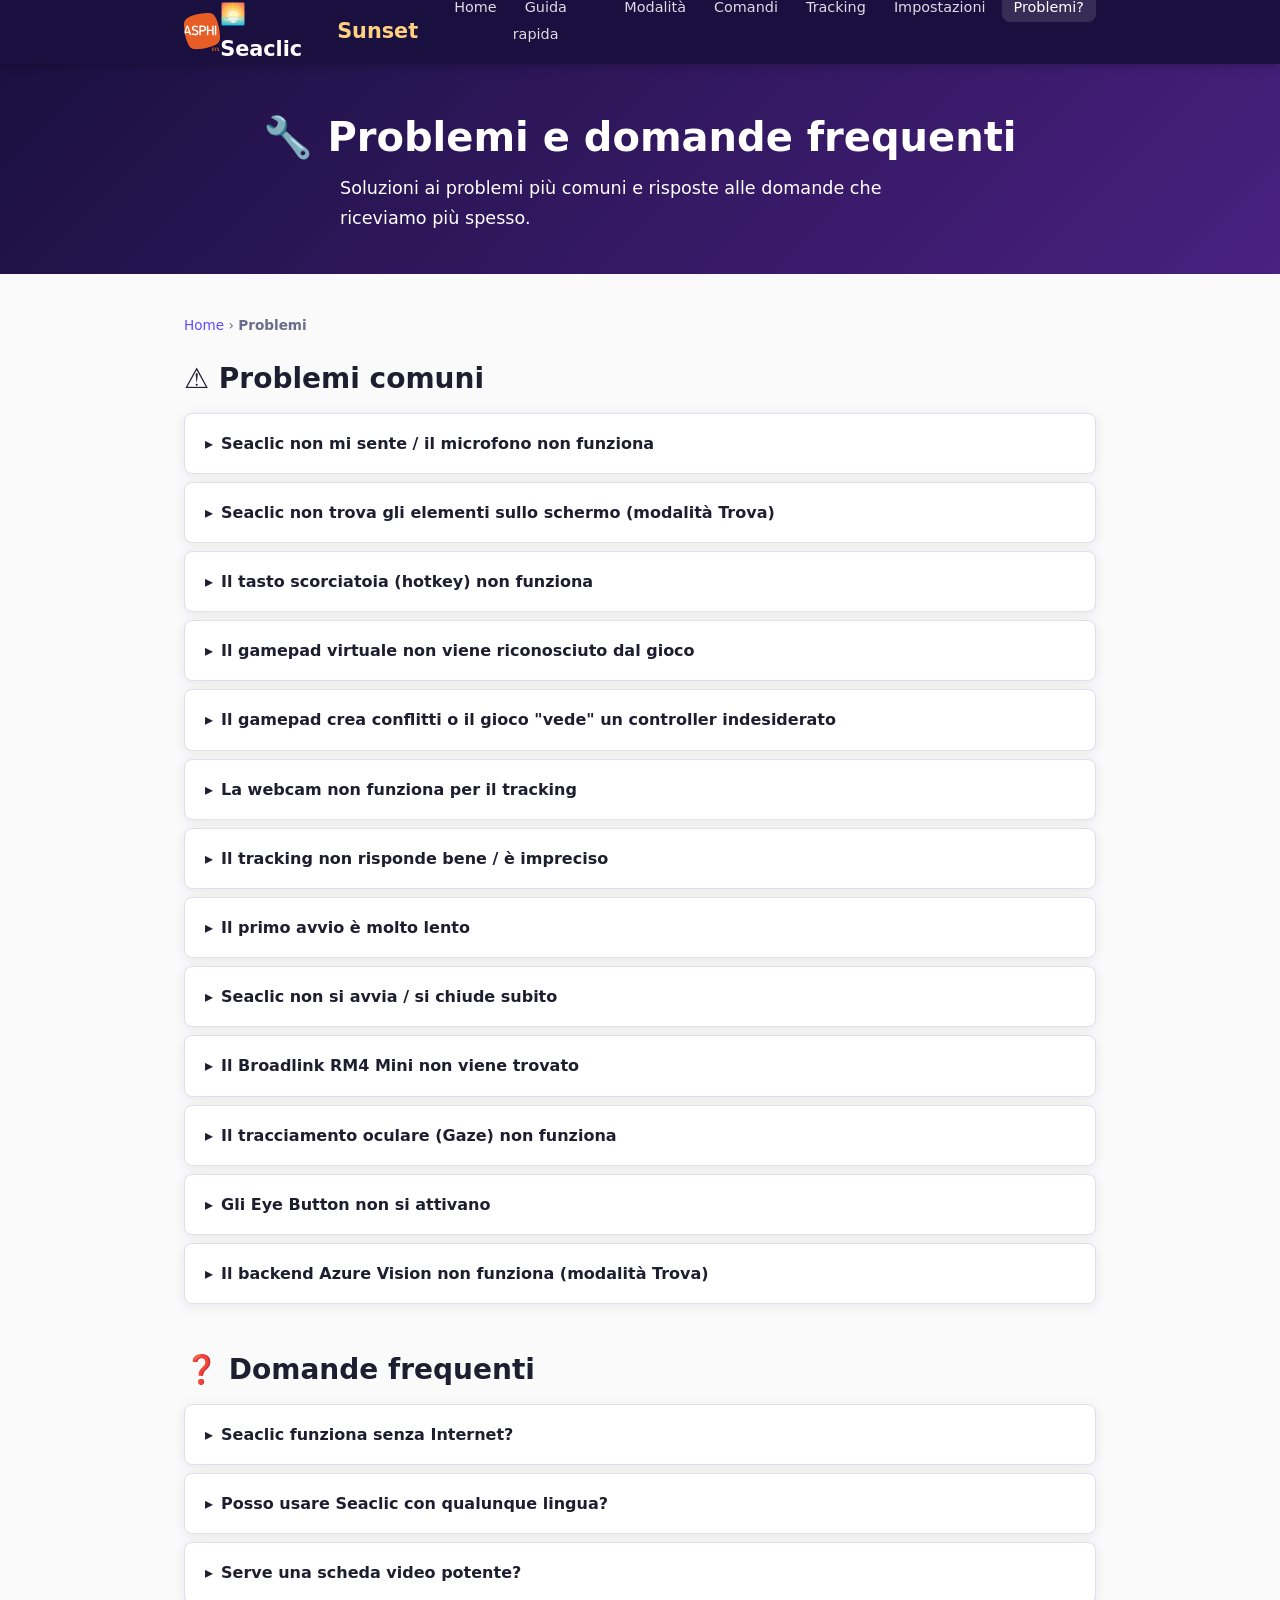
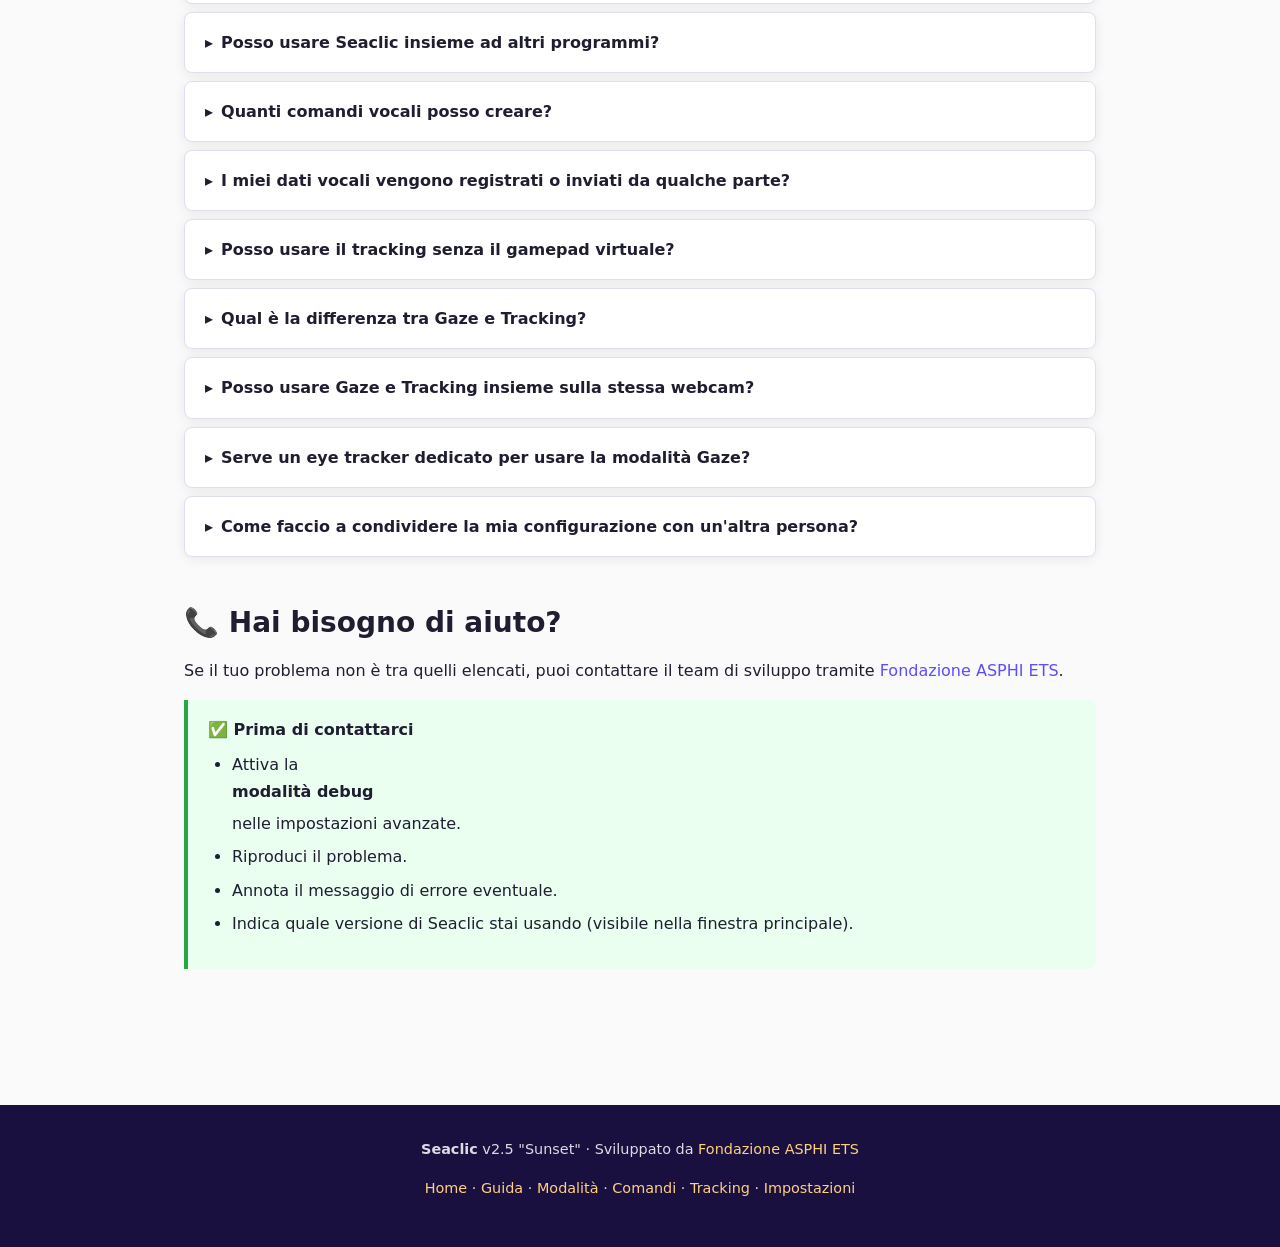
<file: problemi.html>
<!DOCTYPE html>
<html lang="it">
<head>
  <meta charset="UTF-8">
  <meta name="viewport" content="width=device-width, initial-scale=1.0">
  <title>Problemi e domande frequenti — Seaclic</title>
  <meta name="description" content="Soluzioni ai problemi più comuni con Seaclic e risposte alle domande frequenti.">
  <link rel="stylesheet" href="css/style.css">
</head>
<body>

<a class="skip-link" href="#main-content">Vai al contenuto principale</a>

<nav class="nav" role="navigation" aria-label="Navigazione principale">
  <div class="nav__inner">
    <a class="nav__asphi" href="https://www.asphi.it/" target="_blank" rel="noopener" aria-label="Fondazione ASPHI ETS"><img src="img/ASPHI_logo.svg" alt="ASPHI" class="nav__logo"></a>
    <a class="nav__brand" href="index.html">🌅 Seaclic <span>Sunset</span></a>
    <button class="nav__toggle" aria-label="Apri menu" aria-expanded="false">☰</button>
    <ul class="nav__links" role="list">
      <li><a href="index.html">Home</a></li>
      <li><a href="guida.html">Guida rapida</a></li>
      <li><a href="modalita.html">Modalità</a></li>
      <li><a href="comandi.html">Comandi</a></li>
      <li><a href="tracking.html">Tracking</a></li>
      <li><a href="impostazioni.html">Impostazioni</a></li>
      <li><a href="problemi.html" class="active">Problemi?</a></li>
    </ul>
  </div>
</nav>

<main id="main-content">

<header class="page-header">
  <h1>🔧 Problemi e domande frequenti</h1>
  <p>Soluzioni ai problemi più comuni e risposte alle domande che riceviamo più spesso.</p>
</header>

<div class="container">
  <nav class="breadcrumb" aria-label="Percorso">
    <a href="index.html">Home</a> › <strong>Problemi</strong>
  </nav>

  <!-- ═══ PROBLEMI COMUNI ══════════════════════════════════════ -->
  <section class="section" id="problemi">
    <h2>⚠️ Problemi comuni</h2>

    <div class="accordion">

      <details>
        <summary>Seaclic non mi sente / il microfono non funziona</summary>
        <div class="acc-body">
          <p>Controlla questi punti:</p>
          <ol>
            <li>
              <strong>Permessi microfono</strong>: apri le Impostazioni di Windows → Privacy → Microfono
              e assicurati che le app desktop possano accedere al microfono.
            </li>
            <li>
              <strong>Dispositivo corretto</strong>: in Windows, fai clic destro sull'icona del volume
              nella barra delle applicazioni → Impostazioni audio → assicurati che il microfono giusto
              sia selezionato come dispositivo di input.
            </li>
            <li>
              <strong>Volume del microfono</strong>: nello stesso pannello, verifica che il volume del microfono
              non sia a zero o molto basso.
            </li>
            <li>
              <strong>Prova con un'altra app</strong>: prova a registrare la tua voce con il Registratore vocale
              di Windows per verificare che il microfono funzioni in generale.
            </li>
          </ol>
        </div>
      </details>

      <details>
        <summary>Seaclic non trova gli elementi sullo schermo (modalità Trova)</summary>
        <div class="acc-body">
          <p>Possibili cause:</p>
          <ul>
            <li><strong>OCR e Immagini disattivati</strong>: verifica nelle impostazioni (scheda Riconoscimento) che OCR e/o Immagini siano attivi.</li>
            <li><strong>Parola poco chiara</strong>: prova a pronunciare più chiaramente, o usa una parola diversa.</li>
            <li><strong>Elemento troppo piccolo</strong>: testo molto piccolo potrebbe non essere rilevato dall'OCR. Prova a ingrandire la finestra.</li>
            <li><strong>Monitor sbagliato</strong>: se hai più monitor, controlla che sia selezionato quello giusto nelle impostazioni (scheda Generale → Monitor).</li>
            <li><strong>Parola in altra lingua</strong>: per gli oggetti (non testo), Seaclic traduce automaticamente dall'italiano all'inglese. Prova termini semplici.</li>
          </ul>
        </div>
      </details>

      <details>
        <summary>Il tasto scorciatoia (hotkey) non funziona</summary>
        <div class="acc-body">
          <p>
            Il tasto scorciatoia richiede permessi speciali per funzionare a livello di sistema.
          </p>
          <ul>
            <li><strong>Esegui come amministratore</strong>: prova a eseguire Seaclic con il tasto destro → "Esegui come amministratore".</li>
            <li><strong>Conflitti con altri programmi</strong>: un altro programma potrebbe usare lo stesso tasto. Prova con un tasto diverso (es. <kbd>F8</kbd> invece di <kbd>F5</kbd>).</li>
            <li><strong>Tasto non supportato</strong>: alcuni tasti speciali (come i tasti multimediali) potrebbero non funzionare. Usa tasti standard (F1–F12, ecc.).</li>
          </ul>
        </div>
      </details>

      <details>
        <summary>Il gamepad virtuale non viene riconosciuto dal gioco</summary>
        <div class="acc-body">
          <ol>
            <li>
              <strong>Gamepad attivato?</strong> Verifica che "🎮 Gamepad virtuale" sia attivo nelle impostazioni (scheda Generale).
            </li>
            <li>
              <strong>Driver ViGEmBus</strong>: il driver ViGEmBus deve essere installato. Se non lo è,
              scaricalo da <a href="https://github.com/nefarius/ViGEmBus/releases" target="_blank" rel="noopener">github.com/nefarius/ViGEmBus</a>
              e installalo manualmente.
            </li>
            <li>
              <strong>Riavvia il gioco</strong>: alcuni giochi rilevano i controller solo all'avvio.
              Avvia Seaclic e attiva il gamepad <em>prima</em> di avviare il gioco.
            </li>
            <li>
              <strong>Verifica in Windows</strong>: apri "Pannello di controllo" → "Dispositivi e stampanti"
              → dovresti vedere un "Xbox 360 Controller for Windows" virtuale.
            </li>
          </ol>
        </div>
      </details>

      <details>
        <summary>Il gamepad crea conflitti o il gioco "vede" un controller indesiderato</summary>
        <div class="acc-body">
          <p>
            Se un gioco si comporta in modo strano perché rileva il gamepad virtuale di Seaclic
            (ad esempio, cambia automaticamente i prompt da tastiera a controller):
          </p>
          <ul>
            <li>Disattiva "🎮 Gamepad virtuale" nelle impostazioni generali.</li>
            <li>Il gamepad verrà disconnesso immediatamente.</li>
            <li>Puoi riattivarlo quando ti serve, senza riavviare Seaclic.</li>
          </ul>
        </div>
      </details>

      <details>
        <summary>La webcam non funziona per il tracking</summary>
        <div class="acc-body">
          <ul>
            <li><strong>Webcam già in uso</strong>: chiudi altri programmi che usano la webcam (Zoom, Teams, Skype, ecc.).</li>
            <li><strong>Indice webcam errato</strong>: se hai più di una webcam, prova a cambiare il numero nelle impostazioni Tracking (0, 1, 2...).</li>
            <li><strong>Driver webcam</strong>: verifica che la webcam funzioni con altre app (es. l'app Fotocamera di Windows).</li>
          </ul>
        </div>
      </details>

      <details>
        <summary>Il tracking non risponde bene / è impreciso</summary>
        <div class="acc-body">
          <ol>
            <li><strong>Calibra</strong>: esegui la calibrazione guidata dalle impostazioni Tracking.</li>
            <li><strong>Illuminazione</strong>: assicurati che il tuo viso sia ben illuminato, senza controluce.</li>
            <li><strong>Regola i parametri</strong>:
              <ul>
                <li>Se il tracking è troppo sensibile → <strong>abbassa la sensibilità</strong> e <strong>aumenta la dead zone</strong>.</li>
                <li>Se il tracking è poco reattivo → <strong>alza la sensibilità</strong> e <strong>riduci lo smoothing</strong>.</li>
                <li>Se il tracking "trema" → <strong>aumenta lo smoothing</strong> (5–7).</li>
              </ul>
            </li>
            <li><strong>Ricentra</strong>: se il punto neutro si è spostato, usa la ricentratura (comando vocale o hotkey).</li>
          </ol>
        </div>
      </details>

      <details>
        <summary>Il primo avvio è molto lento</summary>
        <div class="acc-body">
          <p>
            Al primo avvio, Seaclic scarica i modelli di intelligenza artificiale (circa 900 MB).
            È normale che ci vogliano alcuni minuti, a seconda della velocità della connessione Internet.
            I modelli vengono salvati in cache e non verranno più scaricati.
          </p>
        </div>
      </details>

      <details>
        <summary>Seaclic non si avvia / si chiude subito</summary>
        <div class="acc-body">
          <ul>
            <li><strong>Antivirus</strong>: alcuni antivirus bloccano programmi che usano hook di tastiera o simulazione input. Prova ad aggiungere Seaclic alle eccezioni.</li>
            <li><strong>File corrotto</strong>: prova a reinstallare Seaclic.</li>
            <li><strong>Permessi</strong>: prova a eseguire come amministratore.</li>
          </ul>
        </div>
      </details>

      <details>
        <summary>Il Broadlink RM4 Mini non viene trovato</summary>
        <div class="acc-body">
          <ul>
            <li><strong>Stessa rete</strong>: il Broadlink e il computer devono essere sulla stessa rete Wi-Fi.</li>
            <li><strong>IP corretto</strong>: verifica l'indirizzo IP del Broadlink nell'app e-Control o Broadlink sul telefono, e inseriscilo nelle impostazioni di Seaclic (scheda Broadlink).</li>
            <li><strong>Firewall</strong>: il firewall di Windows potrebbe bloccare la comunicazione. Prova a creare un'eccezione per Seaclic.</li>
            <li><strong>Broadlink abilitato</strong>: verifica che il toggle "Abilita Broadlink" sia attivo nella scheda Broadlink delle impostazioni.</li>
            <li><strong>Timeout</strong>: se la rete è lenta, prova ad aumentare il timeout di connessione.</li>
          </ul>
        </div>
      </details>

      <details>
        <summary>Il tracciamento oculare (Gaze) non funziona</summary>
        <div class="acc-body">
          <ul>
            <li><strong>Dispositivo selezionato</strong>: verifica nelle impostazioni (scheda Gaze) che sia selezionato il dispositivo corretto. Usa il pulsante "Scan" per cercare i dispositivi.</li>
            <li><strong>Calibrazione</strong>: se usi la webcam, esegui la calibrazione a 9 punti. Senza calibrazione la precisione sarà molto bassa.</li>
            <li><strong>Webcam condivisa</strong>: se usi la stessa webcam per tracking e gaze, le due modalità condividono le risorse automaticamente. Verifica che il tracking funzioni correttamente.</li>
            <li><strong>Tobii non rilevato</strong>: per il Tobii ET5, verifica che il software Tobii Experience sia installato e che il dispositivo sia collegato.</li>
            <li><strong>Illuminazione</strong>: come per il tracking, il viso deve essere ben illuminato.</li>
          </ul>
        </div>
      </details>

      <details>
        <summary>Gli Eye Button non si attivano</summary>
        <div class="acc-body">
          <ul>
            <li><strong>Gaze attivo</strong>: i bottoni si attivano solo quando la modalità Gaze è in esecuzione.</li>
            <li><strong>Dwell time</strong>: se il tempo di attivazione è troppo breve, potresti attivare i bottoni involontariamente. Se è troppo lungo, potrebbe sembrare che non funzionino. Regola il dwell time nelle impostazioni Gaze.</li>
            <li><strong>Bottone abilitato</strong>: verifica che il toggle "Abilitato" sia attivo sulla card del bottone nelle impostazioni.</li>
            <li><strong>Calibrazione</strong>: se lo sguardo non punta nella posizione giusta, i bottoni non verranno attivati. Ricalibra.</li>
          </ul>
        </div>
      </details>

      <details>
        <summary>Il backend Azure Vision non funziona (modalità Trova)</summary>
        <div class="acc-body">
          <ol>
            <li><strong>Credenziali</strong>: verifica che endpoint e API key siano inseriti correttamente nelle impostazioni (scheda Riconoscimento).</li>
            <li><strong>Testa connessione</strong>: usa il pulsante "Testa connessione" per verificare che le credenziali funzionino.</li>
            <li><strong>Connessione Internet</strong>: il backend Azure richiede una connessione a Internet attiva.</li>
            <li><strong>Quota esaurita</strong>: se hai superato la quota del tuo endpoint Azure, le richieste falliranno. Controlla il portale Azure.</li>
            <li><strong>Backend selezionato</strong>: verifica che "Azure Vision" sia selezionato come backend Trova (non "Locale").</li>
          </ol>
        </div>
      </details>

    </div>
  </section>

  <!-- ═══ FAQ ══════════════════════════════════════════════════ -->
  <section class="section" id="faq">
    <h2>❓ Domande frequenti</h2>

    <div class="accordion">

      <details>
        <summary>Seaclic funziona senza Internet?</summary>
        <div class="acc-body">
          <p>
            <strong>In parte</strong>. Il motore vocale <strong>CapisciAMe</strong> e <strong>Google</strong>
            richiedono entrambi una connessione Internet per il riconoscimento vocale.
            Tuttavia, il tracking facciale e il controllo gamepad funzionano completamente offline.
          </p>
          <p>
            Nota: i modelli di intelligenza artificiale (OCR e Object Detection) vengono scaricati
            solo al primo avvio. Una volta in cache, funzionano senza Internet.
          </p>
        </div>
      </details>

      <details>
        <summary>Posso usare Seaclic con qualunque lingua?</summary>
        <div class="acc-body">
          <p>
            Seaclic è progettato per l'<strong>italiano</strong>. Il riconoscimento vocale è configurato
            per la lingua italiana. L'interfaccia e i comandi sono in italiano.
            L'OCR può leggere testo in qualunque lingua, ma il riconoscimento vocale e la traduzione
            per la ricerca oggetti funzionano solo dall'italiano.
          </p>
        </div>
      </details>

      <details>
        <summary>Serve una scheda video potente?</summary>
        <div class="acc-body">
          <p>
            Una scheda video <strong>NVIDIA con supporto CUDA</strong> è raccomandata per velocizzare
            l'OCR e l'Object Detection (modalità Trova). Senza GPU, queste funzioni usano la CPU
            e sono più lente.
          </p>
          <p>
            Le modalità <strong>Mouse</strong>, <strong>Comandi</strong> e <strong>Tracking</strong>
            funzionano perfettamente anche senza GPU dedicata.
          </p>
        </div>
      </details>

      <details>
        <summary>Posso usare Seaclic insieme ad altri programmi?</summary>
        <div class="acc-body">
          <p>
            <strong>Sì!</strong> Seaclic è progettato per funzionare in background.
            Il tasto scorciatoia funziona anche quando un altro programma è in primo piano.
            Il gamepad virtuale viene riconosciuto come un controller fisico da qualunque gioco.
          </p>
        </div>
      </details>

      <details>
        <summary>Quanti comandi vocali posso creare?</summary>
        <div class="acc-body">
          <p>
            Non c'è un limite tecnico al numero di comandi. Tuttavia, più comandi hai con parole simili,
            più possibilità ci sono che Seaclic confonda un comando con un altro. Come regola pratica,
            cerca di usare parole <strong>brevi e distinte</strong> tra loro.
          </p>
        </div>
      </details>

      <details>
        <summary>I miei dati vocali vengono registrati o inviati da qualche parte?</summary>
        <div class="acc-body">
          <p>
            L'audio viene inviato al motore di riconoscimento scelto (CapisciAMe o Google) per essere
            convertito in testo. <strong>Seaclic non registra</strong> né salva l'audio sul computer.
            Le impostazioni e i profili sono salvati localmente nel tuo PC e non vengono condivisi.
          </p>
        </div>
      </details>

      <details>
        <summary>Posso usare il tracking senza il gamepad virtuale?</summary>
        <div class="acc-body">
          <p>
            <strong>Sì!</strong> Puoi configurare le direzioni del tracking per premere tasti della tastiera
            (es. W/A/S/D) o per muovere il puntatore del mouse invece di usare il gamepad. In questo caso
            non hai bisogno di attivare il gamepad virtuale.
          </p>
        </div>
      </details>

      <details>
        <summary>Qual è la differenza tra Gaze e Tracking?</summary>
        <div class="acc-body">
          <p>
            Il <strong>Tracking</strong> segue i movimenti della <em>testa</em> (girarla, inclinarla)
            e li converte in input. Il <strong>Gaze</strong> segue il punto che stai <em>guardando</em>
            con gli occhi e sposta il cursore o attiva bottoni a schermo. Sono due modalità indipendenti
            che possono coesistere sulla stessa webcam.
          </p>
        </div>
      </details>

      <details>
        <summary>Posso usare Gaze e Tracking insieme sulla stessa webcam?</summary>
        <div class="acc-body">
          <p>
            <strong>Sì!</strong> Quando entrambe le modalità usano la stessa webcam, Seaclic condivide
            automaticamente le risorse (camera e modello face detection). Il face tracking pubblica
            i dati di rilevamento e il gaze provider li legge passivamente, senza conflitti.
          </p>
        </div>
      </details>

      <details>
        <summary>Serve un eye tracker dedicato per usare la modalità Gaze?</summary>
        <div class="acc-body">
          <p>
            <strong>No.</strong> La modalità Gaze funziona anche con una semplice webcam, grazie al tracciamento
            iris di MediaPipe. L'eye tracker Tobii ET5 è supportato per una maggiore precisione,
            ma non è obbligatorio.
          </p>
        </div>
      </details>

      <details>
        <summary>Come faccio a condividere la mia configurazione con un'altra persona?</summary>
        <div class="acc-body">
          <p>
            Usa la funzione <strong>Esporta profilo</strong> nella scheda Comandi delle impostazioni.
            Il profilo viene salvato come file JSON che puoi inviare per email, chiavetta USB, ecc.
            L'altra persona può usare <strong>Importa profilo</strong> per caricarlo nel suo Seaclic.
          </p>
          <p>
            Le impostazioni generali (schede Generale, Riconoscimento, Ascolto, Mouse, Tracking)
            non vengono esportate con il profilo comandi — vanno configurate manualmente.
          </p>
        </div>
      </details>

    </div>
  </section>

  <!-- ═══ CONTATTI ═════════════════════════════════════════════ -->
  <section class="section" id="contatti">
    <h2>📞 Hai bisogno di aiuto?</h2>
    <p>
      Se il tuo problema non è tra quelli elencati, puoi contattare il team di sviluppo
      tramite <a href="https://www.asphi.it/" target="_blank" rel="noopener">Fondazione ASPHI ETS</a>.
    </p>
    <div class="info-box info-box--success">
      <strong>✅ Prima di contattarci</strong>
      <ul style="margin-top:.5rem">
        <li>Attiva la <strong>modalità debug</strong> nelle impostazioni avanzate.</li>
        <li>Riproduci il problema.</li>
        <li>Annota il messaggio di errore eventuale.</li>
        <li>Indica quale versione di Seaclic stai usando (visibile nella finestra principale).</li>
      </ul>
    </div>
  </section>
</div>

</main>

<footer class="footer">
  <p>
    <strong>Seaclic</strong> v2.5 "Sunset" · Sviluppato da
    <a href="https://www.asphi.it/" target="_blank" rel="noopener">Fondazione ASPHI ETS</a>
  </p>
  <p style="margin-top:.5rem">
    <a href="index.html">Home</a> · <a href="guida.html">Guida</a> · <a href="modalita.html">Modalità</a> ·
    <a href="comandi.html">Comandi</a> · <a href="tracking.html">Tracking</a> · <a href="impostazioni.html">Impostazioni</a>
  </p>
</footer>

<script src="js/main.js"></script>
</body>
</html>
</file>
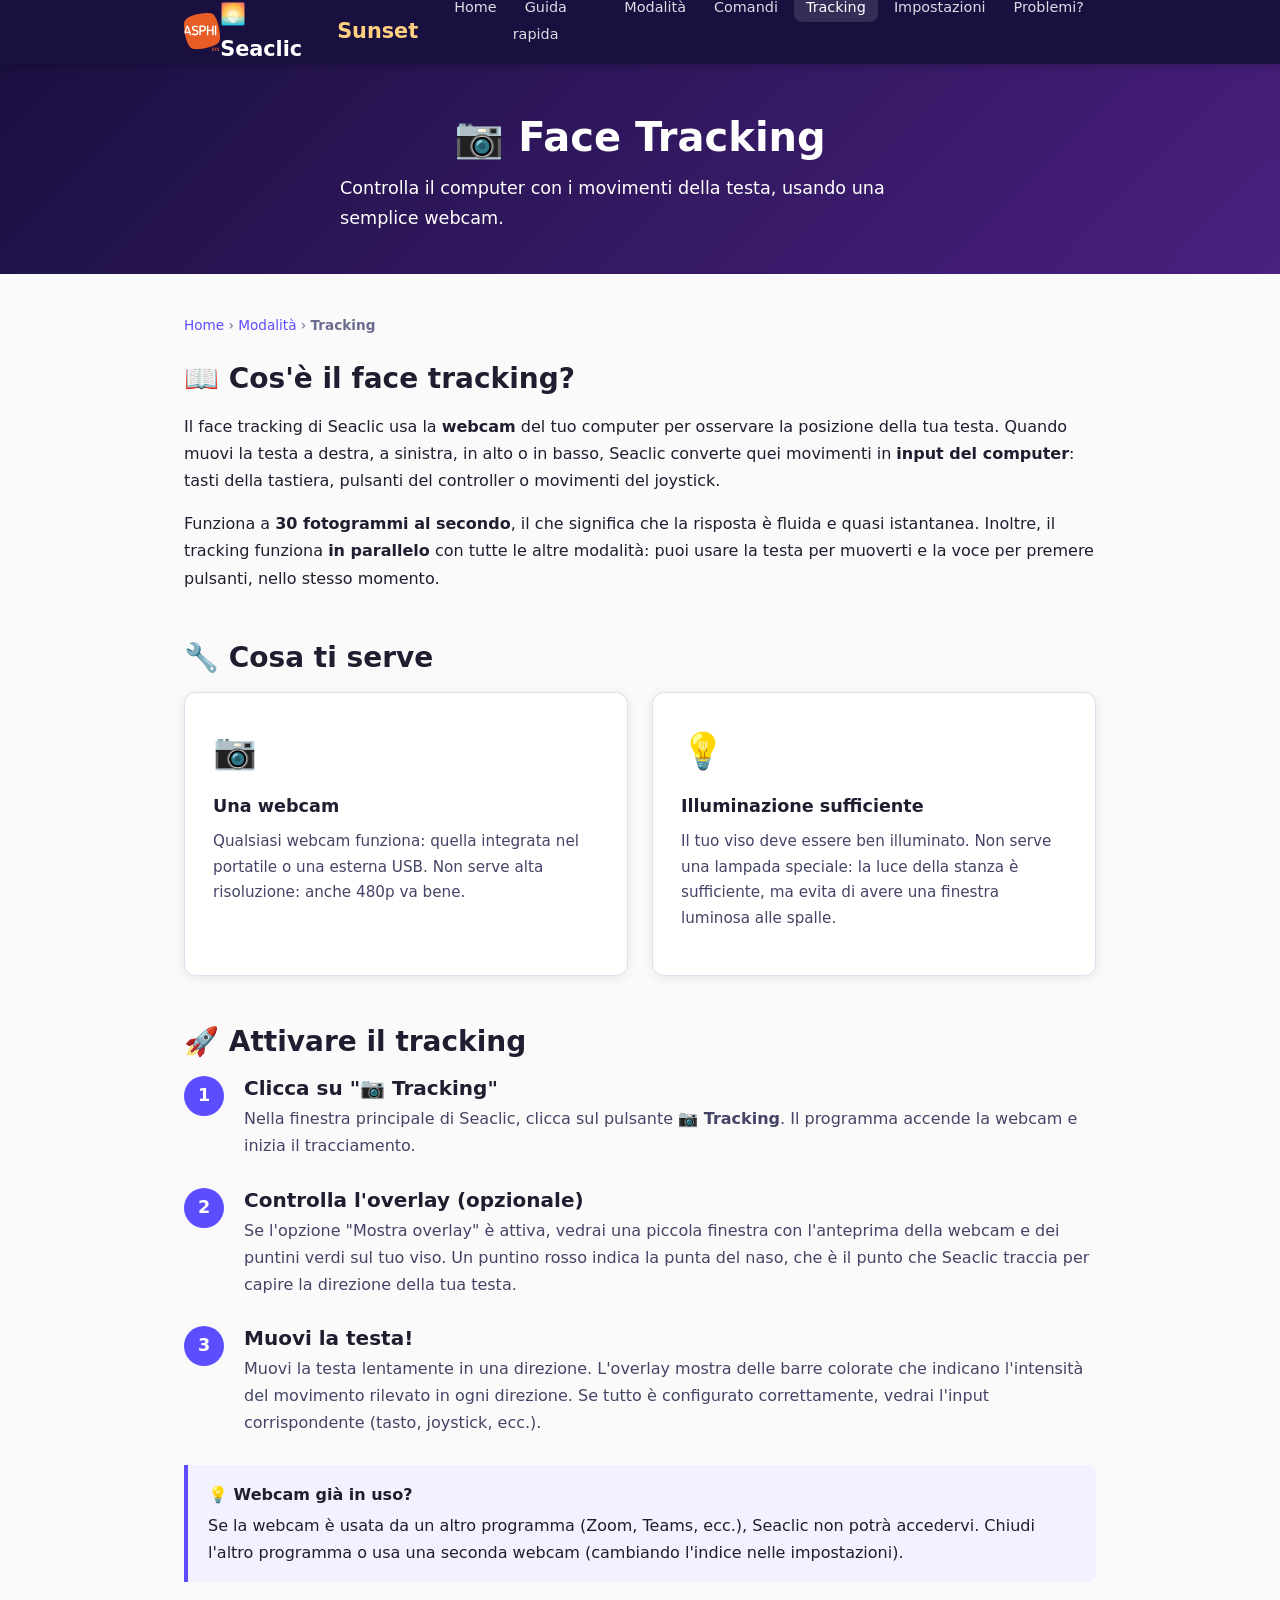
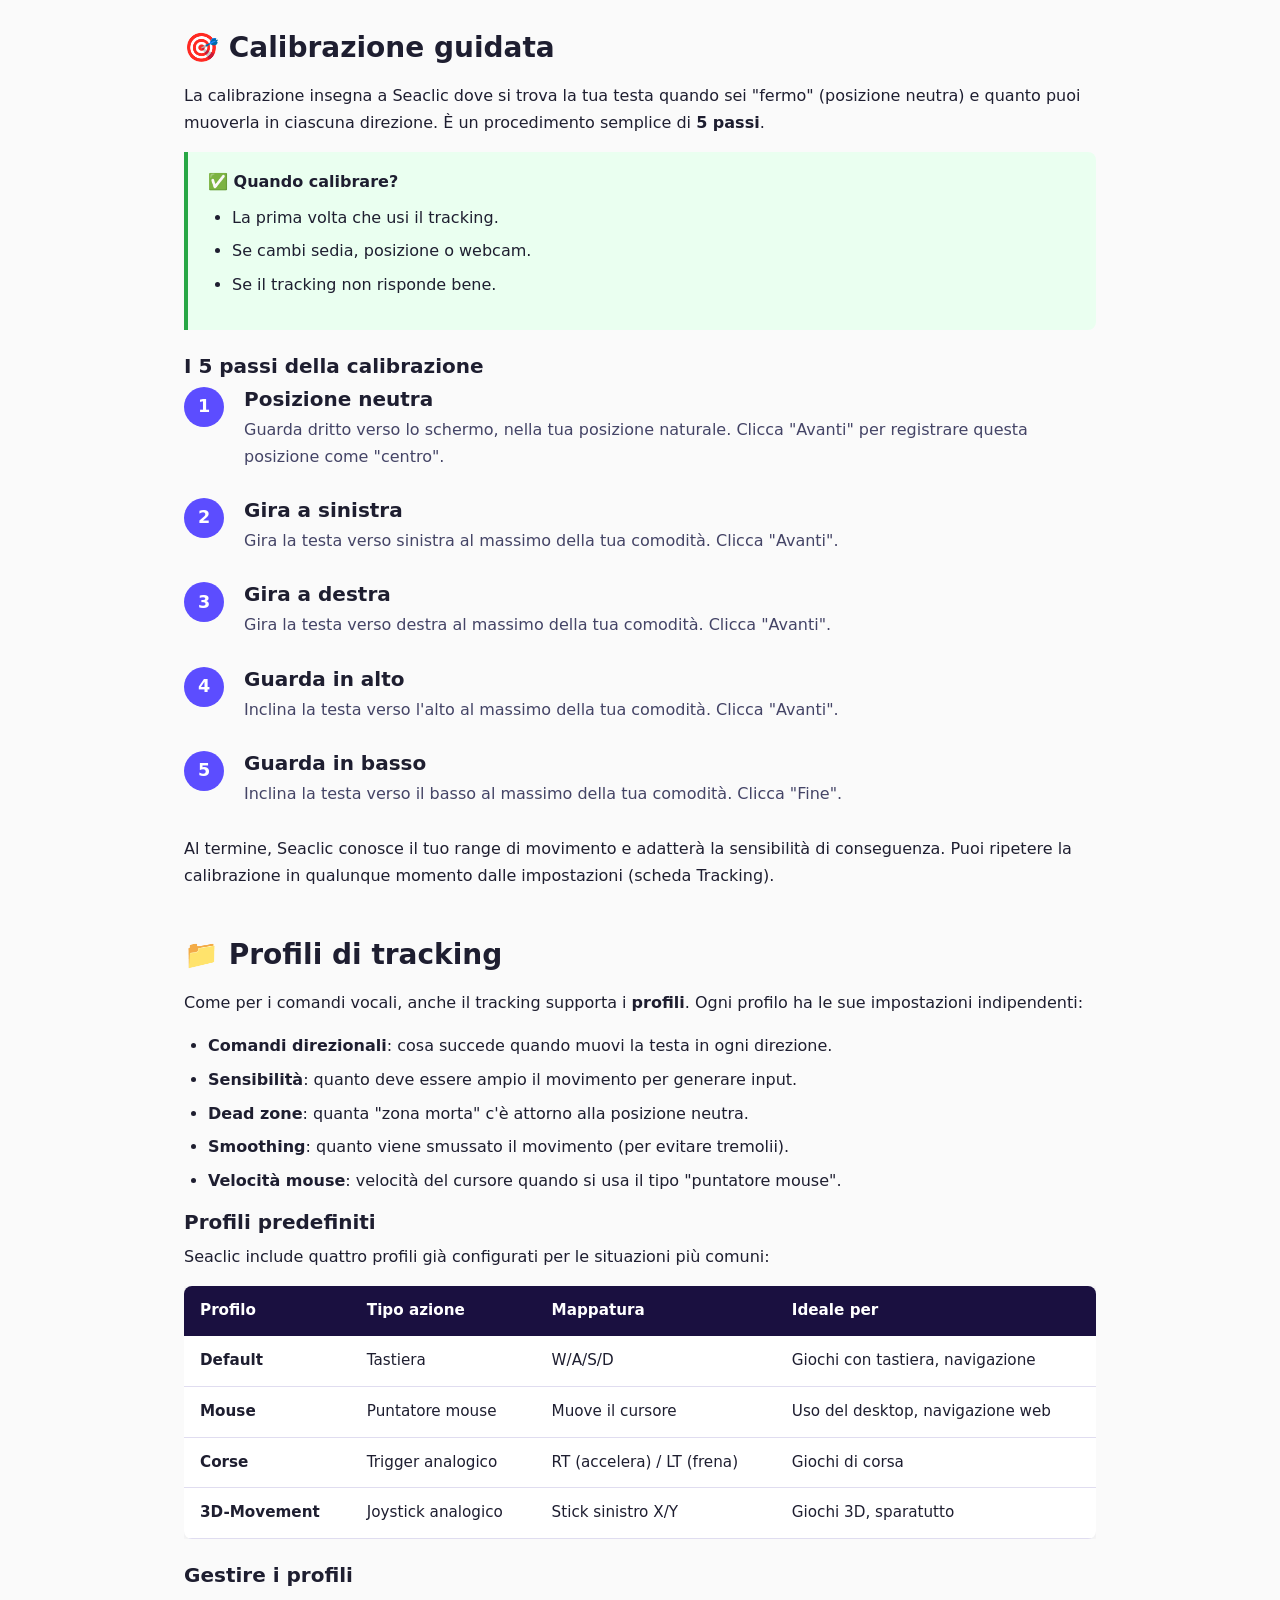
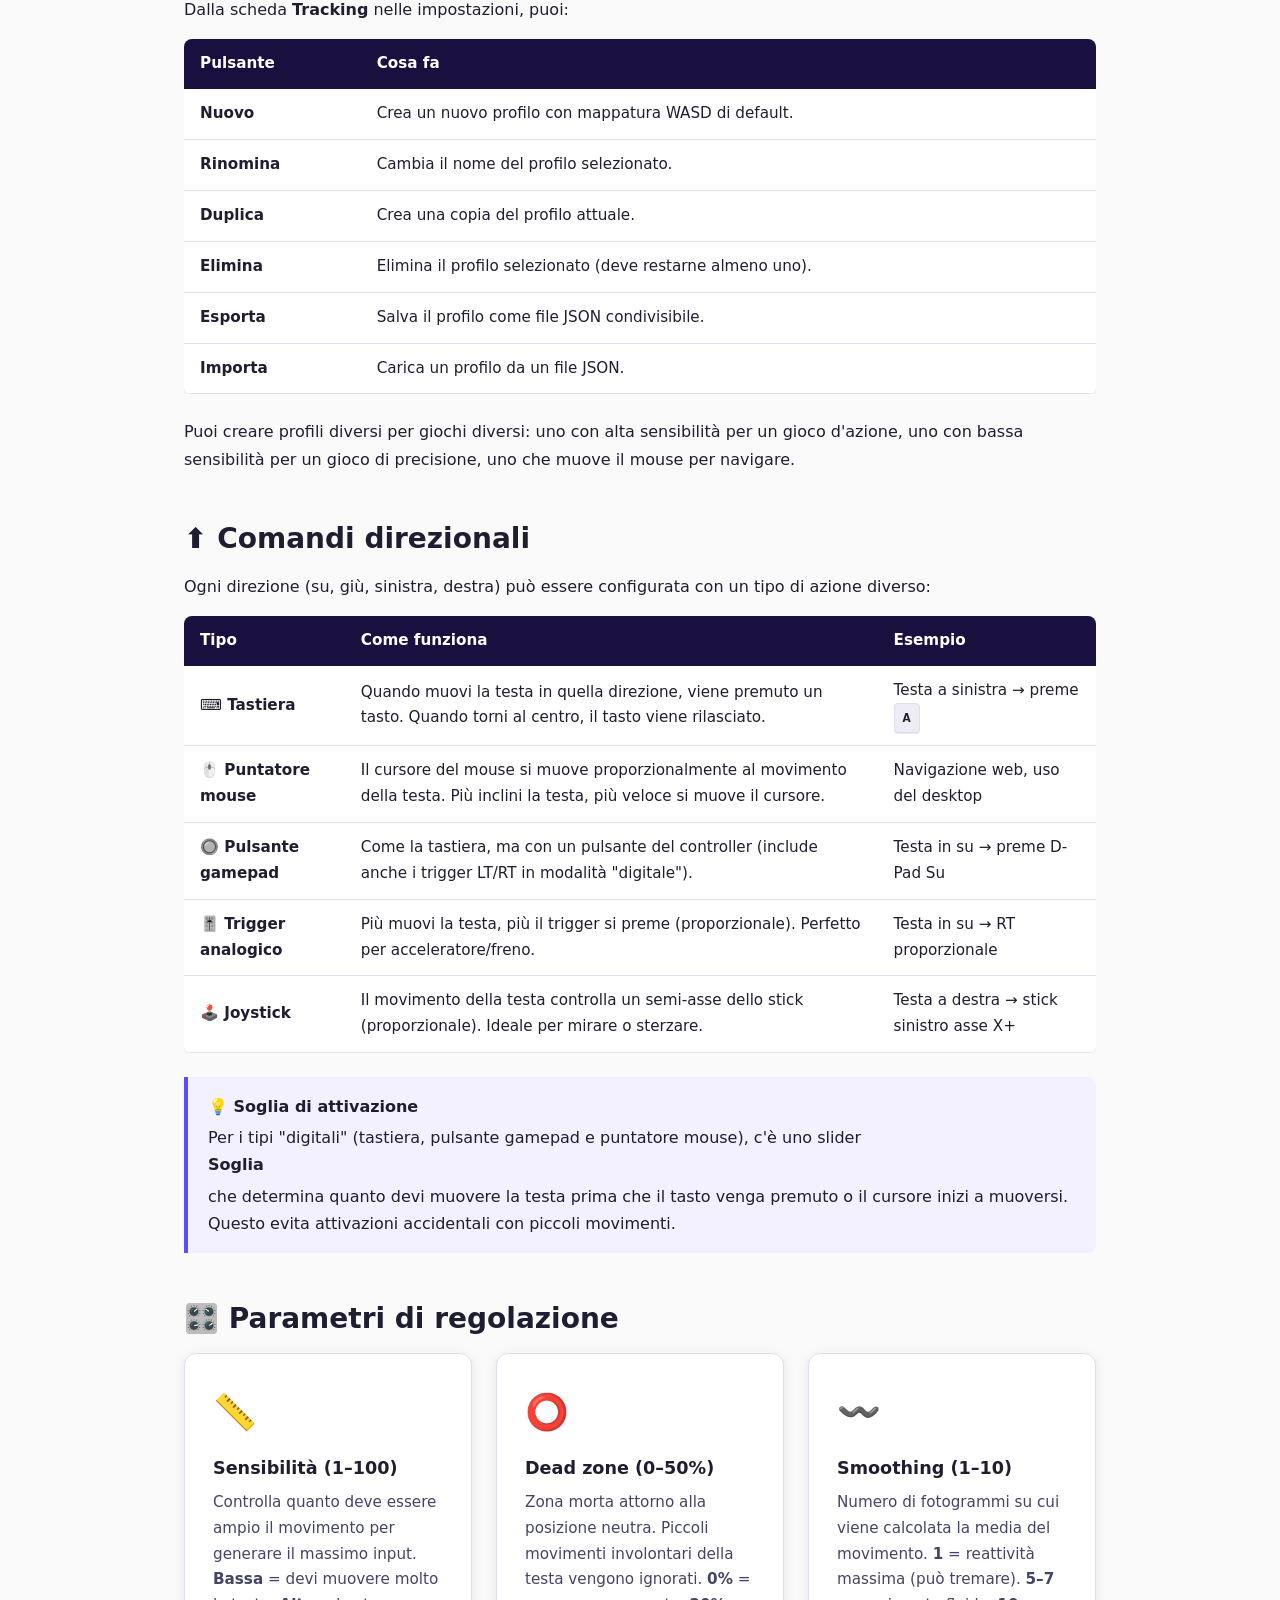
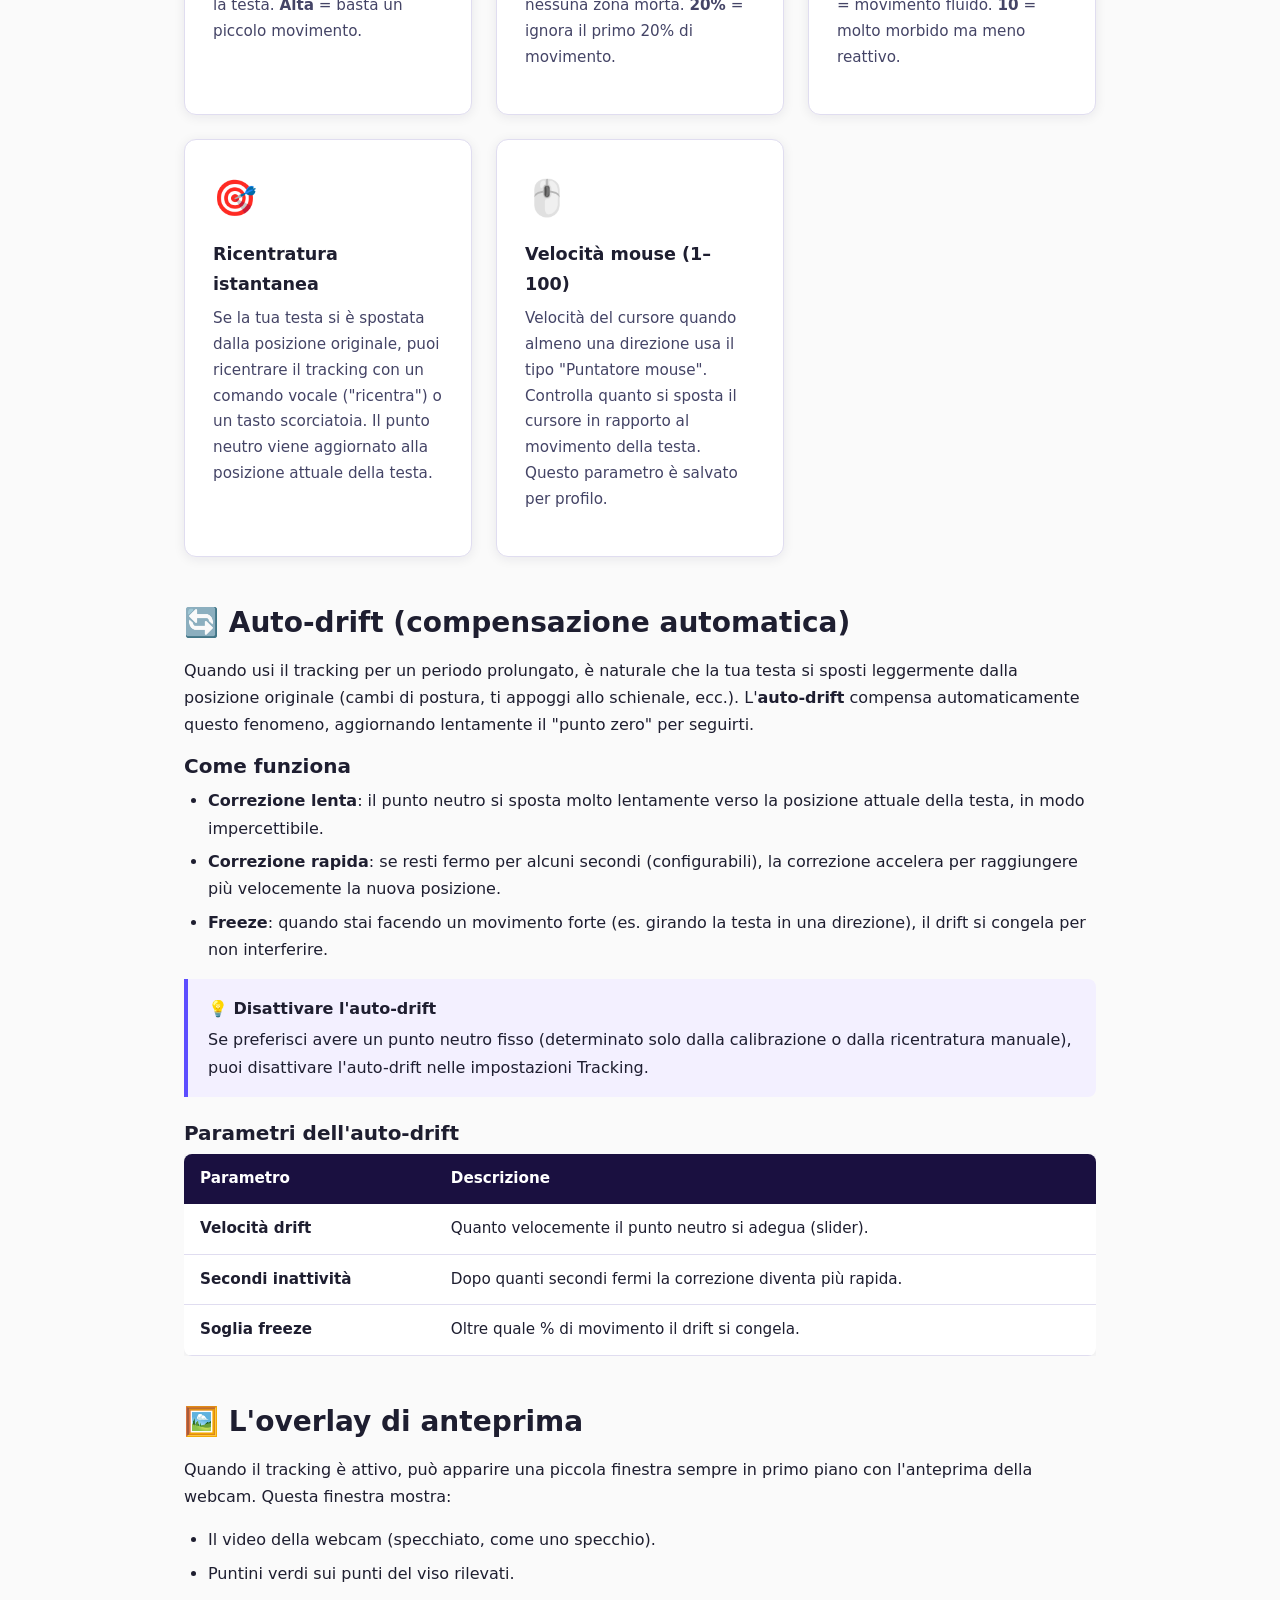
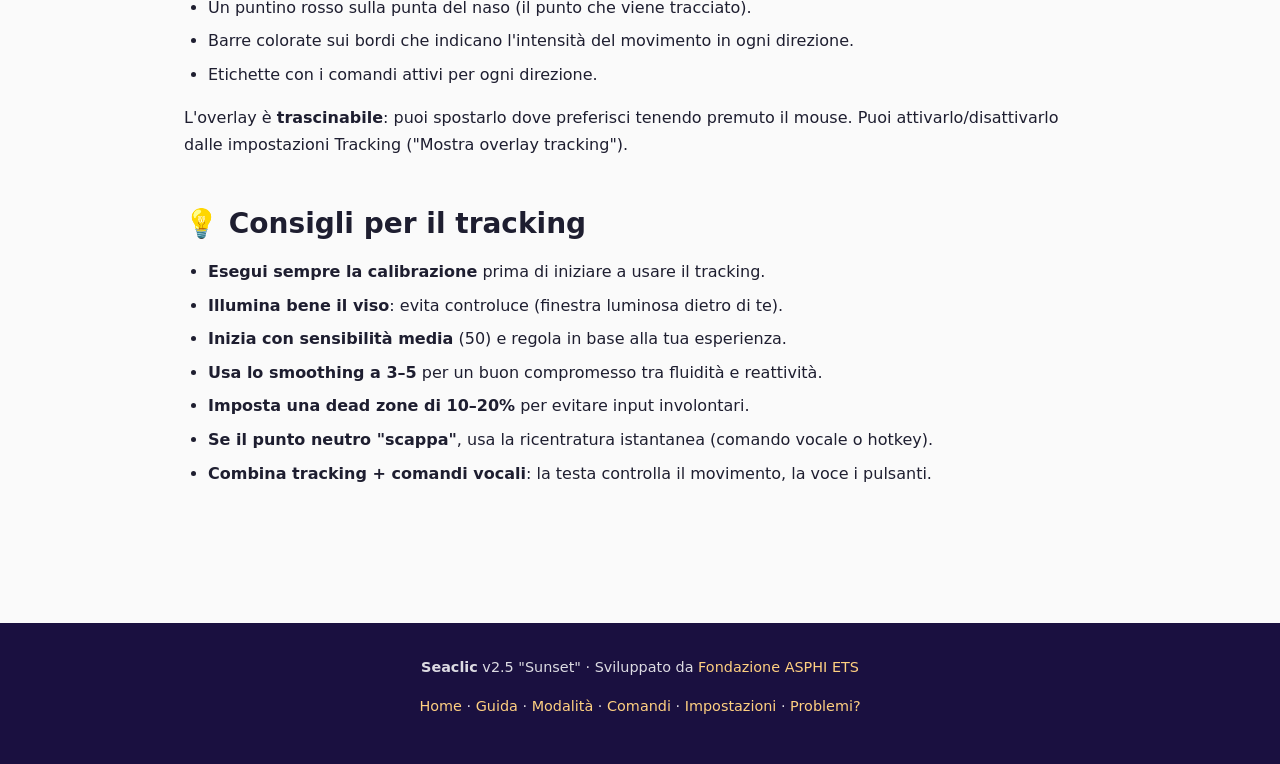
<file: tracking.html>
<!DOCTYPE html>
<html lang="it">
<head>
  <meta charset="UTF-8">
  <meta name="viewport" content="width=device-width, initial-scale=1.0">
  <title>Face Tracking — Seaclic</title>
  <meta name="description" content="Come configurare e usare il tracciamento facciale di Seaclic: webcam, calibrazione, profili, sensibilità e auto-drift.">
  <link rel="stylesheet" href="css/style.css">
</head>
<body>

<a class="skip-link" href="#main-content">Vai al contenuto principale</a>

<nav class="nav" role="navigation" aria-label="Navigazione principale">
  <div class="nav__inner">
    <a class="nav__asphi" href="https://www.asphi.it/" target="_blank" rel="noopener" aria-label="Fondazione ASPHI ETS"><img src="img/ASPHI_logo.svg" alt="ASPHI" class="nav__logo"></a>
    <a class="nav__brand" href="index.html">🌅 Seaclic <span>Sunset</span></a>
    <button class="nav__toggle" aria-label="Apri menu" aria-expanded="false">☰</button>
    <ul class="nav__links" role="list">
      <li><a href="index.html">Home</a></li>
      <li><a href="guida.html">Guida rapida</a></li>
      <li><a href="modalita.html">Modalità</a></li>
      <li><a href="comandi.html">Comandi</a></li>
      <li><a href="tracking.html" class="active">Tracking</a></li>
      <li><a href="impostazioni.html">Impostazioni</a></li>
      <li><a href="problemi.html">Problemi?</a></li>
    </ul>
  </div>
</nav>

<main id="main-content">

<header class="page-header">
  <h1>📷 Face Tracking</h1>
  <p>Controlla il computer con i movimenti della testa, usando una semplice webcam.</p>
</header>

<div class="container">
  <nav class="breadcrumb" aria-label="Percorso">
    <a href="index.html">Home</a> › <a href="modalita.html">Modalità</a> › <strong>Tracking</strong>
  </nav>

  <!-- ═══ COS'È ════════════════════════════════════════════════ -->
  <section class="section" id="introduzione">
    <h2>📖 Cos'è il face tracking?</h2>
    <p>
      Il face tracking di Seaclic usa la <strong>webcam</strong> del tuo computer per osservare la posizione
      della tua testa. Quando muovi la testa a destra, a sinistra, in alto o in basso, Seaclic
      converte quei movimenti in <strong>input del computer</strong>: tasti della tastiera, pulsanti del controller
      o movimenti del joystick.
    </p>
    <p>
      Funziona a <strong>30 fotogrammi al secondo</strong>, il che significa che la risposta è fluida e quasi
      istantanea. Inoltre, il tracking funziona <strong>in parallelo</strong> con tutte le altre modalità:
      puoi usare la testa per muoverti e la voce per premere pulsanti, nello stesso momento.
    </p>
  </section>

  <!-- ═══ PREREQUISITI ═════════════════════════════════════════ -->
  <section class="section" id="prerequisiti">
    <h2>🔧 Cosa ti serve</h2>
    <div class="cards cards--2">
      <div class="card">
        <div class="card__icon">📷</div>
        <div class="card__title">Una webcam</div>
        <p class="card__text">
          Qualsiasi webcam funziona: quella integrata nel portatile o una esterna USB.
          Non serve alta risoluzione: anche 480p va bene.
        </p>
      </div>
      <div class="card">
        <div class="card__icon">💡</div>
        <div class="card__title">Illuminazione sufficiente</div>
        <p class="card__text">
          Il tuo viso deve essere ben illuminato. Non serve una lampada speciale:
          la luce della stanza è sufficiente, ma evita di avere una finestra luminosa alle spalle.
        </p>
      </div>
    </div>
  </section>

  <!-- ═══ ATTIVARE IL TRACKING ═════════════════════════════════ -->
  <section class="section" id="attivare">
    <h2>🚀 Attivare il tracking</h2>

    <div class="steps">
      <div class="step">
        <div class="step__body">
          <h3>Clicca su "📷 Tracking"</h3>
          <p>
            Nella finestra principale di Seaclic, clicca sul pulsante <strong>📷 Tracking</strong>.
            Il programma accende la webcam e inizia il tracciamento.
          </p>
        </div>
      </div>
      <div class="step">
        <div class="step__body">
          <h3>Controlla l'overlay (opzionale)</h3>
          <p>
            Se l'opzione "Mostra overlay" è attiva, vedrai una piccola finestra con l'anteprima della webcam
            e dei puntini verdi sul tuo viso. Un puntino rosso indica la punta del naso, che è il punto
            che Seaclic traccia per capire la direzione della tua testa.
          </p>
        </div>
      </div>
      <div class="step">
        <div class="step__body">
          <h3>Muovi la testa!</h3>
          <p>
            Muovi la testa lentamente in una direzione. L'overlay mostra delle barre colorate
            che indicano l'intensità del movimento rilevato in ogni direzione.
            Se tutto è configurato correttamente, vedrai l'input corrispondente (tasto, joystick, ecc.).
          </p>
        </div>
      </div>
    </div>

    <div class="info-box">
      <strong>💡 Webcam già in uso?</strong>
      Se la webcam è usata da un altro programma (Zoom, Teams, ecc.), Seaclic non potrà accedervi.
      Chiudi l'altro programma o usa una seconda webcam (cambiando l'indice nelle impostazioni).
    </div>
  </section>

  <!-- ═══ CALIBRAZIONE ═════════════════════════════════════════ -->
  <section class="section" id="calibrazione">
    <h2>🎯 Calibrazione guidata</h2>

    <p>
      La calibrazione insegna a Seaclic dove si trova la tua testa quando sei "fermo" (posizione neutra)
      e quanto puoi muoverla in ciascuna direzione. È un procedimento semplice di <strong>5 passi</strong>.
    </p>

    <div class="info-box info-box--success">
      <strong>✅ Quando calibrare?</strong>
      <ul style="margin-top:.5rem">
        <li>La prima volta che usi il tracking.</li>
        <li>Se cambi sedia, posizione o webcam.</li>
        <li>Se il tracking non risponde bene.</li>
      </ul>
    </div>

    <h3>I 5 passi della calibrazione</h3>

    <div class="steps">
      <div class="step">
        <div class="step__body">
          <h3>Posizione neutra</h3>
          <p>Guarda dritto verso lo schermo, nella tua posizione naturale. Clicca "Avanti" per registrare questa posizione come "centro".</p>
        </div>
      </div>
      <div class="step">
        <div class="step__body">
          <h3>Gira a sinistra</h3>
          <p>Gira la testa verso sinistra al massimo della tua comodità. Clicca "Avanti".</p>
        </div>
      </div>
      <div class="step">
        <div class="step__body">
          <h3>Gira a destra</h3>
          <p>Gira la testa verso destra al massimo della tua comodità. Clicca "Avanti".</p>
        </div>
      </div>
      <div class="step">
        <div class="step__body">
          <h3>Guarda in alto</h3>
          <p>Inclina la testa verso l'alto al massimo della tua comodità. Clicca "Avanti".</p>
        </div>
      </div>
      <div class="step">
        <div class="step__body">
          <h3>Guarda in basso</h3>
          <p>Inclina la testa verso il basso al massimo della tua comodità. Clicca "Fine".</p>
        </div>
      </div>
    </div>

    <p>
      Al termine, Seaclic conosce il tuo range di movimento e adatterà la sensibilità di conseguenza.
      Puoi ripetere la calibrazione in qualunque momento dalle impostazioni (scheda Tracking).
    </p>
  </section>

  <!-- ═══ PROFILI TRACKING ═════════════════════════════════════ -->
  <section class="section" id="profili">
    <h2>📁 Profili di tracking</h2>

    <p>
      Come per i comandi vocali, anche il tracking supporta i <strong>profili</strong>.
      Ogni profilo ha le sue impostazioni indipendenti:
    </p>
    <ul>
      <li><strong>Comandi direzionali</strong>: cosa succede quando muovi la testa in ogni direzione.</li>
      <li><strong>Sensibilità</strong>: quanto deve essere ampio il movimento per generare input.</li>
      <li><strong>Dead zone</strong>: quanta "zona morta" c'è attorno alla posizione neutra.</li>
      <li><strong>Smoothing</strong>: quanto viene smussato il movimento (per evitare tremolii).</li>
      <li><strong>Velocità mouse</strong>: velocità del cursore quando si usa il tipo "puntatore mouse".</li>
    </ul>

    <h3>Profili predefiniti</h3>
    <p>Seaclic include quattro profili già configurati per le situazioni più comuni:</p>

    <div class="table-wrap">
      <table>
        <thead>
          <tr><th>Profilo</th><th>Tipo azione</th><th>Mappatura</th><th>Ideale per</th></tr>
        </thead>
        <tbody>
          <tr><td><strong>Default</strong></td><td>Tastiera</td><td>W/A/S/D</td><td>Giochi con tastiera, navigazione</td></tr>
          <tr><td><strong>Mouse</strong></td><td>Puntatore mouse</td><td>Muove il cursore</td><td>Uso del desktop, navigazione web</td></tr>
          <tr><td><strong>Corse</strong></td><td>Trigger analogico</td><td>RT (accelera) / LT (frena)</td><td>Giochi di corsa</td></tr>
          <tr><td><strong>3D-Movement</strong></td><td>Joystick analogico</td><td>Stick sinistro X/Y</td><td>Giochi 3D, sparatutto</td></tr>
        </tbody>
      </table>
    </div>

    <h3>Gestire i profili</h3>
    <p>
      Dalla scheda <strong>Tracking</strong> nelle impostazioni, puoi:
    </p>
    <div class="table-wrap">
      <table>
        <thead>
          <tr><th>Pulsante</th><th>Cosa fa</th></tr>
        </thead>
        <tbody>
          <tr><td><strong>Nuovo</strong></td><td>Crea un nuovo profilo con mappatura WASD di default.</td></tr>
          <tr><td><strong>Rinomina</strong></td><td>Cambia il nome del profilo selezionato.</td></tr>
          <tr><td><strong>Duplica</strong></td><td>Crea una copia del profilo attuale.</td></tr>
          <tr><td><strong>Elimina</strong></td><td>Elimina il profilo selezionato (deve restarne almeno uno).</td></tr>
          <tr><td><strong>Esporta</strong></td><td>Salva il profilo come file JSON condivisibile.</td></tr>
          <tr><td><strong>Importa</strong></td><td>Carica un profilo da un file JSON.</td></tr>
        </tbody>
      </table>
    </div>

    <p>
      Puoi creare profili diversi per giochi diversi: uno con alta sensibilità per un gioco d'azione,
      uno con bassa sensibilità per un gioco di precisione, uno che muove il mouse per navigare.
    </p>
  </section>

  <!-- ═══ COMANDI DIREZIONALI ══════════════════════════════════ -->
  <section class="section" id="direzioni">
    <h2>⬆️ Comandi direzionali</h2>

    <p>
      Ogni direzione (su, giù, sinistra, destra) può essere configurata con un tipo di azione diverso:
    </p>

    <div class="table-wrap">
      <table>
        <thead>
          <tr><th>Tipo</th><th>Come funziona</th><th>Esempio</th></tr>
        </thead>
        <tbody>
          <tr>
            <td><strong>⌨️ Tastiera</strong></td>
            <td>Quando muovi la testa in quella direzione, viene premuto un tasto. Quando torni al centro, il tasto viene rilasciato.</td>
            <td>Testa a sinistra → preme <kbd>A</kbd></td>
          </tr>
          <tr>
            <td><strong>🖱️ Puntatore mouse</strong></td>
            <td>Il cursore del mouse si muove proporzionalmente al movimento della testa. Più inclini la testa, più veloce si muove il cursore.</td>
            <td>Navigazione web, uso del desktop</td>
          </tr>
          <tr>
            <td><strong>🔘 Pulsante gamepad</strong></td>
            <td>Come la tastiera, ma con un pulsante del controller (include anche i trigger LT/RT in modalità "digitale").</td>
            <td>Testa in su → preme D-Pad Su</td>
          </tr>
          <tr>
            <td><strong>🎚️ Trigger analogico</strong></td>
            <td>Più muovi la testa, più il trigger si preme (proporzionale). Perfetto per acceleratore/freno.</td>
            <td>Testa in su → RT proporzionale</td>
          </tr>
          <tr>
            <td><strong>🕹️ Joystick</strong></td>
            <td>Il movimento della testa controlla un semi-asse dello stick (proporzionale). Ideale per mirare o sterzare.</td>
            <td>Testa a destra → stick sinistro asse X+</td>
          </tr>
        </tbody>
      </table>
    </div>

    <div class="info-box">
      <strong>💡 Soglia di attivazione</strong>
      Per i tipi "digitali" (tastiera, pulsante gamepad e puntatore mouse), c'è uno slider <strong>Soglia</strong> che determina
      quanto devi muovere la testa prima che il tasto venga premuto o il cursore inizi a muoversi. Questo evita attivazioni accidentali
      con piccoli movimenti.
    </div>
  </section>

  <!-- ═══ PARAMETRI ════════════════════════════════════════════ -->
  <section class="section" id="parametri">
    <h2>🎛️ Parametri di regolazione</h2>

    <div class="cards cards--2">
      <div class="card">
        <div class="card__icon">📏</div>
        <div class="card__title">Sensibilità (1–100)</div>
        <p class="card__text">
          Controlla quanto deve essere ampio il movimento per generare il massimo input.
          <strong>Bassa</strong> = devi muovere molto la testa.
          <strong>Alta</strong> = basta un piccolo movimento.
        </p>
      </div>
      <div class="card">
        <div class="card__icon">⭕</div>
        <div class="card__title">Dead zone (0–50%)</div>
        <p class="card__text">
          Zona morta attorno alla posizione neutra. Piccoli movimenti involontari della testa
          vengono ignorati. <strong>0%</strong> = nessuna zona morta. <strong>20%</strong> = ignora il primo 20% di movimento.
        </p>
      </div>
      <div class="card">
        <div class="card__icon">〰️</div>
        <div class="card__title">Smoothing (1–10)</div>
        <p class="card__text">
          Numero di fotogrammi su cui viene calcolata la media del movimento.
          <strong>1</strong> = reattività massima (può tremare).
          <strong>5–7</strong> = movimento fluido.
          <strong>10</strong> = molto morbido ma meno reattivo.
        </p>
      </div>
      <div class="card">
        <div class="card__icon">🎯</div>
        <div class="card__title">Ricentratura istantanea</div>
        <p class="card__text">
          Se la tua testa si è spostata dalla posizione originale, puoi ricentrare il tracking
          con un comando vocale ("ricentra") o un tasto scorciatoia.
          Il punto neutro viene aggiornato alla posizione attuale della testa.
        </p>
      </div>
      <div class="card">
        <div class="card__icon">🖱️</div>
        <div class="card__title">Velocità mouse (1–100)</div>
        <p class="card__text">
          Velocità del cursore quando almeno una direzione usa il tipo "Puntatore mouse".
          Controlla quanto si sposta il cursore in rapporto al movimento della testa.
          Questo parametro è salvato per profilo.
        </p>
      </div>
    </div>
  </section>

  <!-- ═══ AUTO-DRIFT ═══════════════════════════════════════════ -->
  <section class="section" id="autodrift">
    <h2>🔄 Auto-drift (compensazione automatica)</h2>

    <p>
      Quando usi il tracking per un periodo prolungato, è naturale che la tua testa si sposti leggermente
      dalla posizione originale (cambi di postura, ti appoggi allo schienale, ecc.).
      L'<strong>auto-drift</strong> compensa automaticamente questo fenomeno, aggiornando lentamente
      il "punto zero" per seguirti.
    </p>

    <h3>Come funziona</h3>
    <ul>
      <li><strong>Correzione lenta</strong>: il punto neutro si sposta molto lentamente verso la posizione attuale della testa, in modo impercettibile.</li>
      <li><strong>Correzione rapida</strong>: se resti fermo per alcuni secondi (configurabili), la correzione accelera per raggiungere più velocemente la nuova posizione.</li>
      <li><strong>Freeze</strong>: quando stai facendo un movimento forte (es. girando la testa in una direzione), il drift si congela per non interferire.</li>
    </ul>

    <div class="info-box">
      <strong>💡 Disattivare l'auto-drift</strong>
      Se preferisci avere un punto neutro fisso (determinato solo dalla calibrazione o dalla ricentratura manuale),
      puoi disattivare l'auto-drift nelle impostazioni Tracking.
    </div>

    <h3>Parametri dell'auto-drift</h3>
    <div class="table-wrap">
      <table>
        <thead>
          <tr><th>Parametro</th><th>Descrizione</th></tr>
        </thead>
        <tbody>
          <tr><td><strong>Velocità drift</strong></td><td>Quanto velocemente il punto neutro si adegua (slider).</td></tr>
          <tr><td><strong>Secondi inattività</strong></td><td>Dopo quanti secondi fermi la correzione diventa più rapida.</td></tr>
          <tr><td><strong>Soglia freeze</strong></td><td>Oltre quale % di movimento il drift si congela.</td></tr>
        </tbody>
      </table>
    </div>
  </section>

  <!-- ═══ OVERLAY ══════════════════════════════════════════════ -->
  <section class="section" id="overlay">
    <h2>🖼️ L'overlay di anteprima</h2>

    <p>
      Quando il tracking è attivo, può apparire una piccola finestra sempre in primo piano
      con l'anteprima della webcam. Questa finestra mostra:
    </p>
    <ul>
      <li>Il video della webcam (specchiato, come uno specchio).</li>
      <li>Puntini verdi sui punti del viso rilevati.</li>
      <li>Un puntino rosso sulla punta del naso (il punto che viene tracciato).</li>
      <li>Barre colorate sui bordi che indicano l'intensità del movimento in ogni direzione.</li>
      <li>Etichette con i comandi attivi per ogni direzione.</li>
    </ul>
    <p>
      L'overlay è <strong>trascinabile</strong>: puoi spostarlo dove preferisci tenendo premuto il mouse.
      Puoi attivarlo/disattivarlo dalle impostazioni Tracking ("Mostra overlay tracking").
    </p>
  </section>

  <!-- ═══ CONSIGLI ═════════════════════════════════════════════ -->
  <section class="section" id="consigli">
    <h2>💡 Consigli per il tracking</h2>
    <ul>
      <li><strong>Esegui sempre la calibrazione</strong> prima di iniziare a usare il tracking.</li>
      <li><strong>Illumina bene il viso</strong>: evita controluce (finestra luminosa dietro di te).</li>
      <li><strong>Inizia con sensibilità media</strong> (50) e regola in base alla tua esperienza.</li>
      <li><strong>Usa lo smoothing a 3–5</strong> per un buon compromesso tra fluidità e reattività.</li>
      <li><strong>Imposta una dead zone di 10–20%</strong> per evitare input involontari.</li>
      <li><strong>Se il punto neutro "scappa"</strong>, usa la ricentratura istantanea (comando vocale o hotkey).</li>
      <li><strong>Combina tracking + comandi vocali</strong>: la testa controlla il movimento, la voce i pulsanti.</li>
    </ul>
  </section>
</div>

</main>

<footer class="footer">
  <p>
    <strong>Seaclic</strong> v2.5 "Sunset" · Sviluppato da
    <a href="https://www.asphi.it/" target="_blank" rel="noopener">Fondazione ASPHI ETS</a>
  </p>
  <p style="margin-top:.5rem">
    <a href="index.html">Home</a> · <a href="guida.html">Guida</a> · <a href="modalita.html">Modalità</a> ·
    <a href="comandi.html">Comandi</a> · <a href="impostazioni.html">Impostazioni</a> · <a href="problemi.html">Problemi?</a>
  </p>
</footer>

<script src="js/main.js"></script>
</body>
</html>
</file>
<file: css/style.css>
/* ============================================================
   Seaclic – GitHub Pages Stylesheet
   Tema ispirato al codename "Sunset"
   ============================================================ */

/* ── Reset & base ──────────────────────────────────────────── */
*, *::before, *::after { box-sizing: border-box; margin: 0; padding: 0; }

:root {
  --clr-bg:        #FAFAFA;
  --clr-surface:   #FFFFFF;
  --clr-surface-2: #F3F0FF;
  --clr-text:      #1E1E30;
  --clr-text-mid:  #444466;
  --clr-text-light:#6B6B8D;
  --clr-primary:   #5C4DFF;
  --clr-primary-l: #8B7FFF;
  --clr-accent:    #FF6B35;
  --clr-accent-l:  #FF9A6C;
  --clr-sunset-1:  #1A1040;
  --clr-sunset-2:  #4A2080;
  --clr-sunset-3:  #C04070;
  --clr-sunset-4:  #FF8040;
  --clr-sunset-5:  #FFD080;
  --clr-success:   #28A745;
  --clr-warning:   #FFB020;
  --clr-danger:    #DC3545;
  --clr-border:    #E0DDF0;
  --radius:        12px;
  --radius-sm:     8px;
  --shadow:        0 2px 12px rgba(30,30,48,0.08);
  --shadow-lg:     0 8px 32px rgba(30,30,48,0.12);
  --font:          'Segoe UI', system-ui, -apple-system, sans-serif;
  --font-mono:     'Cascadia Code', 'Fira Code', 'Consolas', monospace;
  --max-w:         960px;
  --nav-h:         64px;
}

html { scroll-behavior: smooth; font-size: 16px; }

body {
  font-family: var(--font);
  color: var(--clr-text);
  background: var(--clr-bg);
  line-height: 1.7;
  -webkit-font-smoothing: antialiased;
}

/* ── Skip link (WCAG 2.4.1) ────────────────────────────────── */
.skip-link {
  position: absolute; top: -100%; left: 50%; transform: translateX(-50%);
  background: var(--clr-primary); color: #fff;
  padding: .75rem 1.5rem; border-radius: 0 0 var(--radius-sm) var(--radius-sm);
  font-weight: 700; font-size: 1rem; z-index: 200;
  transition: top .2s;
}
.skip-link:focus { top: 0; }

/* ── Focus visible (WCAG 2.4.7) ────────────────────────────── */
:focus-visible {
  outline: 3px solid var(--clr-primary);
  outline-offset: 2px;
}
.nav__links a:focus-visible,
.hero__cta:focus-visible,
.nav__brand:focus-visible,
.nav__asphi:focus-visible { outline-color: var(--clr-sunset-5); }

a { color: var(--clr-primary); text-decoration: none; transition: color .2s; }
a:hover { color: var(--clr-accent); }

img { max-width: 100%; height: auto; display: block; }

/* ── Typography ────────────────────────────────────────────── */
h1, h2, h3, h4 { line-height: 1.25; font-weight: 700; }
h1 { font-size: 2.5rem; }
h2 { font-size: 1.75rem; margin-bottom: .6em; }
h3 { font-size: 1.25rem; margin-bottom: .4em; }
p  { margin-bottom: 1em; }
ul, ol { margin-bottom: 1em; padding-left: 1.5em; }
li { margin-bottom: .4em; }

/* ── Navigation ────────────────────────────────────────────── */
.nav {
  position: sticky; top: 0; z-index: 100;
  background: var(--clr-sunset-1);
  color: #fff;
  height: var(--nav-h);
  display: flex; align-items: center;
  box-shadow: 0 2px 8px rgba(0,0,0,.2);
}
.nav__inner {
  max-width: var(--max-w);
  width: 100%; margin: 0 auto;
  padding: 0 1.5rem;
  display: flex; align-items: center; justify-content: space-between;
}
.nav__brand {
  font-size: 1.3rem; font-weight: 800;
  color: #fff; display: flex; align-items: center; gap: .5rem;
}
.nav__brand span { color: var(--clr-sunset-5); }
.nav__asphi { display: flex; align-items: center; flex-shrink: 0; }
.nav__logo { height: 38px; width: auto; }
.nav__links { display: flex; gap: .25rem; list-style: none; }
.nav__links a {
  color: rgba(255,255,255,.85); padding: .4rem .75rem; border-radius: var(--radius-sm);
  font-size: .9rem; font-weight: 500; transition: background .2s, color .2s;
}
.nav__links a:hover,
.nav__links a.active { background: rgba(255,255,255,.12); color: #fff; }

/* Hamburger (mobile) */
.nav__toggle {
  display: none; background: none; border: none; color: #fff;
  font-size: 1.5rem; cursor: pointer; padding: .25rem;
}

/* ── Layout helpers ────────────────────────────────────────── */
.container {
  max-width: var(--max-w);
  margin: 0 auto; padding: 2.5rem 1.5rem;
}
.section { margin-bottom: 3rem; }
.text-center { text-align: center; }
.text-muted { color: var(--clr-text-light); }

/* ── Hero ──────────────────────────────────────────────────── */
.hero {
  background: linear-gradient(135deg, var(--clr-sunset-1), var(--clr-sunset-2) 40%, var(--clr-sunset-3) 70%, var(--clr-sunset-4));
  color: #fff; text-align: center;
  padding: 5rem 1.5rem 4rem;
}
.hero h1 { font-size: 3rem; margin-bottom: .3em; }
.hero h1 span { color: var(--clr-sunset-5); }
.hero__sub {
  font-size: 1.2rem; max-width: 640px; margin: 0 auto 2rem;
  line-height: 1.6; text-align: left;
}
.hero__badges { display: flex; gap: .75rem; justify-content: center; flex-wrap: wrap; margin-bottom: 2rem; }
.badge {
  display: inline-flex; align-items: center; gap: .35rem;
  background: rgba(255,255,255,.15); backdrop-filter: blur(4px);
  padding: .35rem .85rem; border-radius: 999px;
  font-size: .85rem; font-weight: 600;
}
.hero__cta {
  display: inline-flex; align-items: center; gap: .5rem;
  background: var(--clr-accent); color: #fff;
  padding: .85rem 2rem; border-radius: 999px;
  font-weight: 700; font-size: 1.05rem;
  transition: background .2s, transform .15s;
  box-shadow: 0 4px 16px rgba(255,107,53,.35);
}
.hero__cta:hover { background: #e85a28; color: #fff; transform: translateY(-1px); }

/* ── Cards ─────────────────────────────────────────────────── */
.cards { display: grid; gap: 1.5rem; }
.cards--2 { grid-template-columns: repeat(auto-fit, minmax(280px, 1fr)); }
.cards--3 { grid-template-columns: repeat(auto-fit, minmax(240px, 1fr)); }
.cards--4 { grid-template-columns: repeat(auto-fit, minmax(200px, 1fr)); }
.cards--5 { grid-template-columns: repeat(auto-fit, minmax(180px, 1fr)); }
.card {
  background: var(--clr-surface);
  border: 1px solid var(--clr-border);
  border-radius: var(--radius);
  padding: 1.75rem;
  box-shadow: var(--shadow);
  transition: transform .2s, box-shadow .2s;
}
.card:hover { transform: translateY(-3px); box-shadow: var(--shadow-lg); }
.card__icon { font-size: 2.2rem; margin-bottom: .75rem; }
.card__title { font-size: 1.1rem; font-weight: 700; margin-bottom: .4rem; }
.card__text { color: var(--clr-text-mid); font-size: .95rem; }

/* ── Feature rows (alternating image+text) ─────────────────── */
.feature-row {
  display: flex; gap: 2.5rem; align-items: center; margin-bottom: 3rem;
}
.feature-row--reverse { flex-direction: row-reverse; }
.feature-row__content { flex: 1; }
.feature-row__media {
  flex: 1; background: var(--clr-surface-2);
  border-radius: var(--radius); padding: 2rem;
  display: flex; align-items: center; justify-content: center;
  min-height: 200px; font-size: 4rem;
}

/* ── Steps ─────────────────────────────────────────────────── */
.steps { counter-reset: step; }
.step {
  display: flex; gap: 1.25rem; margin-bottom: 1.75rem;
  align-items: flex-start;
}
.step::before {
  counter-increment: step;
  content: counter(step);
  flex-shrink: 0;
  width: 2.5rem; height: 2.5rem;
  background: var(--clr-primary);
  color: #fff; font-weight: 800; font-size: 1.1rem;
  border-radius: 50%;
  display: flex; align-items: center; justify-content: center;
}
.step__body h3, .step__body h4 { margin-bottom: .25rem; }
.step__body p { color: var(--clr-text-mid); margin-bottom: 0; }

/* ── Info boxes ────────────────────────────────────────────── */
.info-box {
  border-left: 4px solid var(--clr-primary);
  background: var(--clr-surface-2);
  padding: 1rem 1.25rem;
  border-radius: 0 var(--radius-sm) var(--radius-sm) 0;
  margin-bottom: 1.5rem;
}
.info-box--warning { border-color: var(--clr-warning); background: #FFF8E8; }
.info-box--success { border-color: var(--clr-success); background: #EAFFF0; }
.info-box--danger  { border-color: var(--clr-danger);  background: #FFF0F0; }
.info-box strong { display: block; margin-bottom: .25rem; }

/* ── Tables ────────────────────────────────────────────────── */
.table-wrap { overflow-x: auto; margin-bottom: 1.5rem; }
table {
  width: 100%; border-collapse: collapse;
  background: var(--clr-surface);
  border-radius: var(--radius-sm);
  overflow: hidden;
  box-shadow: var(--shadow);
}
thead { background: var(--clr-sunset-1); color: #fff; }
th, td { padding: .75rem 1rem; text-align: left; font-size: .95rem; }
tbody tr { border-bottom: 1px solid var(--clr-border); }
tbody tr:hover { background: var(--clr-surface-2); }

/* ── Accordion / FAQ ───────────────────────────────────────── */
.accordion { margin-bottom: 1.5rem; }
.accordion details {
  background: var(--clr-surface);
  border: 1px solid var(--clr-border);
  border-radius: var(--radius-sm);
  margin-bottom: .5rem;
  box-shadow: var(--shadow);
}
.accordion summary {
  padding: 1rem 1.25rem;
  font-weight: 600; cursor: pointer;
  list-style: none; display: flex; align-items: center; gap: .5rem;
}
.accordion summary::before { content: '▸'; transition: transform .2s; }
.accordion details[open] summary::before { transform: rotate(90deg); }
.accordion .acc-body { padding: 0 1.25rem 1rem; color: var(--clr-text-mid); }

/* ── Keyboard shortcut badges ──────────────────────────────── */
kbd {
  display: inline-block; padding: .15rem .5rem;
  background: #EEEDF5; border: 1px solid var(--clr-border);
  border-radius: 4px; font-family: var(--font-mono);
  font-size: .85rem; font-weight: 600;
  box-shadow: 0 1px 0 rgba(0,0,0,.08);
}

/* ── Footer ────────────────────────────────────────────────── */
.footer {
  background: var(--clr-sunset-1); color: rgba(255,255,255,.85);
  text-align: center; padding: 2rem 1.5rem;
  font-size: .9rem; margin-top: 3rem;
}
.footer a { color: var(--clr-sunset-5); }
.footer a:hover { color: #fff; }

/* ── Page header (inner pages) ─────────────────────────────── */
.page-header {
  background: linear-gradient(135deg, var(--clr-sunset-1), var(--clr-sunset-2));
  color: #fff; padding: 3rem 1.5rem 2.5rem; text-align: center;
}
.page-header h1 { margin-bottom: .3em; }
.page-header p { max-width: 600px; margin: 0 auto; font-size: 1.1rem; text-align: left; }

/* ── Breadcrumb ────────────────────────────────────────────── */
.breadcrumb {
  font-size: .85rem; margin-bottom: 1.5rem;
  color: var(--clr-text-light);
}
.breadcrumb a { color: var(--clr-primary); }

/* ── Side navigation (guide pages) ─────────────────────────── */
.layout-sidebar {
  display: grid; gap: 2rem;
  grid-template-columns: 220px 1fr;
}
.sidebar {
  position: sticky; top: calc(var(--nav-h) + 1.5rem); align-self: start;
}
.sidebar__nav { list-style: none; padding: 0; }
.sidebar__nav a {
  display: block; padding: .4rem .75rem; border-radius: var(--radius-sm);
  font-size: .9rem; color: var(--clr-text-mid);
  transition: background .2s, color .2s;
}
.sidebar__nav a:hover,
.sidebar__nav a.active { background: var(--clr-surface-2); color: var(--clr-primary); }
.sidebar__nav .sub { padding-left: 1.25rem; font-size: .85rem; }

/* ── Responsive ────────────────────────────────────────────── */
@media (max-width: 768px) {
  h1 { font-size: 2rem; }
  .hero { padding: 3rem 1rem 2.5rem; }
  .hero h1 { font-size: 2.2rem; }

  .nav__links {
    display: none; flex-direction: column;
    position: absolute; top: var(--nav-h); left: 0; right: 0;
    background: var(--clr-sunset-1); padding: 1rem;
    box-shadow: 0 4px 12px rgba(0,0,0,.3);
  }
  .nav__links.open { display: flex; }
  .nav__toggle { display: block; }

  .layout-sidebar { grid-template-columns: 1fr; }
  .sidebar { position: static; }
  .sidebar__nav {
    display: flex; flex-wrap: wrap; gap: .25rem;
    border-bottom: 1px solid var(--clr-border); padding-bottom: .75rem; margin-bottom: 1rem;
  }

  .feature-row, .feature-row--reverse { flex-direction: column; }
  .cards--4 { grid-template-columns: repeat(auto-fit, minmax(160px, 1fr)); }
}

@media (max-width: 480px) {
  .hero h1 { font-size: 1.7rem; }
  .hero__sub { font-size: 1rem; }
  .container { padding: 1.5rem 1rem; }
}
</file>
